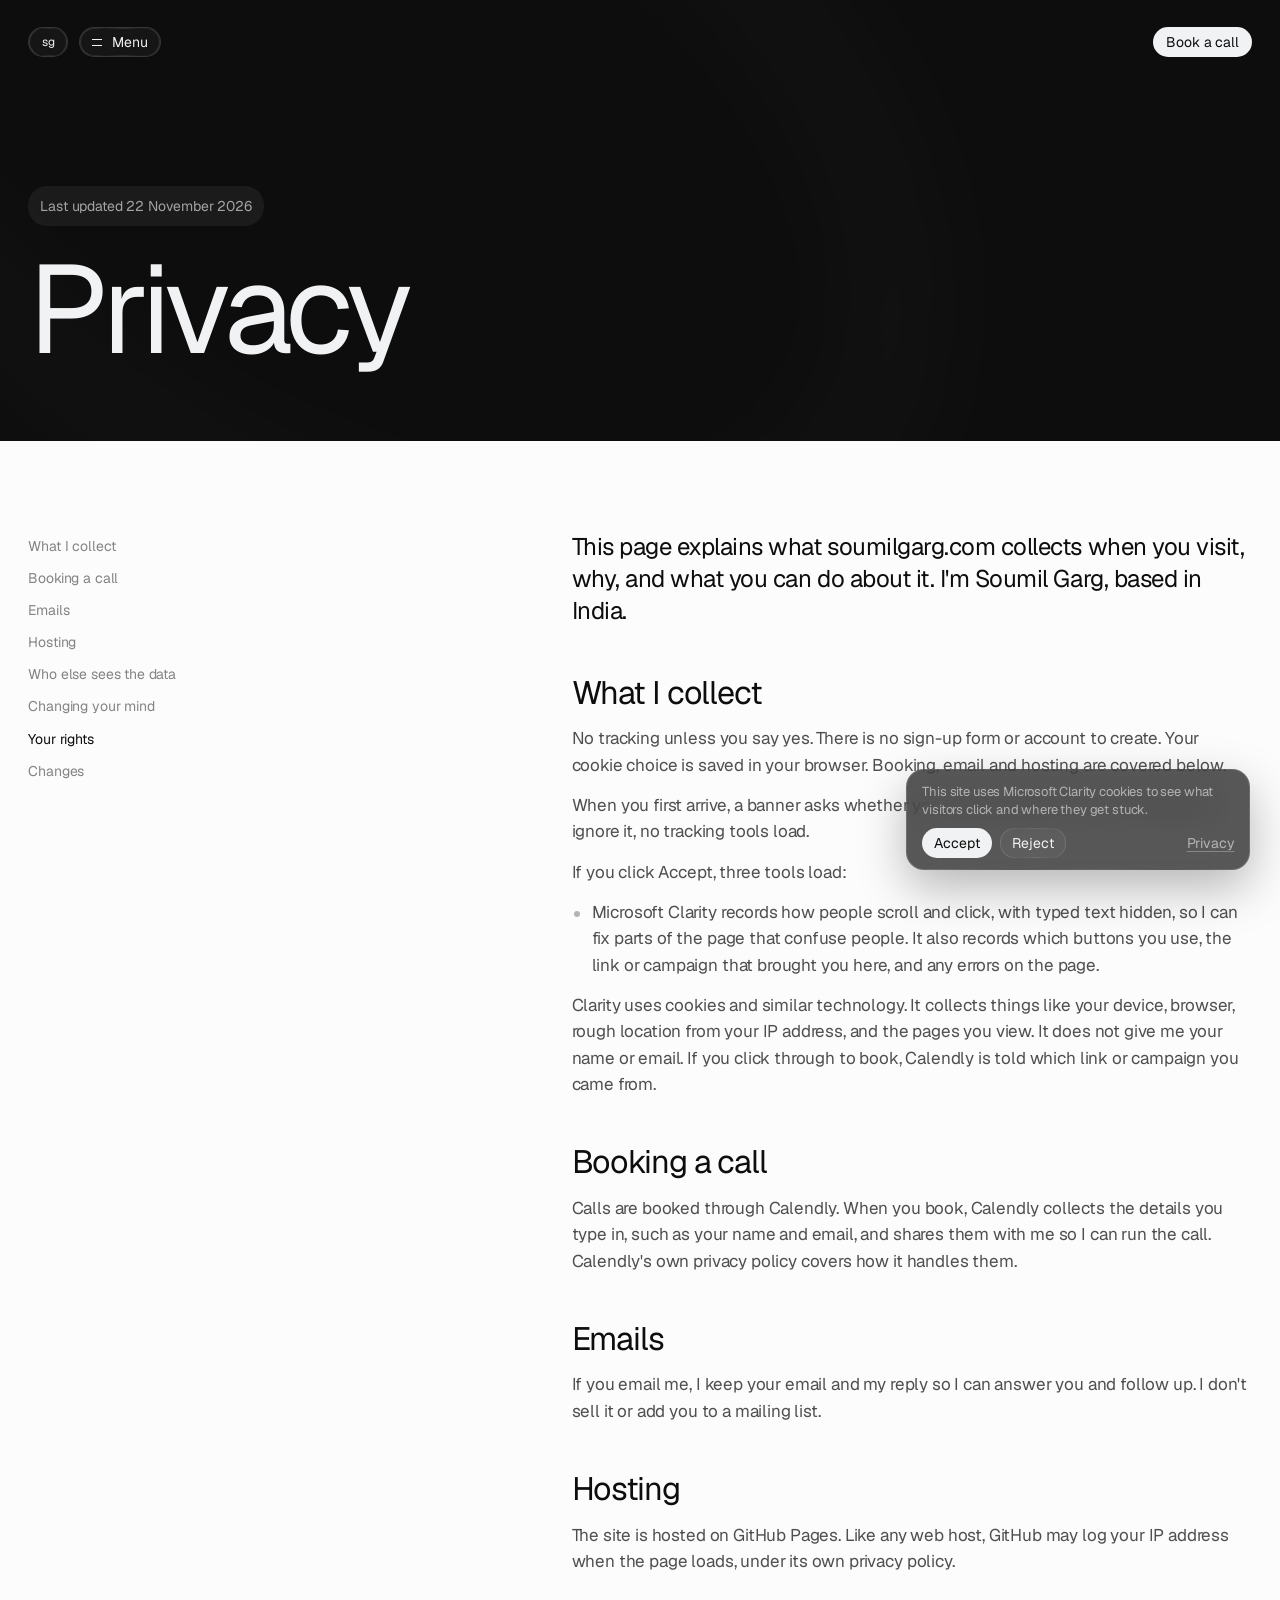
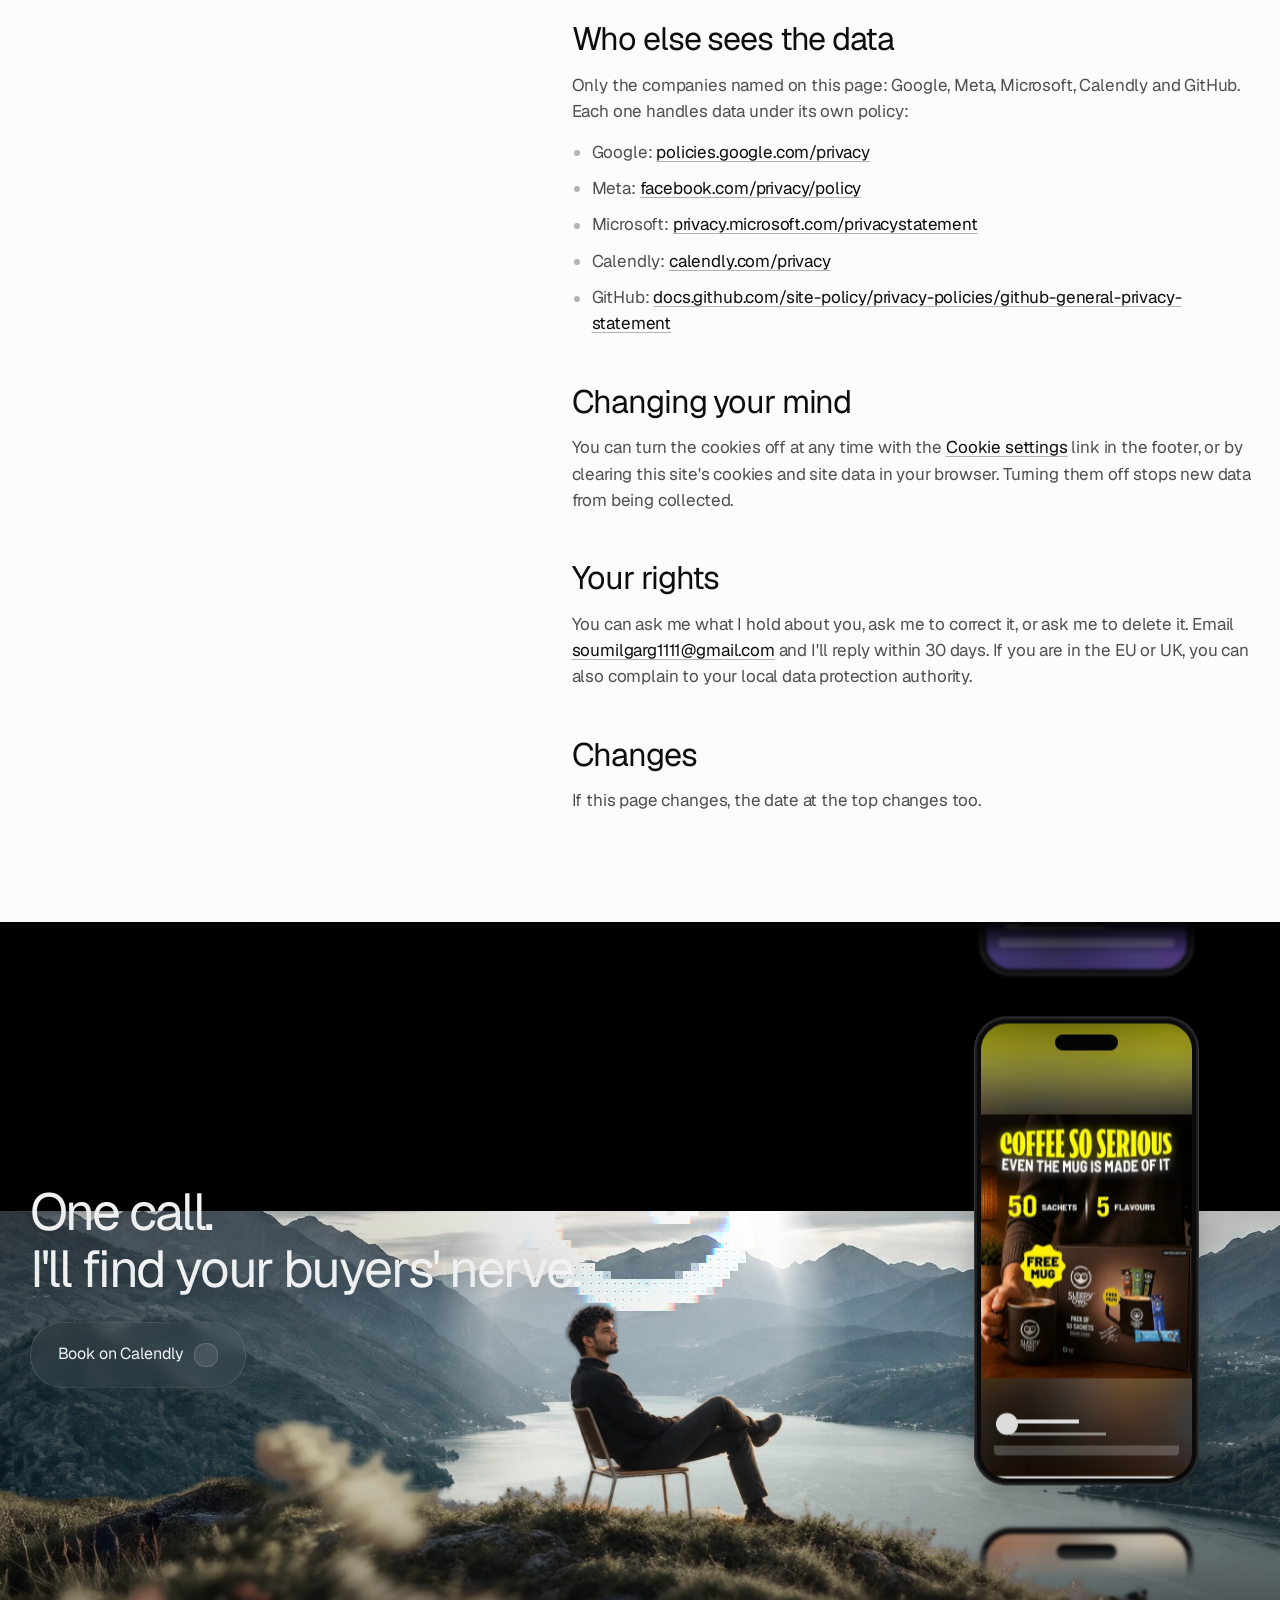
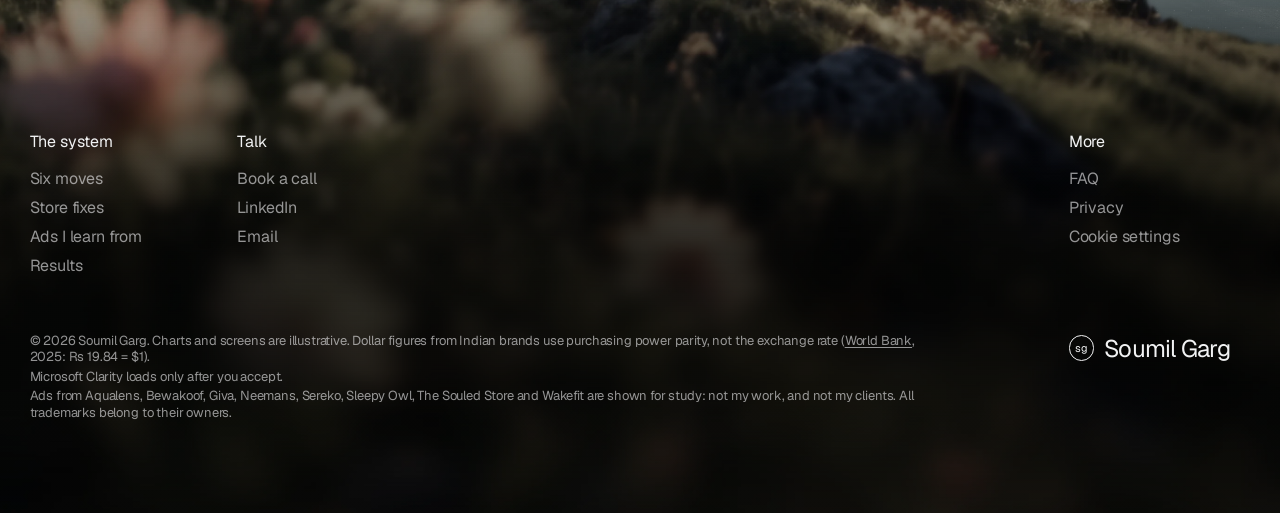
<file: privacy.html>
<!doctype html>
<html lang="en">
<head>
<meta charset="utf-8">
<meta name="viewport" content="width=device-width, initial-scale=1, viewport-fit=cover">
<title>Privacy · Soumil Garg</title>
<meta name="description" content="What soumilgarg.com collects when you visit, why, and what you can do about it.">
<meta name="theme-color" content="#0d0d0d">
<link rel="icon" href="/favicon.ico" sizes="48x48">
<link rel="icon" href="/favicon.png" type="image/png" sizes="96x96">
<link rel="apple-touch-icon" href="/apple-touch-icon.png">
<link rel="canonical" href="https://soumilgarg.com/privacy.html">
<link rel="preload" href="assets/fonts/Geist-Regular.woff2" as="font" type="font/woff2" crossorigin>
<link rel="stylesheet" href="css/app.css?v=96152a9e58" data-screens-css>
<script>document.documentElement.classList.add("js");try{var t=+sessionStorage.getItem("sg-tx");t&&Date.now()-t<8e3&&document.documentElement.classList.add("tx-enter")}catch{}</script>
<style>
  /* legal page: dark header band, one light reading column, the site footer */
  html{scrollbar-width:none;-ms-overflow-style:none}
  html::-webkit-scrollbar{width:0;height:0;display:none}
  ::selection{background:#dfe5f7;color:#0d0d0d}
  :focus-visible:not(input):not(textarea):not(select){outline:auto 10px #dfe5f7;outline-offset:5px;border-radius:5em}
  .skip{position:fixed;left:50%;top:8px;z-index:50;transform:translate(-50%,-140%);opacity:0;padding:8px 14px;border-radius:15px;background:#f1f2f3;color:#0d0d0d;font-size:14px;text-decoration:none;transition:opacity .15s cubic-bezier(.25,.46,.45,.94),transform .15s cubic-bezier(.25,.46,.45,.94)}
  .skip:focus{opacity:1;transform:translate(-50%,0)}
  .pv-hero{position:relative;background:var(--dark);color:#f1f2f3;padding:calc(10vh + 96px) var(--m) clamp(56px,8vh,96px);overflow:hidden}
  .pv-hero::after{content:"";position:absolute;left:-20%;top:-60%;width:90%;height:160%;border-radius:50%;border:2.6vw solid rgba(255,255,255,.05);
    transform:rotate(31deg);filter:blur(49px);pointer-events:none}
  .pv-updated{display:inline-flex;align-items:center;height:2.5rem;padding:0 .75rem;border-radius:1.1875rem;background:rgba(241,242,243,.06);
    font-size:14px;color:var(--mute);position:relative;z-index:1}
  .pv-title{position:relative;z-index:1;margin-top:24px;font-weight:400;font-size:clamp(64px,calc(3rem + 6vw),160px);line-height:.95;letter-spacing:-.06em}
  .pv-body{background:var(--page);color:var(--dark);padding:clamp(64px,10vh,120px) var(--m) clamp(80px,12vh,140px)}
  .pv-grid{display:grid;grid-template-columns:minmax(0,1fr) min(680px,100%);gap:var(--m);align-items:start}
  .pv-toc{position:sticky;top:calc(10vh + 24px);display:flex;flex-direction:column;gap:2px;font-size:14px}
  .pv-toc a{width:max-content;padding:6px 10px;margin-left:-10px;border-radius:12px;color:rgba(13,13,13,.5);text-decoration:none;
    transition:color .3s cubic-bezier(.215,.61,.355,1),background-color .3s cubic-bezier(.215,.61,.355,1)}
  .pv-toc a:hover{color:var(--dark);background:#10101008}
  .pv-toc a.is-current{color:var(--dark)}
  .pv-col{font-size:17px;line-height:1.55;color:rgba(13,13,13,.72)}
  .pv-col .lead{font-size:clamp(20px,1.1rem + .5vw,26px);line-height:1.35;letter-spacing:-.02em;color:var(--dark)}
  .pv-col section{padding-top:48px;scroll-margin-top:calc(10vh + 24px)}
  .pv-col h2{font-weight:400;font-size:clamp(26px,1.3rem + .9vw,34px);line-height:1.1;letter-spacing:-.035em;color:var(--dark);margin-bottom:14px}
  .pv-col p+p,.pv-col p+ul,.pv-col ul+p{margin-top:14px}
  .pv-col ul{list-style:none;display:grid;gap:10px}
  .pv-col li{position:relative;padding-left:20px}
  .pv-col li::before{content:"";position:absolute;left:2px;top:.68em;width:6px;height:6px;border-radius:50%;background:rgba(13,13,13,.3)}
  .pv-col a,.pv-inline{color:var(--dark);text-decoration:underline;text-underline-offset:3px;text-decoration-color:rgba(13,13,13,.3);
    transition:text-decoration-color .3s cubic-bezier(.215,.61,.355,1)}
  .pv-col a:hover,.pv-inline:hover{text-decoration-color:currentColor}
  .pv-inline{font:inherit;padding:0;background:none;border:0;cursor:pointer}
  .pv-todo{background:#f6efe2;border-radius:6px;padding:0 4px;color:var(--dark)}
  /* reveals (only with JS and motion allowed) */
  .js .pv-title .ch{display:inline-block;animation:pv-slide .55s cubic-bezier(.16,1,.3,1) backwards;animation-delay:calc(.15s + var(--i) * 30ms)}
  .js .pv-title{animation:pv-blur .35s linear backwards .15s}
  .js .pv-title .wm{display:inline-block;overflow:hidden;vertical-align:top;margin:-.14em -.06em;padding:.14em .06em}
  @keyframes pv-slide{from{transform:translateY(130%)}}
  @keyframes pv-blur{from{filter:blur(.08em)}}
  .js .pv-up{opacity:0;transform:translateY(40px);filter:blur(.5rem);transition:opacity 1.2s cubic-bezier(.215,.61,.355,1),transform 1.2s cubic-bezier(.215,.61,.355,1),filter 1.2s cubic-bezier(.215,.61,.355,1)}
  .js .pv-up.is-inview{opacity:1;transform:none;filter:none}
  @media (max-width:991px){ .pv-grid{grid-template-columns:1fr} .pv-toc{display:none} }
  @media (max-width:767px){
    .nav{padding:16px var(--m) 0}
    .pill-logo,.pill-menu{height:2.75rem;border-radius:1.3125rem}
    .pill-logo{width:2.75rem}
    .nav .pill-solid{height:2rem;border-radius:1rem}
    .pv-hero{padding-top:calc(84px + 64px)}
    .pv-col{font-size:16px}
  }
  @media (prefers-reduced-motion:reduce){
    .js .pv-title,.js .pv-title .ch{animation:none}
    .js .pv-up{opacity:1;transform:none;filter:none;transition:none}
  }
</style>
</head>
<body>
<a class="skip" href="#main">Skip to content</a>
<header class="nav" id="nav">
  <div class="nav-blur" aria-hidden="true"></div>
  <div class="nav-l">
    <a class="pill pill-logo" href="index.html" aria-label="Soumil Garg, home">sg</a>
    <button class="pill pill-menu" type="button" aria-label="Menu"><i class="menu-icon" aria-hidden="true"></i><span>Menu</span></button>
  </div>
  <div class="nav-r">
    <a class="pill pill-solid" href="https://calendly.com/soumilgarg0888/new-meeting" target="_blank" rel="noopener">Book a call</a>
  </div>
</header>
<nav class="wf-menu" id="navMenu" aria-label="Site menu" data-lenis-prevent inert>
  <ul class="wf-menu-pri">
    <li class="wf-menu-item" style="--ii:0"><a class="wf-menu-link" href="index.html" data-tr-menu>Home</a></li>
    <li class="wf-menu-item" style="--ii:1"><a class="wf-menu-link" href="index.html#system" data-tr-menu>The Nerve System</a></li>
    <li class="wf-menu-item" style="--ii:2"><a class="wf-menu-link" href="index.html#store-fixes" data-tr-menu>Store fixes</a></li>
    <li class="wf-menu-item" style="--ii:3"><a class="wf-menu-link" href="index.html#winning-ads" data-tr-menu>Ads I learn from</a></li>
    <li class="wf-menu-item" style="--ii:4"><a class="wf-menu-link" href="index.html#results" data-tr-menu>Results</a></li>
    <li class="wf-menu-item" style="--ii:5"><a class="wf-menu-link" href="index.html#faq" data-tr-menu>FAQ</a></li>
    <li class="wf-menu-item" style="--ii:6"><a class="wf-menu-link" href="https://calendly.com/soumilgarg0888/new-meeting" target="_blank" rel="noopener" data-tr-menu>Book a call</a></li>
  </ul>
  <ul class="wf-menu-sec">
    <li class="wf-menu-sitem"><a href="https://www.linkedin.com/in/soumil-garg" target="_blank" rel="noopener">LinkedIn</a></li>
    <li class="wf-menu-sitem"><a href="mailto:soumilgarg1111@gmail.com">Email</a></li>
  </ul>
</nav>
  <svg class="wf-defs" aria-hidden="true" focusable="false" width="0" height="0">
    <symbol id="wf-i-arrow" viewBox="0 0 12 12"><path d="M2.25 6h7.5M6.6 2.85 9.75 6 6.6 9.15" fill="none" stroke="currentColor" stroke-width="1.15" stroke-linecap="round" stroke-linejoin="round"/></symbol>
    <symbol id="wf-i-note" viewBox="0 0 12 12"><path d="M6 2v8M2.54 4 9.46 8M2.54 8 9.46 4" fill="none" stroke="currentColor" stroke-width="1.1" stroke-linecap="round"/></symbol>
    <symbol id="wf-i-play" viewBox="0 0 16 16"><path d="M5.2 3.6v8.8a.5.5 0 0 0 .76.43l7.04-4.4a.5.5 0 0 0 0-.86L5.96 3.17a.5.5 0 0 0-.76.43Z" fill="currentColor"/></symbol>
    <symbol id="wf-i-pause" viewBox="0 0 16 16"><path d="M5 3.5v9M11 3.5v9" stroke="currentColor" stroke-width="1.6" stroke-linecap="round"/></symbol>
    <symbol id="wf-i-sound" viewBox="0 0 16 16"><path d="M2.5 6.2h2.2L8 3.4v9.2L4.7 9.8H2.5Z" fill="none" stroke="currentColor" stroke-width="1.2" stroke-linejoin="round"/><path d="M10.6 5.6a3.3 3.3 0 0 1 0 4.8M12.4 4a5.6 5.6 0 0 1 0 8" fill="none" stroke="currentColor" stroke-width="1.2" stroke-linecap="round"/></symbol>
    <symbol id="wf-i-muted" viewBox="0 0 16 16"><path d="M2.5 6.2h2.2L8 3.4v9.2L4.7 9.8H2.5Z" fill="none" stroke="currentColor" stroke-width="1.2" stroke-linejoin="round"/><path d="m10.5 6 3.6 4M14.1 6l-3.6 4" stroke="currentColor" stroke-width="1.2" stroke-linecap="round"/></symbol>
    <symbol id="wf-i-chev" viewBox="0 0 16 16"><path d="M9.8 3.8 5.6 8l4.2 4.2" fill="none" stroke="currentColor" stroke-width="1.3" stroke-linecap="round" stroke-linejoin="round"/></symbol>
  </svg>
<main id="main" tabindex="-1">
  <section class="pv-hero" data-theme="dark">
    <span class="pv-updated">Last updated 22 November 2026</span>
    <h1 class="pv-title" id="pvTitle">Privacy</h1>
  </section>
  <article class="pv-body" data-theme="light">
    <div class="pv-grid">
      <nav class="pv-toc" aria-label="Sections">
        <a href="#collect">What I collect</a>
        <a href="#booking">Booking a call</a>
        <a href="#emails">Emails</a>
        <a href="#hosting">Hosting</a>
        <a href="#who">Who else sees the data</a>
        <a href="#change">Changing your mind</a>
        <a href="#rights">Your rights</a>
        <a href="#changes">Changes</a>
      </nav>
      <div class="pv-col">
        <p class="lead pv-up">This page explains what soumilgarg.com collects when you visit, why, and what you can do about it. I'm Soumil Garg, based in India.</p>
        <section id="collect" class="pv-up">
          <h2>What I collect</h2>
          <p>No tracking unless you say yes. There is no sign-up form or account to create. Your cookie choice is saved in your browser. Booking, email and hosting are covered below.</p>
          <p>When you first arrive, a banner asks whether you accept cookies. If you click Reject or ignore it, no tracking tools load.</p>
          <p>If you click Accept, three tools load:</p>
          <ul>
            <li>Microsoft Clarity records how people scroll and click, with typed text hidden, so I can fix parts of the page that confuse people. It also records which buttons you use, the link or campaign that brought you here, and any errors on the page.</li>
          </ul>
          <p>Clarity uses cookies and similar technology. It collects things like your device, browser, rough location from your IP address, and the pages you view. It does not give me your name or email. If you click through to book, Calendly is told which link or campaign you came from.</p>
        </section>
        <section id="booking" class="pv-up">
          <h2>Booking a call</h2>
          <p>Calls are booked through Calendly. When you book, Calendly collects the details you type in, such as your name and email, and shares them with me so I can run the call. Calendly's own privacy policy covers how it handles them.</p>
        </section>
        <section id="emails" class="pv-up">
          <h2>Emails</h2>
          <p>If you email me, I keep your email and my reply so I can answer you and follow up. I don't sell it or add you to a mailing list.</p>
        </section>
        <section id="hosting" class="pv-up">
          <h2>Hosting</h2>
          <p>The site is hosted on GitHub Pages. Like any web host, GitHub may log your IP address when the page loads, under its own privacy policy.</p>
        </section>
        <section id="who" class="pv-up">
          <h2>Who else sees the data</h2>
          <p>Only the companies named on this page: Google, Meta, Microsoft, Calendly and GitHub. Each one handles data under its own policy:</p>
          <ul>
            <li>Google: <a href="https://policies.google.com/privacy" target="_blank" rel="noopener">policies.google.com/privacy</a></li>
            <li>Meta: <a href="https://www.facebook.com/privacy/policy" target="_blank" rel="noopener">facebook.com/privacy/policy</a></li>
            <li>Microsoft: <a href="https://privacy.microsoft.com/privacystatement" target="_blank" rel="noopener">privacy.microsoft.com/privacystatement</a></li>
            <li>Calendly: <a href="https://calendly.com/privacy" target="_blank" rel="noopener">calendly.com/privacy</a></li>
            <li>GitHub: <a href="https://docs.github.com/site-policy/privacy-policies/github-general-privacy-statement" target="_blank" rel="noopener">docs.github.com/site-policy/privacy-policies/github-general-privacy-statement</a></li>
          </ul>
        </section>
        <section id="change" class="pv-up">
          <h2>Changing your mind</h2>
          <p>You can turn the cookies off at any time with the <button type="button" class="pv-inline" data-cookie-settings>Cookie settings</button> link in the footer, or by clearing this site's cookies and site data in your browser. Turning them off stops new data from being collected.</p>
        </section>
        <section id="rights" class="pv-up">
          <h2>Your rights</h2>
          <p>You can ask me what I hold about you, ask me to correct it, or ask me to delete it. Email <a href="mailto:soumilgarg1111@gmail.com">soumilgarg1111@gmail.com</a> and I'll reply within 30 days. If you are in the EU or UK, you can also complain to your local data protection authority.</p>
        </section>
        <section id="changes" class="pv-up">
          <h2>Changes</h2>
          <p>If this page changes, the date at the top changes too.</p>
        </section>
      </div>
    </div>
  </article>
  <footer class="footer wf-foot" id="footer" data-theme="dark">
    <div class="wf-foot-scene" aria-hidden="true" data-gl-scene="footer">
      <canvas class="wf-scene-gl"></canvas>
      <div class="wf-scene-shade"></div>
    </div>
    <div class="wf-foot-phones" aria-hidden="true">
      <div class="wf-ph-track">
        <div class="wf-ph"><div class="wf-ph-scr"><i class="wf-ph-bg" style="background-image:url(assets/ads/picks/sleepy_owl_coffee_926592760393383_bg.jpg)"></i><img src="assets/ads/picks/sleepy_owl_coffee_926592760393383_sm.webp" alt="" width="432" height="540" loading="lazy" decoding="async"><span class="wf-ph-ui"></span></div></div>
        <div class="wf-ph"><div class="wf-ph-scr"><i class="wf-ph-bg" style="background-image:url(assets/ads/picks/giva_1317925740231727_bg.jpg)"></i><img src="assets/ads/picks/giva_1317925740231727_sm.webp" alt="" width="432" height="540" loading="lazy" decoding="async"><span class="wf-ph-ui"></span></div></div>
        <div class="wf-ph"><div class="wf-ph-scr"><i class="wf-ph-bg" style="background-image:url(assets/ads/picks/the_souled_store_1420998273216879_bg.jpg)"></i><img src="assets/ads/picks/the_souled_store_1420998273216879_sm.webp" alt="" width="432" height="540" loading="lazy" decoding="async"><span class="wf-ph-ui"></span></div></div>
        <div class="wf-ph"><div class="wf-ph-scr"><i class="wf-ph-bg" style="background-image:url(assets/ads/picks/neemans_1809156937117006_bg.jpg)"></i><img src="assets/ads/picks/neemans_1809156937117006_sm.webp" alt="" width="432" height="540" loading="lazy" decoding="async"><span class="wf-ph-ui"></span></div></div>
        <div class="wf-ph"><div class="wf-ph-scr"><i class="wf-ph-bg" style="background-image:url(assets/ads/picks/wakefit_1255301093350351_bg.jpg)"></i><img src="assets/ads/picks/wakefit_1255301093350351_sm.webp" alt="" width="432" height="540" loading="lazy" decoding="async"><span class="wf-ph-ui"></span></div></div>
      </div>
    </div>
    <div class="wf-foot-lock">
      <h2 class="wf-h3 wf-foot-title" data-reveal="chars" data-scroll>One call.<br> I'll find your buyers' nerve.</h2>
      <a class="btn btn--l btn--ghost on-dark" href="https://calendly.com/soumilgarg0888/new-meeting" target="_blank" rel="noopener"><span class="btn-icon is-hover" aria-hidden="true"><svg><use href="index.html#wf-i-arrow"/></svg></span><span class="btn-text" data-roll="chars">Book on Calendly</span><span class="btn-icon is-default" aria-hidden="true"><svg><use href="index.html#wf-i-arrow"/></svg></span></a>
    </div>
    <div class="wf-foot-base">
      <nav class="wf-foot-cols" aria-label="Footer">
        <div class="wf-foot-col"><p class="wf-foot-h">The system</p><a class="wf-foot-link" href="index.html#moves">Six moves</a><a class="wf-foot-link" href="index.html#store-fixes">Store fixes</a><a class="wf-foot-link" href="index.html#winning-ads">Ads I learn from</a><a class="wf-foot-link" href="index.html#results">Results</a></div>
        <div class="wf-foot-col"><p class="wf-foot-h">Talk</p><a class="wf-foot-link" href="https://calendly.com/soumilgarg0888/new-meeting" target="_blank" rel="noopener">Book a call</a><a class="wf-foot-link" href="https://www.linkedin.com/in/soumil-garg" target="_blank" rel="noopener">LinkedIn</a><a class="wf-foot-link" href="mailto:soumilgarg1111@gmail.com">Email</a></div>
        <div class="wf-foot-col wf-foot-more"><p class="wf-foot-h">More</p><a class="wf-foot-link" href="index.html#faq">FAQ</a><a class="wf-foot-link" href="privacy.html" aria-current="page">Privacy</a><a class="wf-foot-link" href="#cookie-settings" data-cookie-settings>Cookie settings</a></div>
      </nav>
      <div class="wf-foot-legal">
        <p>© 2026 Soumil Garg. Charts and screens are illustrative. Dollar figures from Indian brands use purchasing power parity, not the exchange rate (<a href="https://data.worldbank.org/indicator/PA.NUS.PRVT.PP?locations=IN" target="_blank" rel="noopener">World Bank</a>, 2025: Rs 19.84 = $1).</p>
        <p>Microsoft Clarity loads only after you accept.</p>
        <p>Ads from Aqualens, Bewakoof, Giva, Neemans, Sereko, Sleepy Owl, The Souled Store and Wakefit are shown for study: not my work, and not my clients. All trademarks belong to their owners.</p>
      </div>
      <a class="wf-foot-mark" href="index.html" aria-label="Soumil Garg, back to top"><span class="wf-foot-sg" aria-hidden="true">sg</span><span>Soumil Garg</span></a>
    </div>
  </footer>
</main>
<script src="js/vendor.js?v=2214d90312"></script><script type="module" src="js/privacy.js?v=4e38b6b558"></script>
</body>
</html>
</file>
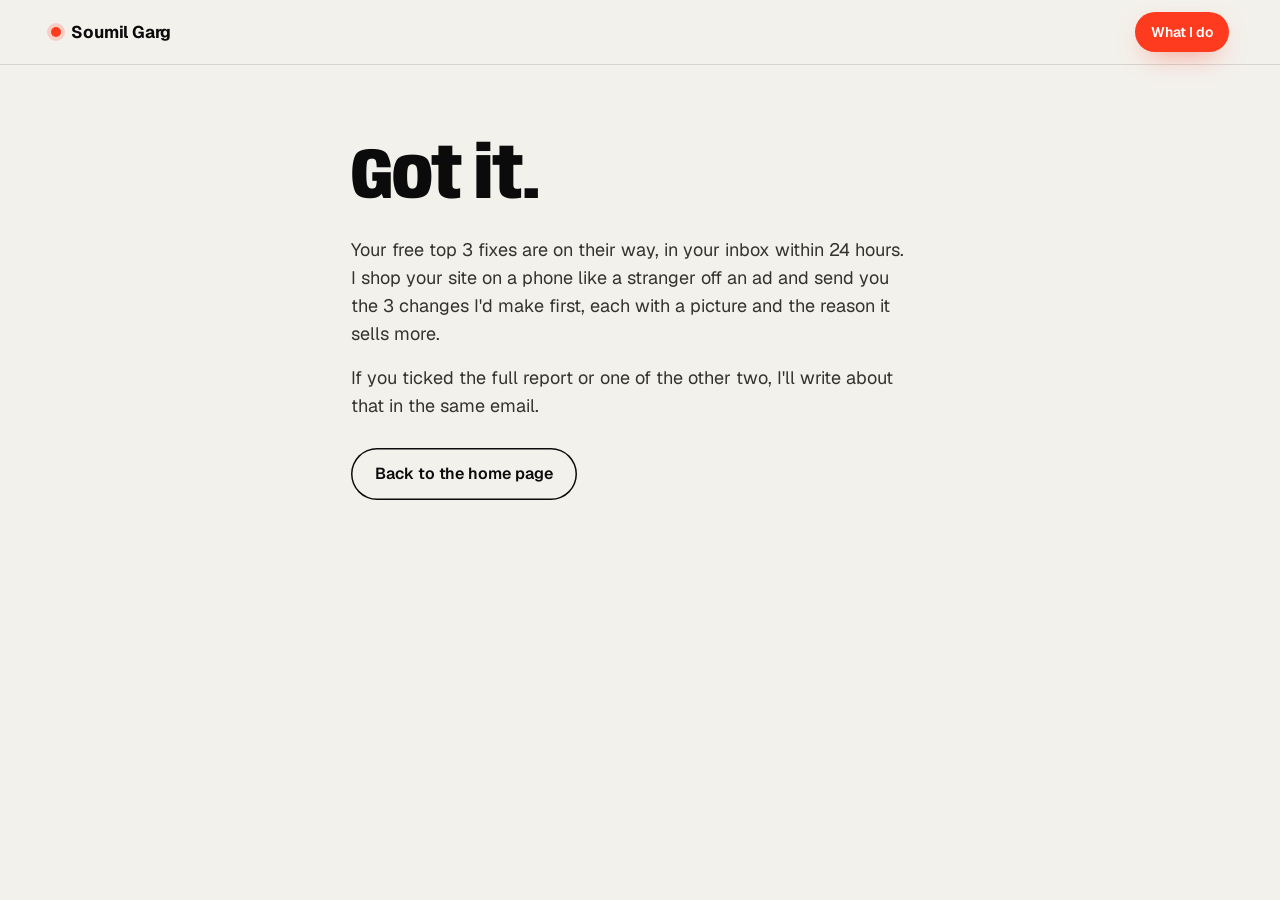
<file: sent.html>
<!doctype html>
<html lang="en">
<head>
<meta charset="utf-8">
<meta name="viewport" content="width=device-width, initial-scale=1, viewport-fit=cover">
<title>Got it | Soumil Garg</title>
<meta name="robots" content="noindex">
<meta name="theme-color" content="#f3f1ec">
<link rel="icon" href="favicon.svg" type="image/svg+xml">
<link rel="stylesheet" href="css/v7.css?v=9">
</head>
<body>
<a class="skip" href="#main">Skip to content</a>
<header class="nav solid"><a class="nav-name" href="/"><span class="nav-dot" aria-hidden="true"></span>Soumil Garg</a><div class="nav-r" style="margin-left:auto"><a class="btn red sm" href="/#what">What I do</a></div></header>
<main id="main" class="plain">
  <h1>Got it.</h1>
  <p>Your free top 3 fixes are on their way, in your inbox within 24 hours. I shop your site on a phone like a stranger off an ad and send you the 3 changes I'd make first, each with a picture and the reason it sells more.</p>
  <p>If you ticked the full report or one of the other two, I'll write about that in the same email.</p>
  <a class="btn ghost" href="/">Back to the home page</a>
</main>
</body>
</html>
</file>
<file: css/app.css>
html.lenis,html.lenis body{height:auto}.lenis:not(.lenis-autoToggle).lenis-stopped{overflow:clip}.lenis [data-lenis-prevent],.lenis [data-lenis-prevent-wheel],.lenis [data-lenis-prevent-touch],.lenis [data-lenis-prevent-vertical],.lenis [data-lenis-prevent-horizontal]{overscroll-behavior:contain}.lenis.lenis-smooth iframe{pointer-events:none}.lenis.lenis-autoToggle{transition-property:overflow;transition-duration:1ms;transition-behavior:allow-discrete}@font-face{font-family:Geist;src:url(../assets/fonts/Geist-Regular.woff2) format("woff2");font-weight:400;font-style:normal;font-display:swap}:root{--dark:#0d0d0d;--light:#f1f2f3;--page:#fcfcfc;--green:#3cbe69;--glass:#181818e6;--bd:#00000014;--bd2:#00000026;--peach:#EAB17B;--line:rgba(255,255,255,.14);--mute:rgba(255,255,255,.6);--m:clamp(1rem,2.222vw,2rem);--r-lg:1.5625rem;--ease:cubic-bezier(.215,.61,.355,1);color-scheme:dark}*{box-sizing:border-box;margin:0;padding:0}html{background:var(--dark);font-size:max(16px,calc(100vw / 105))}body{background:var(--dark);color:#fff;font-family:Geist,system-ui,sans-serif;font-weight:400;font-synthesis:none;font-size:1rem;line-height:1.3;letter-spacing:-.01em;-webkit-font-smoothing:antialiased;overflow-x:clip}a{color:inherit}button{font:inherit;color:inherit;background:none;border:0;cursor:pointer}img{display:block;max-width:100%}.pill{display:inline-flex;align-items:center;gap:.5rem;height:1.875rem;padding:0 .75rem;border-radius:.9375rem;font-size:.875rem;line-height:1;color:#fff;text-decoration:none;white-space:nowrap;background:#ffffff12;border:1px solid var(--line);-webkit-backdrop-filter:blur(.625rem);backdrop-filter:blur(.625rem)}.pill i{font-style:normal;display:inline-grid;place-items:center;width:1.25rem;height:1.25rem;border-radius:50%;border:1px solid currentColor;font-size:.6875rem;opacity:.8}.pill-solid{background:var(--light);color:var(--dark);border-color:transparent}.pill-dark{background:var(--dark);color:#fff;border-color:transparent;height:2.5rem;padding:0 1.125rem;border-radius:1.25rem}.pill-lg{height:3rem;padding:0 1.375rem;border-radius:1.5rem;font-size:1rem}.chip{display:inline-flex;align-items:center;font-size:.8125rem;padding:.3125rem .5625rem;border-radius:.625rem;border:1px solid var(--bd2);color:#000000b3;width:max-content}@font-face{font-family:EB Garamond;src:url(../assets/fonts/EBGaramond-400-sub.woff2) format("woff2");font-weight:400;font-style:normal;font-display:block}#loader{position:fixed;inset:0;z-index:20;display:grid;place-items:center;pointer-events:none;--rest:clamp(1.625rem,1.983vw,1.875rem);--k:2.2}.loader-inner{display:flex;flex-direction:column;align-items:center}.loader-mark{--pad:.5em;--in:0;padding:var(--pad);margin:calc(-1 * var(--pad));font:400 calc(var(--rest) * var(--k))/1 "EB Garamond",Georgia,"Times New Roman",serif;letter-spacing:0;color:#f6f1e9f5;text-shadow:0 1px .625rem rgba(0,0,0,.35);white-space:nowrap;transform-origin:left center}.loader-line{--pad:.5em;--in:0;padding:var(--pad);margin:calc(.875rem - var(--pad)) calc(-1 * var(--pad)) calc(-1 * var(--pad));font-size:.875rem;line-height:1.3;color:var(--mute);white-space:nowrap}.loader-mark,.loader-line{position:relative;overflow:hidden}.lw-cover{position:absolute;inset:0;background:#0d0d0d;will-change:transform;pointer-events:none}@media(max-width:599px){#loader{--rest:1.625rem;--k:1.6}}.nav{position:fixed;top:0;left:0;right:0;z-index:10;height:10vh;min-height:5.25rem;display:flex;justify-content:space-between;align-items:flex-start;padding:1.6875rem var(--m) 0}.nav-blur{display:none;position:absolute;left:0;right:0;top:0;height:4.25rem;z-index:-1;pointer-events:none;will-change:transform;--blur-step:25%}.nav-blur>*{position:absolute;inset:0;pointer-events:none;-webkit-backdrop-filter:blur(var(--blur,0));backdrop-filter:blur(var(--blur,0));--start:calc(var(--index,0) * var(--blur-step));-webkit-mask-image:linear-gradient(to top,transparent var(--start),#000 calc(var(--start) + var(--blur-step)),#000 calc(var(--start) + var(--blur-step) * 2),transparent calc(var(--start) + var(--blur-step) * 3));mask-image:linear-gradient(to top,transparent var(--start),#000 calc(var(--start) + var(--blur-step)),#000 calc(var(--start) + var(--blur-step) * 2),transparent calc(var(--start) + var(--blur-step) * 3))}.nav-blur>:nth-child(1){--index:0;--blur:.05rem}.nav-blur>:nth-child(2){--index:1;--blur:.1rem}.nav-blur>:nth-child(3){--index:2;--blur:.125rem}.nav-blur>:nth-child(4){--index:3;--blur:.175rem}.nav-l,.nav-r{display:flex;gap:.6875rem;align-items:center}.pill-logo{width:2.5rem;padding:0;justify-content:center;font-size:.75rem;letter-spacing:0}.pill-menu{gap:.5rem}.pill .menu-icon{position:relative;width:.75rem;height:.5rem;border:0;border-top:1px solid currentColor;border-bottom:1px solid currentColor;border-radius:0;opacity:1}.notice{display:inline-flex;align-items:center;gap:.5rem;font-size:.8125rem;color:var(--mute);margin-right:1.75rem}.notice-icon{display:inline-grid;place-items:center;width:1.375rem;height:1.375rem;border-radius:50%;border:1px solid var(--line);font-style:normal;font-size:.8125rem}.nav.is-light .pill:not(.pill-solid){color:var(--dark);background:#0000000a;border-color:var(--bd2)}.nav.is-light .notice{color:#0d0d0d99}.nav.is-light .notice-icon{border-color:var(--bd2)}.nav.is-light .pill-solid{background:var(--dark);color:#fff}html.loading .nav,html.loading .rail,html.loading [data-intro]{opacity:0;visibility:hidden}.rail{position:fixed;z-index:9;right:calc(2.5vw - .75rem);top:50%;height:7.125rem;width:1.25rem;display:flex;flex-direction:column;align-items:flex-end;justify-content:space-between;padding:0 .1875rem;border-radius:.625rem;--ap:cubic-bezier(.5,0,0,1);transform:translateY(calc(-100% + 46.2222vh)) scale(1);transition:transform 1.2s var(--ap),background-color .45s var(--ap),-webkit-backdrop-filter .45s var(--ap),backdrop-filter .45s var(--ap),padding .6s var(--ap),height .6s var(--ap),opacity .4s linear}.rail i{position:relative;display:block;flex:none;width:.875rem;height:.1875rem;border-radius:1px;background:#f1f2f31a;overflow:hidden;transition:background-color .45s var(--ap),width .6s var(--ap),height .6s var(--ap),border-radius .6s var(--ap)}.rail:not(.is-expanded){height:5.625rem;width:1.375rem;padding:0 .5rem 0 0;transform:translateY(calc(-100% + 46.2222vh - .75rem)) scale(1)}.rail i.is-active{background:#f1f2f3;box-shadow:none;filter:none}.rail i:after{content:"";position:absolute;inset:0;background:#0d0d0d;transform-origin:50% 0;transform:scaleY(var(--fill,.29)) scaleY(0);transition:transform .3s var(--ap)}.rail.is-expanded{transform:translateY(-50%) scale(1);background:#10101008;-webkit-backdrop-filter:blur(1rem);backdrop-filter:blur(1rem);align-items:center;padding:.75rem 0}.rail.is-expanded i,.rail.is-expanded i.is-active{width:.25rem;height:.25rem;border-radius:1px;background:color-mix(in srgb,#0d0d0d 12%,transparent);transition-delay:0s}.rail.is-expanded i:last-child{height:2.5625rem;transition:background-color .45s var(--ap),width .6s var(--ap),height .45s var(--ap) .45s}.rail.is-expanded i:last-child:after{transform:scaleY(var(--fill,.29)) scale(1);transition:transform .45s var(--ap) .45s}.rail.is-expanded.is-on-dark{background:#f1f2f32e}.rail.is-hidden,.rail.is-past{transform:translateY(-50%) scale(0);transition:transform .3s cubic-bezier(.4,1.65,.3,1),opacity .3s linear;pointer-events:none}.rail:not(.is-expanded).is-hidden{transform:translateY(calc(-100% + 46.2222vh - .75rem)) scale(0)}.dark-run{position:relative}.gl-wrap{position:absolute;inset:0;z-index:0;pointer-events:none}#gl{position:sticky;top:0;display:block;width:100%;height:100vh}.hero,.steps{position:relative;z-index:1}.hero{height:190vh}.steps{height:720vh;height:720svh}.hero-sticky,.steps-sticky{position:sticky;top:0;height:100vh;height:100svh;overflow:hidden}.hero-ellipse{position:absolute;left:-13.5%;top:-40.3%;width:128.3%;height:190%;border-radius:50%;border:2.6vw solid rgba(255,255,255,.08);transform:rotate(31deg);filter:blur(3.0625rem);pointer-events:none}.hero-fallback{display:none}.hero-copy{position:absolute;left:var(--m);top:15.78%;width:23.33%;min-width:21.25rem}.chips{overflow:hidden;width:17rem;height:1.375rem;-webkit-mask-image:linear-gradient(90deg,transparent,#000 15%,#000 85%,transparent);mask-image:linear-gradient(90deg,transparent,#000 15%,#000 85%,transparent)}.chips-track{display:flex;gap:.375rem;width:max-content;animation:marquee var(--mq-dur,30s) linear infinite reverse}.chips span{display:inline-flex;align-items:center;height:1.375rem;font-size:.8125rem;line-height:1;padding:0 .5625rem;border-radius:.625rem;background:#f1f2f30a;color:#f1f2f399;white-space:nowrap;text-transform:uppercase;transform:scale(0);transform-origin:50% 100%;transition:transform 1.2s cubic-bezier(.5,0,0,1)}html.is-ready .chips span{transform:scale(1)}@keyframes marquee{to{transform:translate(-50%)}}.anim-off,.anim-off *{animation-play-state:paused!important}.hero-head{margin-top:1.5rem;font-weight:400;font-size:2rem;line-height:2.2375rem;letter-spacing:-1.28px}.hero-sub{margin-top:1.375rem;font-size:1.125rem;line-height:1.3;color:var(--mute);max-width:16.375rem}.hero-name{position:absolute;left:2rem;right:var(--m);bottom:calc(var(--m) + 1px);display:flex;align-items:center;gap:clamp(1rem,2vw,2rem)}.giant{position:relative;top:-.08em;font-size:clamp(5.75rem,calc(4.6357rem + 4.5714vw),8.75rem);line-height:1;letter-spacing:-.06em;white-space:nowrap}.pill-big{position:relative;height:clamp(3.5rem,9.33vh,5.25rem);padding:0 clamp(1.25rem,2vw,1.875rem) 0 2.125rem;border-radius:62.4375rem;font-size:1rem;gap:.875rem}.pill-big i{width:1.75rem;height:1.75rem}.pill-big .btn-text{transition:transform .45s cubic-bezier(.19,1,.22,1)}.pill-big:before{content:"\2192";position:absolute;left:2.125rem;top:50%;width:1.75rem;height:1.75rem;display:grid;place-items:center;border-radius:50%;border:1px solid currentColor;font-size:.6875rem;opacity:.8;transform:translateY(-50%) scale(0);transition:transform .3s cubic-bezier(.215,.61,.355,1);pointer-events:none}html.desktop .hero .hero-name .pill-big:hover:before{transform:translateY(-50%) scale(1)}html.desktop .hero .hero-name .pill-big:hover i{transform:scale(0);transition:transform .3s cubic-bezier(.215,.61,.355,1)}html.desktop .hero .hero-name .pill-big:hover .btn-text{transform:translate3d(2.125rem,0,0)}.hero-name .pill-big:focus-visible{outline:.125rem solid #3cbe69;outline-offset:.125rem}.giant .gc{display:inline-block;transform:translateY(130%)}.giant .gw{display:inline-block;overflow:clip;margin:-.14em -.06em;padding:.14em .06em;vertical-align:top}.giant.is-revealing .gc{animation:tr-slide .55s cubic-bezier(.16,1,.3,1) calc(var(--i) * var(--st,26ms)) backwards;transform:none}.giant.is-revealing{animation:tr-blur .35s linear backwards}@keyframes tr-slide{0%{transform:translateY(130%)}to{transform:none}}@keyframes tr-blur{0%{filter:blur(.08em)}to{filter:blur(0)}}.steps-video{position:absolute;inset:0;width:100%;height:100%;object-fit:cover;z-index:0}.step-block{position:absolute;inset:0;pointer-events:none}.step-pills{position:absolute;left:var(--m);top:calc(82.2% - .1875rem);display:flex;flex-direction:column;align-items:flex-start;gap:.5rem;transition:transform .6s var(--ease)}.step-pill{display:inline-flex;align-items:center;height:2rem;padding:0 1rem;border-radius:.9375rem;font-size:.875rem;color:var(--mute);border:1px solid rgba(255,255,255,.07);background:#f1f2f30a;transition:height .4s var(--ease),border-radius .4s,background .3s,border-color .3s,color .3s}.step-pill.is-active{height:3.25rem;padding:0 1.5rem;border-radius:1.5625rem;background:#2828288c;border-color:var(--line);color:#fff;-webkit-backdrop-filter:blur(.625rem);backdrop-filter:blur(.625rem)}.step-copy{position:absolute;left:11.2%;top:calc(82.2% - .1875rem);width:33%;min-width:21.25rem}.step-title{font-weight:400;font-size:clamp(1.75rem,calc(1.1rem + 2.6667vw),3.5rem);line-height:1.1;letter-spacing:-.05em;white-space:nowrap}.step-sub{margin-top:1.125rem;max-width:37ch;font-size:clamp(1rem,calc(.9536rem + .1905vw),1.125rem);line-height:1.2;letter-spacing:-.02em;color:var(--mute)}.ph-note,.step-note{display:none}.phone-wrap{position:absolute;left:67%;top:50%;width:18.75rem;height:38.75rem;margin:-310px 0 0 -150px;opacity:0;will-change:transform,opacity}.phone{position:absolute;inset:0;border-radius:2.875rem;background:#050505;border:.5625rem solid #151517;box-shadow:inset 0 0 0 1px #ffffff14;overflow:hidden}.island{position:absolute;top:.625rem;left:50%;width:6rem;height:1.625rem;margin-left:-48px;background:#000;border-radius:1.25rem;z-index:3}.feed{position:absolute;inset:0}.feed .slot{position:absolute;inset:0;background:#000;transform:translateY(100%);visibility:hidden}.feed .slot.is-on{transform:none;visibility:visible;transition:transform .7s var(--ease)}.feed .slot.is-out{transform:translateY(-100%);visibility:visible;transition:transform .7s var(--ease)}.feed img,.feed video{width:100%;height:100%;object-fit:cover}.reel-ui{position:absolute;left:.875rem;bottom:1.125rem;z-index:3;display:flex;flex-direction:column;font-size:.6875rem;color:#fffc;text-shadow:0 1px .375rem rgba(0,0,0,.8)}.reel-ui b{font-size:.875rem;font-weight:400;color:#fff}.win{position:absolute;width:10.375rem;padding:.875rem 1rem;border-radius:1.25rem;background:#1e1e22db;border:1px solid rgba(255,255,255,.18);display:flex;flex-direction:column;gap:.25rem;transition:opacity .4s linear}.win small{font-size:.75rem;color:var(--mute)}.win b{font-weight:400;font-size:1.5rem;letter-spacing:-.03em;line-height:1.05}.win em{font-style:normal;font-size:.6875rem;width:max-content;padding:.1875rem .5rem;border-radius:.625rem;background:#3cbe692e;color:#8fe3a9;margin-top:.25rem}.w1{left:-150px;top:5.625rem}.w2{left:-190px;bottom:3.75rem}.w3{right:-160px;bottom:2.5rem}.exit-band{position:absolute;left:4%;right:4.1%;top:auto;bottom:max(5%,var(--cc-clear,0px));height:16.4%;display:flex;align-items:center;gap:1.25rem;padding:0 2.4%;border-radius:var(--r-lg);background:#1818188c;border:1px solid rgba(255,255,255,.12);-webkit-backdrop-filter:blur(1.125rem);backdrop-filter:blur(1.125rem);opacity:0;pointer-events:none}.exit-band.is-on{pointer-events:auto}.exit-icon{display:grid;place-items:center;width:2.75rem;height:2.75rem;border-radius:50%;background:var(--dark);font-style:normal;flex:none}.exit-line{font-size:clamp(1.5rem,2.15vw,1.9375rem);letter-spacing:-.04em;flex:1}.pill-exit{height:clamp(3.25rem,9.2vh,5.1875rem);padding:0 1.75rem;border-radius:62.4375rem;font-size:1rem;background:var(--light);color:var(--dark);border:0;gap:.875rem}.w-sec{position:relative;z-index:1;background:var(--page);color:var(--dark);overflow:hidden}.w-sec .chip{color:#0d0d0db3}.w-inner{padding:0 var(--m)}.center{text-align:center;display:flex;flex-direction:column;align-items:center;gap:1.25rem}.h2{font-weight:400;font-size:clamp(2.5rem,calc(2.5rem + 2.2vw),5rem);line-height:1.02;letter-spacing:-.05em}.lede{font-size:1.125rem;line-height:1.3;color:#0d0d0d9e;max-width:32.5rem}.statement{min-height:106vh;padding:clamp(5rem,9vh,7.5rem) 0;border-top:1px solid var(--bd)}.split{display:grid;grid-template-columns:1fr 1fr;gap:var(--m);align-items:start}.split .lede{margin-top:1.75rem}.offer{margin:1.75rem 0 1rem;font-size:.875rem;max-width:27.5rem;color:#0d0d0db3}.panel{border-radius:var(--r-lg);padding:1.75rem;min-height:60vh;background-color:#f1f2f3;background-image:radial-gradient(rgba(0,0,0,.12) 1px,transparent 1.2px);background-size:.875rem .875rem;display:flex;flex-direction:column;gap:1.125rem}.cro-steps{list-style:none;counter-reset:s;display:grid;gap:.75rem}.cro-steps li{counter-increment:s;background:#fff;border:1px solid var(--bd);border-radius:1rem;padding:.875rem 1rem;display:grid;gap:.25rem;font-size:.875rem;color:#0d0d0da6}.cro-steps li:before{content:"0" counter(s);font-size:.75rem;color:#0d0d0d73}.cro-steps b{font-weight:400;font-size:1.25rem;color:var(--dark);letter-spacing:-.02em}.cro-steps em{font-style:normal;color:var(--green)}.stories{min-height:147vh;padding:clamp(5rem,9vh,7.5rem) 0}.story-row{display:flex;gap:1rem;margin-top:3.5rem;padding:0 var(--m);overflow-x:auto;scrollbar-width:none}.story{flex:0 0 min(26.25rem,82vw);min-height:58vh;border-radius:var(--r-lg);background:#fff;border:1px solid var(--bd);padding:1.5rem;display:flex;flex-direction:column;gap:.625rem}.story h3{font-weight:400;font-size:1.75rem;letter-spacing:-.04em}.story p{font-size:.875rem;color:#0d0d0d9e}.story dl{margin-top:auto;display:grid;gap:.5rem}.story dl div{display:flex;justify-content:space-between;gap:.75rem;border-top:1px solid var(--bd);padding-top:.5rem;font-size:.875rem}.story dt{color:#0d0d0d8c}.story dd{text-align:right}.story-ask{margin-top:.5rem}.story .pill{width:max-content}.stats{min-height:67vh;display:flex;align-items:center;border-top:1px solid var(--bd)}.stat-row{display:grid;grid-template-columns:repeat(3,1fr);gap:var(--m);width:100%}.stat{display:flex;flex-direction:column;gap:.625rem}.stat b{font-weight:400;font-size:5rem;letter-spacing:-4px;line-height:1}.stat p{font-size:1rem}.stat small{font-size:.8125rem;color:#0d0d0d80}.marquee-sec{min-height:88vh;display:flex;flex-direction:column;justify-content:center;gap:2.5rem;border-top:1px solid var(--bd)}.marquee{overflow:hidden}.marquee-track{display:flex;gap:4rem;width:max-content;animation:marquee 36s linear infinite}.marquee span{font-size:5rem;letter-spacing:-.05em;line-height:1.1;white-space:nowrap}.faq{min-height:83vh;padding:clamp(5rem,9vh,7.5rem) 0;border-top:1px solid var(--bd)}.faq-grid{display:grid;grid-template-columns:minmax(0,1fr) min(40rem,100%);gap:var(--m)}.faq-list details{border-bottom:1px solid var(--bd2);padding:1.125rem 0}.faq-list summary{list-style:none;cursor:pointer;font-size:1.25rem;letter-spacing:-.02em;display:flex;justify-content:space-between;gap:1rem}.faq-list summary::-webkit-details-marker{display:none}.faq-list summary:after{content:"+";color:#0d0d0d80}.faq-list details[open] summary:after{content:"\2212"}.faq-list details p{margin-top:.625rem;font-size:1rem;color:#0d0d0da6;max-width:35rem}.faq-more{display:none}.faq-list.all .faq-more{display:block}.faq-foot{display:flex;justify-content:space-between;padding-top:1.125rem;font-size:.875rem;color:#0d0d0d8c}.link-btn{text-decoration:underline;color:var(--dark)}.footer{min-height:149vh;background:var(--dark);color:#fff;padding:clamp(5rem,9vh,7.5rem) 0 2.5rem;display:flex;flex-direction:column}.footer .w-inner{display:flex;flex-direction:column;gap:3.5rem;flex:1}.foot-cta{display:flex;flex-direction:column;align-items:flex-start;gap:1.75rem}.foot-cols{display:grid;grid-template-columns:repeat(3,minmax(0,12.5rem));gap:var(--m);margin-top:auto}.foot-cols div{display:flex;flex-direction:column;gap:.5rem;font-size:.875rem}.foot-cols h4{font-weight:400;font-size:.8125rem;color:var(--mute);margin-bottom:.375rem}.foot-cols a{text-decoration:none}.foot-mark{font-size:clamp(4.5rem,14vw,13.75rem);letter-spacing:-.06em;line-height:.9}.legal{display:grid;gap:.375rem;font-size:.8125rem;color:#ffffff80;max-width:56.25rem}html.webgl-not-available #gl,html.webgl-not-available #loader{display:none}html.webgl-not-available .hero-fallback{display:block;position:absolute;left:48.8%;top:.5%;height:82%;width:auto;max-width:none;transform:translate(-50%);-webkit-mask-image:linear-gradient(to top,transparent,#000 25%),linear-gradient(90deg,transparent,#000 10%,#000 90%,transparent);mask-image:linear-gradient(to top,transparent,#000 25%),linear-gradient(90deg,transparent,#000 10%,#000 90%,transparent);-webkit-mask-composite:source-in;mask-composite:intersect}@media(min-width:768px)and (max-width:991px){.step-copy{left:calc(var(--m) + 7.25rem)}.step-sub{width:auto;max-width:calc(100vw - var(--m) * 2 - 7.25rem - 3rem)}}@media(max-width:767px){.nav{padding:1rem var(--m) 0}.pill-logo,.pill-menu{height:2.75rem;border-radius:1.3125rem}.pill-logo{width:2.75rem}.nav .pill-solid{height:2rem;border-radius:1rem}.notice,.rail{display:none}.loader-line{font-size:.8125rem}.hero-copy{top:10.9%;left:var(--m);right:var(--m);width:auto;min-width:0}.chips{display:none}.hero-head{margin-top:0;font-size:1.25rem;line-height:1.1;letter-spacing:-.04em}.hero-head br{display:none}.hero-sub{width:52.82vw;font-size:1rem;margin-top:1.375rem;max-width:none}.hero-name{position:static}.giant{position:absolute;left:4.62%;top:88.5%;font-size:4.4375rem}html.webgl-not-available .hero-fallback{left:52.2%;top:24.2%;height:50.5%}.pill-big{position:absolute;right:4.1%;top:20.14%;height:2.75rem;font-size:.875rem;padding:0 .75rem 0 1rem}.step-pills{top:auto;bottom:max(4.5%,var(--cc-clear,0px));flex-direction:row;transform:none!important;align-items:center;transition:bottom .6s cubic-bezier(.19,1,.22,1)}.step-pill{height:1.5rem;padding:0 .5625rem;border-radius:.75rem}.step-pill.is-active{height:2.375rem;border-radius:1.1875rem;padding:0 1.125rem}.step-copy{left:var(--m);right:var(--m);top:10.9%;width:auto;min-width:0}.step-title{font-size:1.75rem;letter-spacing:-.04em}.step-sub{position:static;width:auto;min-width:0;margin-top:.75rem}.ph-note,.step-note{display:flex;flex-wrap:nowrap;align-items:center;gap:.375rem;font-size:.6875rem;line-height:1;letter-spacing:-.01em;color:var(--mute);white-space:nowrap;pointer-events:none}.ph-note{margin-top:1rem}.ph-note>i,.ph-note>svg,.ph-note>img,.step-note>i,.step-note>svg,.step-note>img{flex:none;display:inline-grid;place-items:center;width:1.375rem;height:1.375rem;border-radius:50%;border:0;background:#f1f2f30a;font-style:normal;font-size:.6875rem;color:#f1f2f399}.step-note>i,.step-note>svg,.step-note>img{width:1.125rem;height:1.125rem;font-size:.625rem}.ph-note>span,.ph-note>p,.step-note>span,.step-note>p{position:relative;top:.05em;margin:0}.step-note{position:absolute;right:calc(var(--m) + .25rem);bottom:calc(4.5% + .625rem);z-index:3}.step-note>i,.step-note>svg,.step-note>img{transition:transform .6s var(--ease)}.step-note>span,.step-note>p{transition:opacity .4s var(--ease),visibility 0s}.step-note.is-hidden>i,.step-note.is-hidden>svg,.step-note.is-hidden>img{transform:scale(0);transition-delay:.15s}.step-note.is-hidden>span,.step-note.is-hidden>p{opacity:0;visibility:hidden;transition-delay:0s,.7s}.step-note{bottom:calc(max(4.5%,var(--cc-clear,0px)) + .625rem);transition:color .4s var(--ease),bottom .6s cubic-bezier(.19,1,.22,1)}.step-block>.steps-outro{bottom:max(10.5%,calc(var(--cc-clear,0px) + 6%))}.step-note.is-hidden{color:transparent}.phone-wrap{left:62%;top:66%;width:13.125rem;height:27.125rem;margin:-217px 0 0 -105px}.win{width:7.25rem;padding:.5625rem .6875rem;border-radius:.875rem}.win b{font-size:1.125rem}.w1{left:-118px;top:2.5rem}.w2{left:-150px;bottom:1.875rem}.w3{right:-86px;bottom:1.25rem}.exit-band{left:6.2%;right:6.1%;top:auto;bottom:max(5.8%,var(--cc-clear,0px));height:auto;min-height:23.9%;flex-direction:column;align-items:flex-start;justify-content:center;gap:.75rem;padding:1rem .9375rem}.exit-line{flex:none;font-size:1.75rem}.pill-exit{flex:none;height:2.625rem;width:100%;justify-content:space-between;font-size:.875rem}.split,.faq-grid{grid-template-columns:1fr}.stat-row{grid-template-columns:1fr;gap:2.25rem}.stats{min-height:88vh}.stat b{font-size:4rem}.marquee span{font-size:3rem}.foot-cols{grid-template-columns:1fr 1fr}.footer{min-height:170vh}}@media(prefers-reduced-motion:reduce){#loader{display:none}html.loading .nav,html.loading .rail,html.loading [data-intro]{opacity:1;visibility:visible}.chips-track,.marquee-track{animation:none}.chips span,.giant .gc{transform:none!important;transition:none;animation:none!important}}@media(pointer:coarse){html .nav .pill,html .pill-exit,html .cc-btn,html .cc-link,html .wf-stats-note a,html .wf-foot-legal a,html .wf-car-nav,html .wf-vbtn{position:relative}html .nav .pill:after,html .pill-exit:after,html .cc-btn:not([data-current]):after,html .cc-link:after,html .wf-stats-note a:after,html .wf-foot-legal a:after,html .wf-car-nav:after,html .wf-vbtn:after{content:"";position:absolute;left:50%;top:50%;width:max(100%,2.75rem);height:max(100%,2.75rem);transform:translate(-50%,-50%)}html .nav .pill.pill-menu,html .nav .pill.pill-logo{height:2.75rem;border-radius:1.3125rem}html .nav .pill.pill-logo{width:2.75rem}html .wf-seek{height:2.75rem}html .wf-foot-col{gap:0}html .wf-foot-link{display:inline-flex;align-items:center;min-height:1.625rem}}:root{--w-ink:#0d0d0d;--w-paper:#fcfcfc;--w-light:#f1f2f3;--w-grey:#181818e6;--w-grey-h:#1f1f1fe6;--w-bd:#00000014;--w-bd2:#00000026;--w-green:#3cbe69;--w-muted:rgba(13,13,13,.6);--w-subtle:rgba(13,13,13,.45);--w-bg-muted:rgba(16,16,16,.03);--w-bg-elev:rgba(16,16,16,.05);--w-ease:cubic-bezier(.5,0,0,1);--w-ease-custom:cubic-bezier(.215,.61,.355,1);--w-expo:cubic-bezier(.19,1,.22,1);--w-quad:cubic-bezier(.25,.46,.45,.94);--w-bounce:cubic-bezier(.17,.67,.3,1.33);--w-bounce-soft:cubic-bezier(.4,1.65,.3,1);--w-fast:.15s;--w-dur:.3s;--w-med:.45s;--w-slow:.6s;--w-slower:.9s;--w-slowest:1.2s;--tr-slide:.55s;--tr-ease:cubic-bezier(.16,1,.3,1);--tr-blur-time:.35s;--tr-line:80ms;--tr-menu-delay:.2s;--tr-menu-stagger:30ms;--wm:clamp(1rem,calc(1rem + (100vw - 24.375rem) * .015238),2rem);--wg:clamp(1rem,calc(1rem + (100vw - 24.375rem) * .011429),1.75rem);--w-h2:clamp(1.75rem,calc(1.75rem + (100vw - 24.375rem) * .049524),5rem);--w-h3:clamp(1.75rem,calc(1.75rem + (100vw - 24.375rem) * .026667),3.5rem);--w-h4:clamp(1.5rem,calc(1.5rem + (100vw - 24.375rem) * .007619),2rem);--w-h5:clamp(1rem,calc(1rem + (100vw - 24.375rem) * .005714),1.375rem);--w-bl:clamp(1rem,calc(1rem + (100vw - 24.375rem) * .001905),1.125rem);--w-sec:clamp(5rem,calc(5rem + (100vw - 24.375rem) * .038095),7.5rem)}html{scrollbar-width:none}html::-webkit-scrollbar{width:0;height:0;display:none}::selection{background:#dfe5f7;color:#0d0d0d}html.has-modal-open{overflow:hidden;scrollbar-gutter:stable}.wf-defs{position:absolute;width:0;height:0;overflow:hidden}.wf-sec+.wf-sec{box-shadow:0 -4px 0 var(--w-paper)}.wf-sr{position:absolute;width:1px;height:1px;overflow:hidden;clip-path:inset(50%);white-space:nowrap}.wf-sec :focus-visible,.wf-menu :focus-visible,.nav :focus-visible{outline:auto .625rem #dfe5f7;outline-offset:.3125rem}.btn:focus-visible,.wf-car-nav:focus-visible,.nav .pill:focus-visible{outline:.125rem solid var(--w-green);outline-offset:.125rem}.wf-sec{position:relative;z-index:1;background:var(--w-paper);color:var(--w-ink);font-size:1rem;line-height:1.3;letter-spacing:-.01em}.wf-h2{font-weight:400;font-size:var(--w-h2);line-height:1.02;letter-spacing:-.05em}.wf-h3{font-weight:400;font-size:var(--w-h3);line-height:1.1;letter-spacing:-.05em}.wf-h5{font-weight:400;font-size:var(--w-h5);line-height:1.25;letter-spacing:-.02em}.wf-small{font-size:.875rem;line-height:1.2;color:var(--w-subtle);max-width:16rem}.wf-note{display:inline-flex;align-items:center;gap:.5rem;font-size:.8125rem;line-height:1;letter-spacing:-.01em;color:var(--w-subtle)}.wf-note svg{width:1.375rem;height:1.375rem;padding:.3125rem;border-radius:50%;background:#1010100d;flex:none;color:currentColor}.wf-note.is-dark{color:#f1f2f399}.wf-note.is-dark svg{background:#f1f2f314}.wf-eyebrow{display:flex;overflow:clip;padding-bottom:.25rem;margin-bottom:-.25rem}.wf-eyebrow-text{display:inline-flex;align-items:center;height:2.5rem;padding:0 .75rem;border-radius:1.1875rem;background:var(--w-bg-muted);font-size:1rem;line-height:1.3;color:var(--w-muted);white-space:nowrap;transform:translateY(120%);transition:transform var(--w-slower) var(--w-expo)}.wf-eyebrow>:nth-child(2){transition-delay:80ms}.wf-eyebrow.is-inview>*{transform:none}html:not(.wf-js) .wf-eyebrow-text{transform:none}.tr-w{display:inline-block;overflow:clip;margin:-.14em -.06em;padding:.14em .06em;vertical-align:top;white-space:nowrap}.tr-c{display:inline-block;opacity:0}[data-reveal].is-inview .tr-c{opacity:1;animation:tr-slide var(--tr-slide) var(--tr-ease) backwards;animation-delay:calc(var(--tr-delay,0s) + var(--i) * var(--tr-stagger,8ms))}[data-reveal=chars].is-inview{animation:tr-blur var(--tr-blur-time) linear backwards;animation-delay:var(--tr-delay,0s)}.tr-l{display:block;overflow:clip;margin:-.14em -.06em;padding:.14em .06em}.tr-li{display:block;opacity:0}[data-reveal=lines].is-inview .tr-li{opacity:1;animation:tr-slide var(--tr-slide) var(--tr-ease) backwards;animation-delay:calc(var(--tr-delay,0s) + var(--i) * var(--tr-line))}[data-reveal=lines].is-inview{animation:tr-blur var(--tr-blur-time) linear backwards}@keyframes tr-slide{0%{transform:translateY(130%)}}@keyframes tr-blur{0%{filter:blur(var(--tr-blur,.25rem))}}.cl-w,.cl-l{display:block}.is-clip .cl-l{animation:wf-clip var(--w-slow) var(--w-ease-custom) both;animation-delay:calc(var(--i) * 80ms)}@keyframes wf-clip{0%{transform:translateY(120%);clip-path:inset(-100% 0 120%);opacity:0}20%{opacity:.5}to{transform:none;clip-path:inset(-10%);opacity:1}}.btn{--fg:241 242 243;--bpl:.875rem;position:relative;display:inline-flex;align-items:center;gap:.625rem;flex:none;width:max-content;font:inherit;font-size:1rem;line-height:1.3;letter-spacing:-.01em;text-decoration:none;white-space:nowrap;cursor:pointer;border:0;color:rgb(var(--fg));transition:background-color var(--w-dur) var(--w-ease-custom),border-color var(--w-dur) var(--w-ease-custom),color var(--w-dur) var(--w-ease-custom)}.btn.on-light{--fg:13 13 13}.btn--m{height:3rem;border-radius:1.4375rem;padding:.75rem .875rem .75rem 1rem;--bpl:1rem}.btn--l{height:4.125rem;border-radius:2rem;padding:1.3125rem 1.75rem;--bpl:1.75rem}.btn--ghost.on-dark{background:#f1f2f30a;-webkit-backdrop-filter:blur(.5rem);backdrop-filter:blur(.5rem)}.btn--ghost.on-light{background:#10101008}.btn--m.btn--ghost{-webkit-backdrop-filter:blur(.125rem);backdrop-filter:blur(.125rem)}.btn--solid.on-light{background:#0d0d0d;color:#f1f2f3}.btn--solid.on-dark{background:#f1f2f3;color:#0d0d0d}.btn--ghost:before{content:"";position:absolute;inset:0;border-radius:inherit;padding:1px;pointer-events:none;background:linear-gradient(90deg,rgb(var(--fg)/.15) 8.51%,rgb(var(--fg)/.01),rgb(var(--fg)/.1),rgb(var(--fg)/.01),rgb(var(--fg)/.15));-webkit-mask:linear-gradient(#000 0 0) content-box,linear-gradient(#000 0 0);-webkit-mask-composite:xor;mask-composite:exclude}.btn-icon{display:grid;place-items:center;width:1.5rem;height:1.5rem;border-radius:.6875rem;flex:none;background:rgb(var(--fg)/.1);border:1px solid rgb(var(--fg)/.14);transition:transform var(--w-dur) var(--w-ease-custom),background-color var(--w-dur) var(--w-ease-custom),border-color var(--w-dur) var(--w-ease-custom)}.btn--solid .btn-icon{--fg:inherit;background:#7f7f7f2e;border-color:#7f7f7f40}.btn-icon svg{width:.75rem;height:.75rem}.btn-icon.is-hover{position:absolute;top:50%;left:var(--bpl);transform:translateY(-50%) scale(0)}.btn-text{display:inline-block;overflow:clip;transition:transform var(--w-med) var(--w-expo)}.rc{position:relative;display:inline-block;transition:transform var(--w-dur) var(--w-ease-custom);transition-delay:calc(var(--i) * var(--rs,16ms))}.rc:before{content:attr(data-c);position:absolute;left:0;top:100%}.rw{white-space:nowrap}.btn-text[data-roll=words]{--rs:32ms}html.desktop .btn--ghost.on-dark:hover{background:#f1f1f21a}html.desktop .btn--ghost.on-light:hover{background:#1010100d}html.desktop .btn--solid.on-light:hover{background:#141414}html.desktop .btn--solid.on-dark:hover{background:#dcdde0}html.desktop .btn:hover .btn-icon.is-default{transform:scale(0)}html.desktop .btn:hover .btn-icon.is-hover{transform:translateY(-50%) scale(1)}html.desktop .btn:hover .btn-text{transform:translate3d(2.125rem,0,0)}html.desktop .btn:hover .rc,.btn:focus-visible .rc{transform:translateY(-100%)}.btn[disabled],.btn[aria-disabled=true]{opacity:.5;cursor:not-allowed;pointer-events:none}.nav .pill,.nav .notice,.nav .notice-icon{transition:color var(--w-dur) var(--w-ease-custom),background-color var(--w-dur) var(--w-ease-custom),border-color var(--w-dur) var(--w-ease-custom)}html .nav[data-theme=dark] .pill:not(.pill-solid):not(.pill-sound){color:#f1f2f3;background:#f1f2f30a;border-color:#ffffff24}html .nav[data-theme=light] .pill:not(.pill-solid):not(.pill-sound){color:#0d0d0d;background:#f1f2f30a;border-color:var(--w-bd)}html .nav[data-theme] .pill.pill-logo,html .nav[data-theme] .pill.pill-menu{border-color:transparent;-webkit-backdrop-filter:blur(1rem);backdrop-filter:blur(1rem)}.nav .pill-logo{position:relative}.nav .pill-logo:before,.nav .pill-menu:before{--rg:241 242 243;content:"";position:absolute;inset:0;border-radius:inherit;padding:1px;pointer-events:none;background:linear-gradient(90deg,rgb(var(--rg)/.15) 8.51%,rgb(var(--rg)/.01),rgb(var(--rg)/.1),rgb(var(--rg)/.01),rgb(var(--rg)/.15));-webkit-mask:linear-gradient(#000 0 0) content-box,linear-gradient(#000 0 0);-webkit-mask-composite:xor;mask-composite:exclude}.nav[data-theme=light] .pill-logo:before,.nav[data-theme=light] .pill-menu:before{--rg:13 13 13}html.has-modal-menu-open .nav .pill-menu:before{--rg:241 242 243}html .nav.is-light .pill.pill-sound{background:#f1f2f30a;border-color:transparent;color:#0d0d0d}html.desktop .nav.is-light .pill.pill-sound:hover{background:#1010100d}.nav .pill.pill-sound .snd-label{display:inline-grid;max-width:8rem;overflow:hidden;white-space:nowrap;transition:max-width .45s var(--w-ease-custom,cubic-bezier(.65,.05,.36,1)),opacity .3s ease}.nav .pill.pill-sound{transition:background-color .3s ease,color .3s ease,padding .45s var(--w-ease-custom,cubic-bezier(.65,.05,.36,1)),gap .45s var(--w-ease-custom,cubic-bezier(.65,.05,.36,1))}html .nav.is-light .pill.pill-sound{gap:0;padding:0 .5rem;justify-content:center}html .nav.is-light .pill.pill-sound .snd-label{max-width:0;opacity:0}.nav .pill.pill-sound{transition:background-color .3s ease,color .3s ease,opacity .3s ease,visibility 0s linear 0s,padding .45s var(--w-ease-custom,cubic-bezier(.65,.05,.36,1)),gap .45s var(--w-ease-custom,cubic-bezier(.65,.05,.36,1))}html .nav.is-light .pill.pill-sound{opacity:0;visibility:hidden;pointer-events:none;transition:background-color .3s ease,color .3s ease,opacity .3s ease,visibility 0s linear .3s,padding .45s var(--w-ease-custom,cubic-bezier(.65,.05,.36,1)),gap .45s var(--w-ease-custom,cubic-bezier(.65,.05,.36,1))}.wf-logo-svg{display:block;width:1rem;height:1rem;overflow:visible}.wf-logo-g{line-height:0}html .nav .pill.pill-solid{background:#f1f2f3;color:#0d0d0d;border-color:transparent;-webkit-backdrop-filter:none;backdrop-filter:none;border-radius:.9375rem}html .nav .pill.pill-solid.is-on-light{background:#0d0d0d;color:#f1f2f3}html.desktop .nav .pill.pill-solid:hover{background:#dcdde0}html.desktop .nav .pill.pill-solid.is-on-light:hover{background:#141414}html.desktop .nav[data-theme] .pill-logo:hover,html.desktop:not(.has-modal-menu-open) .nav[data-theme] .pill-menu:hover{background:#f1f1f21a}html .nav .notice:not([hidden]){color:#f1f2f399}html .nav .notice[data-theme=light]{color:#0d0d0d99}html .nav .notice[data-theme=light] .notice-icon{border-color:var(--w-bd2)}.wf-logo-g{display:inline-block;transition:transform var(--w-slower) cubic-bezier(.87,0,.13,1)}html.desktop .nav .pill-logo:hover .wf-logo-g{transform:rotate(360deg) scale(.92)}.nav .pill-solid .btn-text{overflow:clip}html.desktop .nav .pill-solid:hover .rc,.nav .pill-solid:focus-visible .rc{transform:translateY(-100%)}.hero .pill-big{transition:background-color var(--w-med) var(--w-expo)}.hero .pill-big i{transition:transform var(--w-med) var(--w-expo)}html.desktop .hero .pill-big:hover{background:#f1f1f21f}html.desktop .hero .pill-big:hover .rc,.hero .pill-big:focus-visible .rc{transform:translateY(-100%)}html.desktop .hero .pill-big:hover i{transform:translate(.1875rem)}.nav .notice{padding:.25rem .75rem .25rem .25rem;margin:-.25rem 1rem -.25rem -.25rem;border-radius:.875rem;transition:color var(--w-dur) var(--w-ease-custom),background-color var(--w-dur) var(--w-ease-custom),-webkit-backdrop-filter var(--w-dur) var(--w-ease-custom),backdrop-filter var(--w-dur) var(--w-ease-custom),visibility 0s}.nav .notice .wf-nc-w{display:inline-flex;overflow:clip;white-space:pre}.nav .notice .nc{display:inline-block;transition:transform var(--w-dur) var(--w-ease-custom);transition-delay:calc(.1s + var(--ci) * 10ms)}.nav .notice .notice-icon{transition:transform var(--w-dur) var(--w-ease-custom),border-color var(--w-dur) var(--w-ease-custom)}.nav .notice[aria-hidden=true]{visibility:hidden;pointer-events:none;transition:visibility 0s .6s}.nav .notice[aria-hidden=true] .nc{transform:translateY(-100%);transition-delay:calc(var(--ci) * 10ms)}.nav .notice[aria-hidden=true] .notice-icon{transform:scale(0);transition-delay:.15s}html .nav .notice[data-pill]{background:#0d0d0d4d;-webkit-backdrop-filter:blur(.5rem);backdrop-filter:blur(.5rem);color:#f1f2f3}html .nav .notice.is-hidden[data-pill]{opacity:1;visibility:visible;transform:none}.nav .pill.pill-menu{position:relative;width:5.125rem;justify-content:flex-start;gap:.625rem;overflow:hidden;transition:width var(--w-slow) var(--w-expo),margin-left var(--w-dur) var(--w-expo),gap var(--w-med) var(--w-expo),background-color var(--w-dur) var(--w-ease-custom),color var(--w-dur) var(--w-ease-custom),border-color var(--w-dur) var(--w-ease-custom)}.nav-l .pill-logo{transform-origin:left center;transition:opacity var(--w-dur) var(--w-ease-custom),transform var(--w-dur) var(--w-ease-custom),background-color var(--w-dur) var(--w-ease-custom),color var(--w-dur) var(--w-ease-custom)}.mt-ico{position:relative;display:grid;place-items:center;width:.625rem;height:.5rem;flex:none}.mt-ico>span{grid-area:1/1;display:grid;place-items:center}.mt-burger{width:.625rem;height:.4375rem;display:flex!important;flex-direction:column;justify-content:space-between}.mt-line{position:relative;display:block;width:100%;height:1px}.mt-line:before{content:"";position:absolute;inset:0;background:currentColor;transform-origin:0 0;transition:transform var(--w-dur) var(--w-ease-custom);transition-delay:calc(var(--d) + var(--x,0s))}.mt-burger .mt-line:nth-child(1){--d:.1s}.mt-burger .mt-line:nth-child(2){--d:0s}.mt-burger{--x:.25s}.mt-x{position:absolute;left:50%;top:50%;width:1.3125rem;height:1.25rem;margin:-.625rem 0 0 -.65625rem;border-radius:.5625rem;background:var(--w-grey-h);opacity:0;transition:opacity var(--w-dur) var(--w-ease-custom)}.mt-x .mt-line{position:absolute;left:50%;top:50%;width:.625rem;margin-left:-.3125rem}.mt-x .mt-line:nth-child(1){transform:rotate(45deg);--d:.1s}.mt-x .mt-line:nth-child(2){transform:rotate(-45deg);--d:0s}.mt-x .mt-line:before{transform:scaleX(0);transform-origin:50% 50%}.mt-lab{display:inline-grid;overflow:clip;line-height:1}.mt-lab>span{grid-area:1/1;display:inline-flex}.mt-lab .mc{position:relative;display:inline-block;transform:translateY(100%);transition:transform var(--w-med) var(--w-expo);transition-delay:calc(20ms + var(--i) * 30ms)}.mt-l1 .mc:before{content:attr(data-c);position:absolute;left:0;top:0;transform:translateY(-100%)}.mt-l2{visibility:hidden}html.desktop:not(.has-modal-menu-open) .pill-menu:hover .mt-l1 .mc{transform:none}html.has-modal-menu-open .nav-l .pill-logo{opacity:0;transform:scale(0);pointer-events:none}html.has-modal-menu-open .nav .pill.pill-menu.pill-menu.pill-menu{width:17.25rem;margin-left:-3.2rem;gap:12.625rem;background:var(--w-grey);color:#f1f2f3;border-color:#ffffff1a;transition:width var(--w-slow) var(--w-expo),margin-left var(--w-dur) var(--w-expo),gap var(--w-slower) var(--w-expo),background-color var(--w-dur) var(--w-ease-custom)}html.desktop.has-modal-menu-open .nav .pill.pill-menu.pill-menu.pill-menu:hover{background:var(--w-grey-h)}html.has-modal-menu-open .mt-burger{--x:0s}html.has-modal-menu-open .mt-burger .mt-line:before{transform:scaleX(0)}html.has-modal-menu-open .mt-x{opacity:1}html.has-modal-menu-open .mt-x .mt-line:before{transform:scaleX(1);--x:.2s}html.has-modal-menu-open .mt-l1 .mc{transform:translateY(-100%)}html.has-modal-menu-open .mt-l2{visibility:visible}html.has-modal-menu-open .mt-l2 .mc{transform:none}html.has-modal-menu-open .nav .notice,html.has-modal-menu-open .nav .pill-solid{transition-property:transform,opacity,filter,width,gap}.wf-menu{position:fixed;z-index:11;left:var(--menu-left,var(--m,2rem));top:var(--menu-top,4.0625rem);width:var(--menu-w,17.25rem);max-height:calc(100svh - var(--menu-top,4.0625rem) - 1rem);overflow:auto;overscroll-behavior:contain;border-radius:1.5625rem;background:var(--w-grey);-webkit-backdrop-filter:blur(1rem);backdrop-filter:blur(1rem);color:#f1f2f3;padding:.75rem 1.25rem 1.25rem;display:flex;flex-direction:column;row-gap:1.25rem;transform-origin:center top;transform:scaleY(.1);opacity:0;pointer-events:none;transition:transform var(--w-dur) var(--w-ease-custom),opacity var(--w-dur) var(--w-ease-custom);font-size:var(--w-bl);line-height:1.3;letter-spacing:-.01em}.wf-menu:before{content:"";position:absolute;inset:0;border-radius:inherit;padding:1px;pointer-events:none;background:linear-gradient(90deg,#f1f2f326 8.51%,#f1f2f303,#f1f2f31a,#f1f2f303,#f1f2f326);-webkit-mask:linear-gradient(#000 0 0) content-box,linear-gradient(#000 0 0);-webkit-mask-composite:xor;mask-composite:exclude}.wf-menu.is-active{transform:none;opacity:1;pointer-events:auto}.wf-menu ul{list-style:none;margin:0;padding:0}.wf-menu-item{position:relative;opacity:0;transition:opacity var(--w-med) var(--w-ease)}.wf-menu.is-active .wf-menu-item{opacity:1}.wf-menu-item:after,.wf-menu-item:before{content:"";position:absolute;left:0;right:0;bottom:0;height:1px;transform:scaleX(0);transform-origin:left}.wf-menu-item:after{background:#f1f2f30d}.wf-menu-item:before{background:#f1f2f380;z-index:1;transition:transform var(--w-med) var(--w-expo)}.wf-menu.is-active .wf-menu-item:after{transform:none;transition:transform var(--w-slow) var(--w-expo);transition-delay:calc(.4s + var(--ii) * 60ms)}.wf-menu-link{display:block;padding:.6875rem 0;color:inherit;text-decoration:none}.wf-menu-link .tr-w{margin:0 0 -.1em;padding:0 0 .1em}.wf-menu.is-active .wf-menu-link .tr-c{opacity:1;animation:tr-slide var(--tr-slide) var(--tr-ease) backwards;animation-delay:calc(var(--tr-menu-delay) + var(--ii) * var(--tr-menu-stagger) + var(--i) * var(--tr-stagger))}.wf-menu-link .tr-c{opacity:1}.wf-menu-sec{display:flex;gap:.5rem 1.25rem;font-size:.875rem;color:#f1f2f399}.wf-menu-sitem{opacity:0;transform:translateY(50%);transition:opacity var(--w-med) var(--w-ease),transform var(--w-med) var(--w-ease-custom)}.wf-menu.is-active .wf-menu-sitem{opacity:1;transform:none;transition-delay:.4s}.wf-menu-sitem a{color:inherit;text-decoration:none}html.desktop .wf-menu-pri:has(.wf-menu-item:hover) .wf-menu-item:not(:hover),html.desktop .wf-menu-sec:has(.wf-menu-sitem:hover) .wf-menu-sitem:not(:hover){opacity:.5}html.desktop .wf-menu-item:hover:before{transform:none}html.desktop .wf-menu-item:hover .wf-menu-link,html.desktop .wf-menu-sitem:hover a{color:#dcdde0}.wf-cro{padding-top:var(--w-sec)}.wf-cro-art{margin:0 var(--wm);display:grid;grid-template-columns:1fr 1fr;border-top:1px solid var(--w-bd)}.wf-cro-l{display:grid;grid-template-rows:1fr 1fr;border-right:1px solid var(--w-bd)}.wf-cro-cell{padding:3.625rem var(--wg) 2rem 0}.wf-cro-cell.is-b{border-top:1px solid var(--w-bd)}.wf-cro-title{max-width:none}.wf-cro-lede{max-width:38rem}.wf-cro-r{padding:3.5rem 0 3.5625rem 3.5rem}.wf-panel{--k:2.2;--cy:59.6cqw;position:relative;margin:0;aspect-ratio:656/752;container-type:inline-size;isolation:isolate}.wf-panel-in{position:absolute;inset:0;border-radius:3rem;overflow:hidden;clip-path:inset(0 round 3rem);background:var(--w-bg-muted)}.wf-panel-in:after{content:"";position:absolute;inset:0;z-index:1;pointer-events:none;background-image:radial-gradient(rgba(13,13,13,.1) .8px,transparent 1.2px);background-size:.875rem .875rem;z-index:0}.wf-phone{position:absolute;z-index:1;left:22.47cqw;top:22.94cqw;width:55.06cqw;height:112.34cqw;padding:1.45cqw;border-radius:8.6cqw;background:#0b0b0c;box-shadow:inset 0 0 0 .3cqw #2b2b2e,0 2.5cqw 6cqw #0d0d0d14}.wf-phone-scr{position:relative;height:100%;border-radius:7.2cqw;overflow:hidden;background:#fff;color:#0d0d0d;container-type:inline-size;font-size:3.6cqw;line-height:1.2;letter-spacing:-.01em;--ease:cubic-bezier(.215,.61,.355,1)}.wf-phone-scr .wf-scr-bar{padding:4.6cqw 8cqw 0 9.5cqw;font-size:3.9cqw}.wf-st-nav{display:flex;align-items:center;justify-content:space-between;margin:4.2cqw 6.5cqw 0;height:8cqw}.wf-st-burger{position:relative;width:5cqw;height:3.4cqw;border-top:.5cqw solid #0d0d0d;border-bottom:.5cqw solid #0d0d0d}.wf-st-burger:after{content:"";position:absolute;left:0;right:0;top:50%;margin-top:-.25cqw;height:.5cqw;background:#0d0d0d}.wf-st-logo{font-size:4.6cqw;letter-spacing:-.03em}.wf-st-cart{position:relative;width:5.6cqw;height:5.4cqw;border:.5cqw solid #0d0d0d;border-radius:.8cqw .8cqw 1.4cqw 1.4cqw}.wf-st-cart b{position:absolute;right:-2.6cqw;top:-2.4cqw;min-width:4.2cqw;height:4.2cqw;padding:0 1cqw;border-radius:2.1cqw;background:#0d0d0d;color:#fff;font-weight:400;font-size:2.6cqw;line-height:4.2cqw;text-align:center;transition:background-color .4s var(--ease)}.wf-phone-scr[data-state=after] .wf-st-cart b{background:var(--w-green)}.wf-st-hero{position:relative;margin:3.4cqw 4.5cqw 0;height:62cqw;border-radius:4cqw;background:linear-gradient(170deg,#f3efe8,#e6ded1);display:flex;align-items:flex-end;justify-content:center;gap:3cqw;padding-bottom:9cqw}.wf-st-pack{display:block;width:13cqw;border-radius:2cqw 2cqw 1.4cqw 1.4cqw;background:linear-gradient(160deg,#3a3633,#1c1a19);box-shadow:0 2cqw 3cqw #0d0d0d2e}.wf-st-pack:before{content:"";display:block;margin:30% 18% 0;height:2.2cqw;border-radius:1cqw;background:#f1f2f3b3}.wf-st-pack.is-s{height:20cqw}.wf-st-pack.is-m{height:27cqw;width:15cqw}.wf-st-pack.is-l{height:35cqw;width:17cqw}.wf-st-h{margin:5.2cqw 6.5cqw 0;font-size:4.2cqw;letter-spacing:-.02em}.wf-st-tiles{display:grid;grid-template-columns:repeat(3,1fr);gap:2.4cqw;margin:2.8cqw 6.5cqw 0}.wf-st-tile{position:relative;display:flex;flex-direction:column;align-items:center;gap:1.8cqw;padding:3.4cqw 0 2.8cqw;border-radius:3cqw;font-size:3.1cqw;box-shadow:inset 0 0 0 .3cqw #0d0d0d1f;transition:box-shadow .45s var(--ease),background-color .45s var(--ease)}.wf-st-tile i{display:block;width:4.6cqw;height:6.4cqw;border-radius:.9cqw;background:#2b2826}.wf-st-tile.is-2 i{box-shadow:1.6cqw -.8cqw 0 -.2cqw #6b6662}.wf-st-tile.is-4 i{box-shadow:1.6cqw -.8cqw 0 -.2cqw #6b6662,3.2cqw -1.6cqw 0 -.4cqw #a39d97}.wf-st-tile em{position:absolute;left:50%;top:-2.3cqw;padding:.6cqw 1.6cqw;border-radius:2cqw;background:var(--w-green);color:#fff;font-style:normal;font-size:2.4cqw;white-space:nowrap;transform:translate(-50%) scale(0);transition:transform .5s var(--w-bounce-soft)}.wf-phone-scr[data-state=before] .wf-st-tile.is-1,.wf-phone-scr[data-state=after] .wf-st-tile.is-4{box-shadow:inset 0 0 0 .55cqw #0d0d0d;background:#f6f6f6}.wf-phone-scr[data-state=after] .wf-st-tile.is-4 em{transform:translate(-50%) scale(1);transition-delay:.25s}.wf-st-gift{position:relative;margin:3.4cqw 6.5cqw 0;height:0;overflow:hidden;font-size:3cqw;color:#1f7a45;transition:height .5s var(--ease)}.wf-st-gift-a{display:none}.wf-st-gift-b{display:block;padding-top:.4cqw}.wf-st-gift-bar{position:absolute;left:0;right:0;bottom:0;height:1cqw;border-radius:.5cqw;background:#3cbe692e;overflow:hidden}.wf-st-gift-bar i{position:absolute;inset:0;background:var(--w-green);transform-origin:left;transform:scaleX(.2);transition:transform 1s var(--w-expo) .2s}.wf-phone-scr[data-state=after] .wf-st-gift{height:7.6cqw}.wf-phone-scr[data-state=after] .wf-st-gift-bar i{transform:none}.wf-st-btn{display:block;margin:3.2cqw 6.5cqw 0;padding:3.4cqw 0;border-radius:6cqw;background:#0d0d0d;color:#fff;text-align:center;font-size:3.6cqw}.wf-phone-scr .wf-scr-lh{margin:7cqw 6.5cqw 2cqw}.wf-phone-scr .wf-scr-list{margin:0 6.5cqw}.wf-pop-line{stroke-dasharray:1;stroke-dashoffset:.45;transition:stroke-dashoffset 1.1s var(--w-expo) .15s}.wf-pop-dot,.wf-pop-pill{opacity:0;transition:opacity .4s var(--w-ease-custom) .7s}.wf-pop-in[data-state=after] .wf-pop-line{stroke-dashoffset:0}.wf-pop-in[data-state=after] .wf-pop-dot,.wf-pop-in[data-state=after] .wf-pop-pill{opacity:1}.wf-pop-tabs span{transition:color .3s var(--w-ease-custom),box-shadow .3s var(--w-ease-custom);cursor:pointer;pointer-events:auto}.wf-pop-in[data-state=before] .is-b,.wf-pop-in[data-state=after] .is-a{color:#f1f2f3;box-shadow:inset 0 0 0 1px #f1f2f340}.wf-plate{position:absolute;z-index:0;inset:0}.wf-plate-img,.wf-plate-occ{position:absolute;inset:0;display:block;width:100%;height:100%;max-width:none;object-fit:cover}.wf-plate-occ{z-index:1;pointer-events:none}.wf-screen{position:absolute;left:0;top:0;width:15rem;height:32.125rem;transform-origin:0 0;border-radius:.875rem;overflow:hidden;background:#fff;color:#0d0d0d;container-type:size;font-size:3.6cqw;line-height:1.2;letter-spacing:-.01em;visibility:hidden}.wf-screen.is-mapped{visibility:visible}.wf-scr-bar{display:flex;align-items:center;justify-content:space-between;padding:4.4cqw 8cqw 0 9cqw;font-size:3.9cqw;font-weight:400}.wf-scr-island{width:26cqw;height:7.4cqw;border-radius:5cqw;background:#0d0d0d}.wf-scr-icons{display:flex;gap:1.2cqw}.wf-scr-icons i{width:3.4cqw;height:2.4cqw;border-radius:.6cqw;background:#0d0d0d}.wf-scr-icons i:last-child{width:6cqw}.wf-scr-head{display:flex;align-items:center;gap:3cqw;padding:6.5cqw 7.5cqw 0;font-size:5.3cqw;letter-spacing:-.02em}.wf-scr-ava{width:10.5cqw;height:10.5cqw;border-radius:50%;background:radial-gradient(circle at 35% 30%,#ffd7a3,#e58c3a 60%,#9b4d12)}.wf-scr-chart{height:108cqw}.wf-scr-stats{margin:0 7.5cqw;padding-top:3cqw}.wf-scr-stats small{display:block;font-size:2.9cqw;color:#0d0d0d80;margin-bottom:1.6cqw}.wf-scr-stats div{display:flex;gap:4cqw}.wf-scr-stats span{display:flex;flex-direction:column;gap:.6cqw;padding-right:4cqw}.wf-scr-stats span+span{border-left:1px solid rgba(13,13,13,.1);padding-left:4cqw}.wf-scr-stats em{font-style:normal;font-size:2.9cqw;color:#0d0d0d80}.wf-scr-stats b{font-weight:400;font-size:4.7cqw}.wf-scr-lh{margin:7cqw 7.5cqw 2cqw;font-size:3.8cqw;color:#0d0d0d8c}.wf-scr-list{list-style:none;margin:0 7.5cqw;padding:0}.wf-scr-list li{display:flex;align-items:center;gap:2.6cqw;padding:3.2cqw 0;border-top:1px solid rgba(13,13,13,.07);font-size:3.6cqw}.wf-scr-list li i{width:2.6cqw;height:2.6cqw;border-radius:50%;border:.7cqw solid var(--w-green);flex:none}.wf-scr-list em{font-style:normal;font-size:2.8cqw;color:var(--w-green);margin-right:1.6cqw}.wf-panel-note{position:absolute;z-index:2;left:3.8cqw;top:3.8cqw;color:#0d0d0d59}.wf-panel-note svg{background:#1010100d}.wf-standin{position:absolute;z-index:2;right:4.4cqw;bottom:3.8cqw;font-size:.6875rem;letter-spacing:.02em;color:#f1f2f359}.wf-pop{position:absolute;z-index:2;left:20.1cqw;top:36cqw;width:59.8cqw;height:32.3cqw;will-change:transform}.wf-pop-in{position:relative;height:100%;border-radius:6.3cqw;background:#181818;color:#f1f2f3;overflow:hidden;box-shadow:0 2.4cqw 5cqw #00000059,inset 0 0 0 1px #f1f2f314;font-size:2.2cqw}.wf-pop-num{position:absolute;left:3.8cqw;top:3.6cqw;display:flex;align-items:center;gap:1.4cqw;font-size:4.1cqw;letter-spacing:-.03em;line-height:1}.wf-pop-num i{width:0;height:0;border-left:1.1cqw solid transparent;border-right:1.1cqw solid transparent;border-bottom:1.3cqw solid var(--w-green)}.wf-pop-sub{position:absolute;left:3.8cqw;top:9.6cqw;font-size:2.06cqw;color:#f1f2f38c}.wf-pop-chart{position:absolute;inset:0;width:100%;height:100%}.wf-pop-pill{position:absolute;left:34.3cqw;top:10.6cqw;padding:.7cqw 1.6cqw;border-radius:1.4cqw;border:1px solid rgba(241,242,243,.25);background:#181818cc;font-size:2.2cqw;line-height:1.2}.wf-pop-tabs{position:absolute;left:4.9cqw;top:24.7cqw;display:flex;gap:1.2cqw;font-size:2.2cqw;color:#f1f2f373}.wf-pop-tabs span{padding:.5cqw 1.6cqw;border-radius:1.4cqw}.wf-pop-tabs .is-on{color:#f1f2f3;box-shadow:inset 0 0 0 1px #f1f2f340}.wf-cro-steps{list-style:none;margin:0 var(--wm);padding:0;display:grid;grid-template-columns:repeat(4,minmax(0,1fr));border-top:1px solid var(--w-bd);border-bottom:1px solid var(--w-bd)}.wf-step{display:flex;flex-direction:column;gap:.75rem;padding:2rem var(--wg) 2.5rem 0}.wf-step+.wf-step{border-left:1px solid var(--w-bd);padding-left:1.75rem}.wf-step-n{font-size:.875rem;color:var(--w-subtle)}.wf-step-line{color:var(--w-muted);max-width:22rem}.wf-step-stat{margin-top:auto;padding-top:1rem;display:flex;flex-direction:column;gap:.25rem}.wf-step-stat b{font-weight:400;font-size:var(--w-h4);letter-spacing:-.04em;line-height:1.1;color:var(--w-green)}.wf-step-stat span{font-size:.875rem;color:var(--w-muted)}.wf-cro-strip{margin:0 var(--wm);padding:3.5rem 0}.wf-finds{list-style:none;margin:2rem 0 2.5rem;padding:0;display:grid;grid-template-columns:repeat(4,minmax(0,1fr));gap:var(--wg)}.wf-find{display:flex;flex-direction:column;gap:.75rem}.wf-find b{font-weight:400;font-size:var(--w-h4);line-height:1.1;letter-spacing:-.04em}.wf-find p{color:var(--w-muted)}.wf-cro-offer{margin:0 var(--wm);padding:2.5rem 0 3.5rem;border-top:1px solid var(--w-bd);display:flex;align-items:center;justify-content:space-between;gap:var(--wg)}.wf-offer-line{max-width:40rem}.wf-stories{padding:7.5rem 0 8.75rem;overflow:clip}.wf-stories-head{display:flex;flex-direction:column;align-items:center;gap:1.75rem;text-align:center;padding:0 var(--wm)}.wf-stories-title{max-width:min(76rem,100%);text-wrap:balance}.wf-car{--gap:.75rem;--openW:min(49.375rem, calc(100vw - 7rem) );--openH:40.5rem;--closedW:21.4375rem;--closedH:36.25rem;--r:2.9375rem;--pad:.375rem;--mwO:27.0625rem;--info:19.8125rem;position:relative;margin-top:4.25rem;outline:none}.wf-car-view{position:relative;height:var(--openH);touch-action:pan-y;user-select:none;-webkit-user-select:none;overscroll-behavior-x:contain;overflow-x:clip}.wf-car-track{position:absolute;inset:0}.wf-card{--p:0;--shift:0;position:absolute;left:0;top:0;width:var(--closedW);height:var(--closedH);border-radius:var(--r);background:#2b2b2b;color:#f1f2f3;overflow:hidden;contain:layout paint;will-change:transform;cursor:pointer}.wf-card.is-active{cursor:auto}.wf-card-media{position:absolute;left:var(--pad);top:var(--pad);bottom:var(--pad);width:calc(var(--closedW) - 2 * var(--pad) + (var(--mwO) - var(--closedW) + 2 * var(--pad)) * var(--p));border-radius:calc(var(--r) - var(--pad));overflow:hidden;background:#1d1d1d;isolation:isolate}.wf-card-video,.wf-card-art,.wf-card-poster{position:absolute;inset:0;width:100%;height:100%;object-fit:cover;translate:calc(var(--shift) * 1%) 0;transition:transform var(--w-slower) cubic-bezier(.2,.7,.2,1)}.wf-card-art svg{width:100%;height:100%;display:block}.wf-art-orders{background:radial-gradient(120% 80% at 80% 10%,#23392b,#151515 70%)}.wf-art-ladder{background:radial-gradient(120% 80% at 20% 10%,#2d2d2d,#141414 70%)}.wf-card-ad{position:absolute;inset:0;overflow:hidden}.wf-card-ad .wf-card-poster{display:block;object-position:50% 15%}.wf-card-adbg{position:absolute;inset:-10%;background-size:cover;background-position:center}.wf-card-ad.is-square .wf-card-poster{object-fit:contain;object-position:50% 32%}.wf-art-slot{display:grid;place-items:center;background:#202020}.wf-art-slot span{width:64%;height:58%;border-radius:1.5rem;border:1px dashed rgba(241,242,243,.22);background-image:radial-gradient(rgba(241,242,243,.14) .8px,transparent 1.2px);background-size:.875rem .875rem}.wf-card-shade{position:absolute;left:0;right:0;bottom:0;height:11.25rem;pointer-events:none;transform-origin:bottom;opacity:calc(1 - var(--p));background:linear-gradient(transparent,#2b2b2beb);transition:transform var(--w-slow) cubic-bezier(.2,.7,.2,1)}.wf-card-cap{position:absolute;left:1.75rem;right:1.75rem;bottom:1.75rem;display:flex;flex-direction:column;gap:.5rem;pointer-events:none}.wf-card-cap-t{font-size:1.375rem;letter-spacing:-.02em;line-height:1.2}.wf-card-cap-s{font-size:.875rem;color:#f1f2f39e}.wf-tm{display:block;overflow:clip;padding-bottom:.08em;margin-bottom:-.08em}.wf-t{display:block}.wf-card.is-active .wf-card-cap .wf-t,.wf-card:not(.is-active) .wf-card-head .wf-t{transform:translateY(110%)}.wf-car:not(.is-ready) .wf-card-cap .wf-t{transform:none}.wf-badge{position:absolute;left:2.125rem;bottom:7.5rem;width:2.5rem;height:2.5rem;display:grid;place-items:center;opacity:0;pointer-events:none;transition:opacity .2s ease-in}.wf-badge:before{content:"";position:absolute;inset:0;z-index:1;border-radius:50%;padding:1px;pointer-events:none;background:linear-gradient(90deg,#f1f2f34d 8.51%,#f1f2f305,#f1f2f333,#f1f2f305,#f1f2f34d);-webkit-mask:linear-gradient(#000 0 0) content-box,linear-gradient(#000 0 0);-webkit-mask-composite:xor;mask-composite:exclude}.wf-badge-shell{position:absolute;inset:0;border-radius:50%;background:#f1f2f30a;-webkit-backdrop-filter:blur(.5rem);backdrop-filter:blur(.5rem);transform:scale(.4);transition:transform 0s linear .2s}.wf-badge svg{position:relative;width:1rem;height:1rem;opacity:0;color:#f1f2f3;transition:opacity 0s linear .2s}html.desktop .wf-car:not([data-dragging]) .wf-card:not(.is-active):hover .wf-card-video,html.desktop .wf-car:not([data-dragging]) .wf-card:not(.is-active):hover .wf-card-poster,html.desktop .wf-car:not([data-dragging]) .wf-card:not(.is-active):hover .wf-card-art{transform:scale(1.035)}html.desktop .wf-car:not([data-dragging]) .wf-card:not(.is-active):hover .wf-card-shade{transform:scaleY(1.7222)}html.desktop .wf-car:not([data-dragging]) .wf-card:not(.is-active):hover .wf-badge{opacity:1;transition:opacity .2s ease-out}html.desktop .wf-car:not([data-dragging]) .wf-card:not(.is-active):hover .wf-badge-shell{transform:scale(1);transition:transform var(--w-med) var(--w-ease-custom)}html.desktop .wf-car:not([data-dragging]) .wf-card:not(.is-active):hover .wf-badge svg{opacity:1;transition:opacity var(--w-dur) ease-out .1s}.wf-car[data-dragging],.wf-car[data-dragging] *{cursor:grabbing!important}.wf-car.is-ready .wf-car-view{cursor:grab}.wf-vctl{position:absolute;left:3.0625rem;right:3rem;bottom:1.25rem;display:flex;align-items:center;gap:1.4rem;visibility:hidden;opacity:0}.wf-vctl:before{content:"";position:absolute;z-index:-1;left:-3.0625rem;right:-3rem;bottom:-1.25rem;height:7.5rem;pointer-events:none;background:linear-gradient(#0d0d0d00,#0d0d0d99)}.wf-vbtn:before{content:"";position:absolute;inset:0;border-radius:50%;padding:1px;pointer-events:none;background:linear-gradient(90deg,#f1f2f326 8.51%,#f1f2f303,#f1f2f31a,#f1f2f303,#f1f2f326);-webkit-mask:linear-gradient(#000 0 0) content-box,linear-gradient(#000 0 0);-webkit-mask-composite:xor;mask-composite:exclude}.wf-card.is-active .wf-vctl{visibility:visible}.wf-vbtn{position:relative;flex:none;width:2.5rem;height:2.5rem;border-radius:50%;border:0;color:#f1f2f3;cursor:pointer;background:#f1f2f30a;-webkit-backdrop-filter:blur(.5rem);backdrop-filter:blur(.5rem);transition:background-color var(--w-dur) var(--w-ease-custom)}html.desktop .wf-vbtn:hover{background:#f1f2f31a}.wf-vbtn svg{position:absolute;left:50%;top:50%;width:1.5rem;height:1.5rem;margin:-.75rem 0 0 -.75rem;transition:opacity var(--w-fast) var(--w-ease-custom)}.wf-vbtn .i-b,.wf-vbtn.is-active .i-a{opacity:0}.wf-vbtn.is-active .i-b{opacity:1}.wf-seek{position:relative;flex:1;height:1.5rem;cursor:pointer;touch-action:none}.wf-seek:before{content:"";position:absolute;left:0;right:0;top:50%;height:.125rem;margin-top:-.0625rem;background:#f1f2f333;border-radius:1px}.wf-seek-fill{position:absolute;left:0;right:0;top:50%;height:.125rem;margin-top:-.0625rem;background:#f1f2f3;border-radius:1px;transform-origin:left;transform:scaleX(0)}.wf-card-info{position:absolute;top:1.75rem;bottom:1.75rem;left:calc(var(--pad) + var(--mwO) + 1.75rem);width:calc(var(--info) - 1.375rem);display:flex;flex-direction:column;opacity:clamp(0,calc((var(--p) - .5) * 2),1)}.wf-card:not(.is-active) .wf-card-info{pointer-events:none}.wf-card-title{font-weight:400;font-size:2rem;letter-spacing:-.04em;line-height:1.1}.wf-card-sub{margin-top:.75rem;color:#f1f2f399}.wf-card-stats{margin:auto 0 0;display:flex;flex-direction:column}.wf-srow{display:flex;flex-direction:column;gap:.375rem;min-height:4.75rem;padding:1rem 0 .75rem;box-shadow:inset 0 1px #f1f2f30d}.wf-srow.is-long dd{font-size:1rem;line-height:1.3;letter-spacing:-.01em;color:#f1f2f3;text-wrap:pretty}.wf-srow dt{color:#f1f2f399}.wf-srow dd{margin:0;font-size:1.375rem;letter-spacing:-.02em;line-height:1.15}.wf-card-cta{display:flex;flex-direction:column;gap:1rem;padding-top:1.25rem;box-shadow:inset 0 1px #f1f2f30d}.wf-card-cta p{color:#f1f2f399}.wf-card-cta .btn{width:100%;justify-content:flex-start}.wf-card-cta .btn .btn-icon.is-default{margin-left:auto}.wf-car-island{position:relative;width:max-content;margin:3.5rem auto 0;display:flex;align-items:center;gap:1.5rem;padding:.5rem;border-radius:1.5625rem;background:var(--w-bg-elev);-webkit-backdrop-filter:blur(.25rem);backdrop-filter:blur(.25rem)}.wf-car-nav{position:relative;display:grid;place-items:center;width:2.5rem;height:2.5rem;border-radius:50%;border:0;color:#0d0d0d99;cursor:pointer;background:#fcfcfc99;transition:background-color var(--w-dur) var(--w-ease)}.wf-car-nav:before{content:"";position:absolute;inset:0;border-radius:inherit;padding:1px;pointer-events:none;background:linear-gradient(90deg,#0d0d0d1a 8.51%,#0d0d0d05,#0d0d0d14,#0d0d0d05,#0d0d0d1a);-webkit-mask:linear-gradient(#000 0 0) content-box,linear-gradient(#000 0 0);-webkit-mask-composite:xor;mask-composite:exclude}html.desktop .wf-car-nav:hover{background:var(--w-bg-elev)}.wf-car-nav svg{width:1rem;height:1rem}.wf-car-nav.is-next svg{transform:scaleX(-1)}.wf-car-dots{display:flex;align-items:center;gap:.375rem}.wf-car-dots i{--d:0;display:block;height:.5rem;width:calc(.5rem + 1rem * var(--d));border-radius:.1875rem;background:var(--w-ink);opacity:calc(.12 + .48 * var(--d))}.wf-car-foot{display:none}.wf-car-note{position:absolute;left:var(--wm);right:var(--wm);top:calc(100% + 1.75rem);margin:0 auto;max-width:44rem;text-align:center;font-size:.8125rem;line-height:1.3;color:var(--w-subtle)}.wf-car:not(.is-ready) .wf-car-view{height:auto;overflow-x:auto;scroll-snap-type:x mandatory;scrollbar-width:none;padding:0 var(--wm)}.wf-car:not(.is-ready) .wf-car-track{position:static;display:flex;gap:var(--gap);width:max-content}.wf-car:not(.is-ready) .wf-card{--p:1;position:relative;left:auto;width:var(--openW);height:var(--openH);scroll-snap-align:center;cursor:auto}.wf-car:not(.is-ready) .wf-card-head .wf-t,.wf-car:not(.is-ready) .wf-card-cap{transform:none}.wf-car:not(.is-ready) .wf-card-cap{display:none}.wf-car:not(.is-ready) .wf-car-island{display:none}.wf-stats{padding:0 0 7.5rem}.wf-stats-grid{position:relative;margin:0 var(--wm);display:grid;grid-template-columns:repeat(3,minmax(0,1fr));border-top:1px solid var(--w-bd2)}@media(min-width:768px){.wf-stats-grid{border-top:0}.wf-stats-grid:before{content:"";position:absolute;top:0;left:calc(var(--wm) * -1);right:calc(var(--wm) * -1);height:1px;pointer-events:none;background:linear-gradient(90deg,rgba(0,0,0,.246) var(--wm),rgba(0,0,0,.29) var(--wm) calc(100% - var(--wm)),rgba(0,0,0,.246) calc(100% - var(--wm)))}.wf-stats-grid:after{content:"";position:absolute;top:1px;left:0;right:0;height:1px;background:#00000013;pointer-events:none}}.wf-stat{min-height:30rem;padding-top:2rem;display:flex;flex-direction:column}.wf-stat+.wf-stat{padding-left:1.75rem;border-left:1px solid var(--w-bd2)}.wf-stat-val{margin-top:auto;position:sticky;bottom:1em;padding-top:4em;display:flex;flex-direction:column}.wf-stat-num{font-size:5rem;line-height:1.02;letter-spacing:-4px;font-variant-numeric:tabular-nums}.wf-stat-line{margin-top:1rem;font-size:1rem;color:var(--w-ink)}.wf-stat-asof{margin-top:2.1875rem;font-size:1rem;color:var(--w-muted)}.wf-stats-note{position:absolute;left:var(--wm);bottom:2.75rem;margin:0;max-width:46rem;font-size:.8125rem;line-height:1.3;color:var(--w-subtle)}.wf-stats-note a,.wf-foot-legal a{color:inherit;text-decoration:underline;text-underline-offset:.125rem;text-decoration-thickness:1px}.wf-moves{padding:0;overflow:clip}.wf-fame{padding:7.5rem 0 1.75rem;overflow-x:clip}.wf-fame-top{margin:0 var(--wm);padding-top:1.75rem;border-top:1px solid var(--w-bd2)}.wf-fame .wf-moves-foot .btn--m{height:2.75rem}.wf-fame .wf-rail{margin:0;padding:9.375rem 0 0;overflow-x:clip;overflow-y:visible}.wf-fame .wf-moves-foot{margin-top:9.375rem}.wf-moves-top{margin:0 var(--wm);padding-top:1.8125rem;border-top:1px solid var(--w-bd);display:flex;align-items:flex-end;justify-content:space-between;gap:var(--wg)}.wf-mv-headtxt{display:flex;flex-direction:column;align-items:flex-start;gap:1.5rem;min-width:0}.wf-mv-title{max-width:none;font-size:min(var(--w-h2),8.5svh)}.wf-mv{position:relative}.wf-mv-pin{display:flex;flex-direction:column;justify-content:center;gap:clamp(1.5rem,4.5svh,4rem)}.wf-mv.is-pinned .wf-mv-pin{position:sticky;top:0;height:100vh;height:100svh;padding-top:3.5rem;overflow:clip}.wf-mv-view{overflow-x:auto;overscroll-behavior-x:contain;scrollbar-width:none;scroll-snap-type:x mandatory}.wf-mv-view::-webkit-scrollbar{display:none}.wf-mv.is-pinned .wf-mv-view{overflow:visible;scroll-snap-type:none}.wf-mv-track{list-style:none;margin:0;padding:1rem var(--wm) 2.5rem;display:flex;gap:var(--wg);width:max-content;will-change:transform}.wf-mv-card{--lift:0px;position:relative;flex:none;width:clamp(18.5rem,30vw,27rem);min-height:clamp(17rem,44svh,29rem);display:flex;flex-direction:column;padding:1.5rem 1.75rem 1.75rem;border-radius:1.5625rem;background:var(--w-bg-muted);scroll-snap-align:start;scroll-margin-left:var(--wm);transform:translate3d(0,var(--lift),0);transition:background-color var(--w-dur) var(--w-ease-custom)}.wf-mv-card:before{content:"";position:absolute;inset:0;border-radius:inherit;padding:1px;pointer-events:none;background:linear-gradient(160deg,#0d0d0d1a,#0d0d0d08 45%,#0d0d0d14);-webkit-mask:linear-gradient(#000 0 0) content-box,linear-gradient(#000 0 0);-webkit-mask-composite:xor;mask-composite:exclude}.wf-mv-head{display:flex;align-items:center;justify-content:space-between}.wf-mv-ic{position:relative;display:grid;place-items:center;width:3.5rem;height:3.5rem;border-radius:1.125rem;color:#0d0d0d;background:linear-gradient(160deg,#f3f4fb,#e6e9f6);box-shadow:0 .75rem 1.25rem #0000000f,0 .25rem .5rem #0000000a;transition:transform var(--w-slow) var(--w-bounce-soft)}.wf-mv-ic:before{content:"";position:absolute;inset:0;border-radius:inherit;padding:1px;pointer-events:none;background:linear-gradient(160deg,#ffffffe6,#0d0d0d14 60%,#fff9);-webkit-mask:linear-gradient(#000 0 0) content-box,linear-gradient(#000 0 0);-webkit-mask-composite:xor;mask-composite:exclude}.wf-mv-ic svg{width:1.75rem;height:1.75rem;fill:none;stroke:currentColor;stroke-width:1.8;stroke-linecap:round;stroke-linejoin:round}.wf-mv-n{font-size:.875rem;color:var(--w-subtle);font-variant-numeric:tabular-nums}.wf-mv-name{margin-top:1.75rem;font-weight:400;font-size:var(--w-h4);line-height:1.12;letter-spacing:-.04em}.wf-mv-line{margin-top:.75rem;color:var(--w-muted);max-width:22rem;text-wrap:pretty}.wf-mv-stat{margin-top:auto;padding-top:1.5rem;border-top:1px solid var(--w-bd);position:relative}.wf-mv-stat:before{content:"";position:absolute;left:0;top:-1px;width:100%;height:1px;background:var(--w-green);transform:scaleX(0);transform-origin:left;transition:transform var(--w-slow) var(--w-expo)}.wf-mv-num{font-size:clamp(2.5rem,calc(2.5rem + (100vw - 24.375rem) * .015238),3.5rem);line-height:1.02;letter-spacing:-.05em;white-space:nowrap;font-variant-numeric:tabular-nums}.wf-mv-cap{margin-top:.5rem;font-size:.875rem;line-height:1.3;color:var(--w-muted);max-width:20rem;text-wrap:pretty}.wf-js .wf-mv-card>*{opacity:0;transform:translate3d(0,2.5rem,0)}.wf-mv-track.is-inview .wf-mv-card>*{opacity:1;transform:none;transition:opacity var(--w-slow) var(--w-ease-custom),transform var(--w-slower) var(--w-expo);transition-delay:calc(var(--k) * 70ms + var(--j,0) * 45ms)}.wf-mv-card>:nth-child(2){--j:1}.wf-mv-card>:nth-child(3){--j:2}.wf-mv-card>:nth-child(4){--j:3}.wf-mv-bars{display:flex;gap:.375rem;padding-bottom:.75rem;flex:none}.wf-mv-bars i{display:block;width:.875rem;height:.1875rem;border-radius:.0625rem;background:#0d0d0d1f;transition:background-color var(--w-dur) var(--w-ease-custom),width var(--w-med) var(--w-expo)}.wf-mv-bars i.is-on{background:var(--w-ink);width:1.75rem}html.desktop .wf-mv-card:hover{background:var(--w-bg-elev)}html.desktop .wf-mv-card:hover .wf-mv-ic{transform:rotate(-8deg) scale(1.06)}html.desktop .wf-mv-card:hover .wf-mv-stat:before{transform:none}.wf-mv-close{margin:clamp(3rem,8vw,7.5rem) var(--wm) 0;max-width:22em}.wf-mv-close-a{color:var(--w-subtle)}.wf-mv-close-b{--tr-delay:.25s}.wf-rail{margin-top:5rem;overflow:clip;padding:2.5rem 0 4.5rem;margin-bottom:-2rem}.wf-rail-track{display:flex;width:max-content;will-change:transform}.wf-rail-set{list-style:none;margin:0;padding:0;display:flex;flex:none}.wf-rail-pat{display:flex;align-items:center;gap:1.75rem;flex:none;padding-right:2rem;margin-right:0}.wf-tile{position:relative;flex:none;width:10.75rem;height:8.75rem;border-radius:1.5625rem;display:grid;place-items:center;color:#0d0d0d;background:#e9ecf6;filter:drop-shadow(0 2.125rem 3.125rem #0000001a) drop-shadow(0 1.25rem 1.25rem #0000000f);overflow:hidden}.wf-tile img{position:absolute;inset:0;width:100%;height:100%;object-fit:cover;border-radius:inherit}.wf-tile:before{content:"";position:absolute;inset:0;border-radius:inherit;padding:1px;pointer-events:none;background:linear-gradient(160deg,#ffffffe6,#0d0d0d14 60%,#fff9);z-index:1;-webkit-mask:linear-gradient(#000 0 0) content-box,linear-gradient(#000 0 0);-webkit-mask-composite:xor;mask-composite:exclude}.wf-tile svg{width:3.25rem;height:3.25rem;fill:none;stroke:currentColor;stroke-width:1.6;stroke-linecap:round;stroke-linejoin:round}.wf-tile em{position:absolute;left:.875rem;top:.75rem;font-style:normal;font-size:.8125rem;color:#0d0d0d73}.wf-rail-name{font-size:5rem;line-height:1.02;letter-spacing:-.05em;white-space:nowrap}.wf-moves-foot{margin:3rem var(--wm) 0;display:flex;flex-direction:column;align-items:flex-start;gap:1.75rem}.wf-moves-foot .wf-h5{max-width:26rem;color:var(--w-ink)}.wf-faq{padding:1.75rem 0 7.5rem}.wf-faq-grid{margin:0 var(--wm);padding-top:3.5rem;border-top:1px solid var(--w-bd2);display:grid;grid-template-columns:repeat(12,minmax(0,1fr));column-gap:var(--wg)}.wf-faq-title{grid-column:1/5;max-width:28rem}.wf-faq-r{grid-column:5/12}.wf-faq-bar{display:flex;align-items:center;justify-content:space-between;gap:1rem;min-height:3rem;margin-bottom:1.75rem}.wf-faq-count{color:var(--w-subtle)}.wf-faq-list{border-top:1px solid var(--w-bd2)}.wf-acc{border-bottom:1px solid var(--w-bd2);interpolate-size:allow-keywords}.wf-acc::details-content{block-size:0;overflow:hidden;transition-property:block-size,content-visibility;transition-duration:var(--w-dur);transition-timing-function:var(--w-ease);transition-behavior:allow-discrete}.wf-acc[open]::details-content{block-size:auto}.wf-acc-sum{list-style:none;display:flex;align-items:center;justify-content:space-between;gap:1.5rem;padding:1.625rem 0;cursor:pointer;min-height:5.75rem}.wf-acc-sum::-webkit-details-marker{display:none}.wf-acc-q{font-size:var(--w-h5);line-height:1.25;letter-spacing:-.02em}.wf-acc-ic{position:relative;flex:none;width:2.5rem;height:2.5rem;border-radius:50%;background:var(--w-bg-muted);display:grid;place-items:center}.wf-acc-ic:before{content:"";position:absolute;inset:0;border-radius:50%;padding:1px;pointer-events:none;transition:transform var(--w-dur) var(--w-bounce);background:linear-gradient(90deg,#0d0d0d26 8.51%,#0d0d0d03,#0d0d0d1a,#0d0d0d03,#0d0d0d26);-webkit-mask:linear-gradient(#000 0 0) content-box,linear-gradient(#000 0 0);-webkit-mask-composite:xor;mask-composite:exclude}.wf-acc-ic i{position:relative;width:.75rem;height:.75rem;transition:transform var(--w-dur) var(--w-bounce)}.wf-acc-ic i:before,.wf-acc-ic i:after{content:"";position:absolute;left:0;top:.3125rem;width:.75rem;height:.125rem;border-radius:1px;background:#0d0d0dbf}.wf-acc-ic i:after{transform:rotate(90deg)}html.desktop .wf-acc-ic{transition:transform var(--w-dur) var(--w-bounce)}html.desktop .wf-acc-sum:hover .wf-acc-ic,.wf-acc[open] .wf-acc-ic{transform:rotate(90deg)}html.desktop .wf-acc-sum:hover .wf-acc-ic:before{transform:scale(1.02)}.wf-acc[open] .wf-acc-ic i{transform:rotate(45deg)}.wf-acc-body{padding:0 0 1.75rem}.wf-acc-a{font-size:1rem;line-height:1.3;color:var(--w-muted);max-width:40rem}.wf-faq-more{display:grid;grid-template-rows:0fr;transition:grid-template-rows var(--w-dur) var(--w-ease)}.wf-faq-more>.wf-faq-more-in{min-height:0;overflow:hidden}.wf-faq-list.all .wf-faq-more{grid-template-rows:1fr}.wf-faq-more:not(.is-open) .wf-faq-more-in{visibility:hidden;transition:visibility 0s var(--w-dur)}.wf-foot.footer{position:relative;z-index:1;display:block;min-height:0;height:max(93.0556vw,56rem);padding:0;gap:0;background:#010101;color:#f1f2f3;overflow:hidden;font-size:1rem;line-height:1.3;letter-spacing:-.01em}.wf-foot-scene{position:absolute;inset:0;z-index:0;pointer-events:none}.wf-foot-scene{background:#010101}.wf-foot-scene:before{content:"";position:absolute;inset:0;background:url(../assets/footer/footer_still4_d_v3.jpg) center bottom / cover no-repeat;transform:translate3d(var(--fpx,0px),var(--fpar,0px),0);transition:opacity 0s linear .7s}.wf-foot-scene:after{content:"";position:absolute;left:0;right:0;bottom:0;aspect-ratio:2880/2632;background:url(../assets/footer/footer_fg3_d.webp) 0 0 / 100% 100% no-repeat;transform:translate3d(var(--fgx,0px),var(--fgy,0px),0) scale(1.05);transition:opacity 0s linear .7s}.wf-foot.gl-ready .wf-foot-scene:before,.wf-foot.gl-ready .wf-foot-scene:after{opacity:0}.wf-foot.no-gl .wf-foot-fg{display:none}.wf-foot.no-gl .wf-foot-scene:before,.wf-foot.no-gl .wf-foot-scene:after{opacity:1;transition:none}.wf-scene-gl{position:absolute;inset:0;width:100%;height:100%;display:block;opacity:0;transition:opacity var(--w-slow) var(--w-ease-custom)}.wf-foot.gl-ready .wf-scene-gl{opacity:1}.wf-foot.no-gl .wf-scene-gl{display:none}.wf-scene-shade{position:absolute;inset:0;background:radial-gradient(60% 34% at 0% 30%,rgba(1,1,1,.3),transparent)}.wf-foot-fg{position:absolute;z-index:1;left:0;top:0;width:100%;height:auto;max-width:none;pointer-events:none;user-select:none;transform-origin:50% 100%}.wf-foot-fg[hidden],.wf-foot-bg{display:none}.wf-foot-phones{position:absolute;z-index:2;box-sizing:border-box;right:calc(var(--wm) + 4vw - 3.5rem);top:0;width:calc(17.6vw + 7rem);padding:0 3.5rem;height:min(58rem,calc(91.3889vw - 32rem));overflow:hidden;pointer-events:none;-webkit-mask:linear-gradient(transparent,#000 5%,#000 95%,transparent);mask:linear-gradient(transparent,#000 5%,#000 95%,transparent)}.wf-ph-track{display:flex;flex-direction:column;gap:2.2917vw;will-change:transform}.wf-ph{flex:none;aspect-ratio:254/529;border-radius:15%/7%;padding:3.2%;background:#0b0b0c;box-shadow:0 1rem 1.75rem #00000038,inset 0 0 0 1px #f1f2f31f,inset 0 0 0 .1875rem #1d1d20;will-change:transform,filter}.wf-ph-scr{position:relative;height:100%;border-radius:12.5%/5.8%;overflow:hidden;background:#111}.wf-ph-bg{position:absolute;inset:-10%;background-size:cover;background-position:center}.wf-ph-scr img{position:absolute;left:0;top:50%;width:100%;height:auto;transform:translateY(-52%)}.wf-ph-scr img{animation:wfKb 9s ease-in-out infinite alternate;will-change:transform}.wf-ph:nth-child(2n) .wf-ph-scr img{animation-delay:-3s}.wf-ph:nth-child(3n) .wf-ph-scr img{animation-delay:-6s}@keyframes wfKb{0%{transform:translateY(-52%) scale(1)}to{transform:translateY(-53.6%) scale(1.07)}}.wf-ph-scr:after{content:"";position:absolute;z-index:1;left:0;right:0;bottom:0;height:.125rem;background:#f1f2f3e6;transform:scaleX(0);transform-origin:0 50%;box-shadow:0 -1px #f1f2f32e}.wf-ph.is-cur .wf-ph-scr:after{animation:wfProg 2.4s linear var(--pd,0s) forwards}@keyframes wfProg{to{transform:scaleX(1)}}@media(prefers-reduced-motion:reduce){.wf-ph-scr img{animation:none}.wf-ph.is-cur .wf-ph-scr:after{animation:none;transform:scaleX(1)}}.wf-ph-ui{position:absolute;left:6%;right:6%;bottom:5%;height:10%;background:radial-gradient(circle at 7% 30%,#f1f2f3 0 6%,transparent 6.5%),linear-gradient(#f1f2f3,#f1f2f3) 18% 22% / 34% 9% no-repeat,linear-gradient(#f1f2f38c,#f1f2f38c) 18% 52% / 52% 7% no-repeat,linear-gradient(#f1f2f340,#f1f2f340) 0 100% / 100% 22% no-repeat;border-radius:.25rem;opacity:.9}.wf-ph-scr:before{content:"";position:absolute;z-index:1;left:50%;top:2.4%;width:30%;height:3.6%;margin-left:-15%;border-radius:6.1875rem;background:#050505}@media(max-width:991px){.wf-foot-phones{display:none}.wf-foot-scene:after{aspect-ratio:3/5;background-position:center;background-size:cover;transform:none}}.wf-foot-lock{position:absolute;z-index:2;left:var(--wm);top:22%;display:flex;flex-direction:column;align-items:flex-start;gap:1.5rem}.wf-foot-title{max-width:46rem;text-shadow:0 0 2.5rem rgba(0,0,0,.25)}.wf-foot-base{position:absolute;z-index:2;left:var(--wm);right:var(--wm);bottom:0;padding-bottom:5.6875rem;display:grid;grid-template-columns:repeat(12,minmax(0,1fr));column-gap:var(--wg);row-gap:3.5rem}.wf-foot-base:before{content:"";position:absolute;z-index:-1;left:calc(var(--wm) * -1);right:calc(var(--wm) * -1);bottom:0;height:170%;opacity:.8;pointer-events:none;background:linear-gradient(180deg,#01010100,#01010124,#0101017a 30%,#010101fc 60%,#010101eb,#01010180)}.wf-foot-cols{display:contents}.wf-foot-col{display:flex;flex-direction:column;align-items:flex-start;gap:.5rem}.wf-foot-col:nth-child(1){grid-column:1/3}.wf-foot-col:nth-child(2){grid-column:3/5}.wf-foot-note{grid-column:5/9}.wf-foot-more{grid-column:11/13}.wf-foot-h{margin-bottom:.55rem;color:#f1f2f3}.wf-foot-link{color:#f1f2f399;text-decoration:none;transition:color var(--w-fast) var(--w-ease-custom)}html.desktop .wf-foot-link:hover{color:#f1f2f3}.wf-foot-note .wf-note{margin:0;line-height:1.3;font-size:.8125rem;color:#f1f2f399}@media(max-width:991px){.wf-foot-note{display:none}}.wf-foot-notetext{font-size:.8125rem;color:#f1f2f3d9}.wf-foot-legal{grid-column:1/10;display:flex;flex-direction:column;gap:.15rem;font-size:.8125rem;line-height:1.3;color:#f1f2f399}.wf-foot-mark{grid-column:11/13;align-self:start;display:inline-flex;align-items:center;gap:.6rem;font-size:1.5rem;letter-spacing:-.03em;color:#f1f2f3;text-decoration:none}.wf-foot-sg{display:grid;place-items:center;width:1.6rem;height:1.6rem;border-radius:50%;border:1.5px solid currentColor;font-size:.6875rem;letter-spacing:0}@media(max-width:991px){.wf-cro-art{grid-template-columns:1fr;border-top:1px solid var(--w-bd)}.wf-cro-l{display:contents}.wf-cro-cell{padding:1.6rem 0 0;border:0!important}.wf-cro-cell.is-b{order:3;padding:2.75rem 0 2.5rem}.wf-cro-r{order:2;padding:1.4rem 0 0}.wf-panel-in{border-radius:1.5rem;clip-path:inset(0 round 1.5rem)}.wf-panel-note{top:auto;left:0;bottom:-2.6rem;color:var(--w-subtle);font-size:.75rem}.wf-panel-note svg{background:#1010100d}.wf-cro-steps{grid-template-columns:1fr 1fr}.wf-step:nth-child(3){border-left:0;padding-left:0}.wf-step:nth-child(n+3){border-top:1px solid var(--w-bd)}.wf-finds{grid-template-columns:1fr 1fr;row-gap:2rem}.wf-faq-title{grid-column:1/-1}.wf-faq-r{grid-column:1/-1;margin-top:2.5rem}.wf-foot-col:nth-child(1){grid-column:1/7}.wf-foot-col:nth-child(2){grid-column:7/13}.wf-foot-note{grid-column:1/7}.wf-foot-more{grid-column:7/13}.wf-foot-legal{grid-column:1/-1;grid-row:3}.wf-foot-more{grid-row:2}.wf-foot-mark{grid-column:1/7;grid-row:2}.wf-foot-bg{display:block;position:absolute;z-index:1;left:0;right:0;bottom:0;height:65%;pointer-events:none;background:linear-gradient(#01010100,#010101 20%)}.wf-foot-base:before{display:none}.wf-phone{left:21cqw;top:11.5cqw;width:58cqw;height:118.4cqw}.wf-car-note{position:static;margin:1.5rem var(--wm) 0;text-align:left;max-width:none}.wf-stats-note{position:static;margin:2rem var(--wm) 0}}@media(max-width:767px){.wf-cro{padding-top:4.5rem}.wf-panel{--k:3;--cy:52cqw}.wf-pop{top:29.3cqw;height:30.7cqw}.wf-cro-steps{grid-template-columns:1fr;border-bottom:0}.wf-step,.wf-step+.wf-step{padding:1.5rem 0 1.75rem;border-left:0;border-top:1px solid var(--w-bd)}.wf-step:first-child{border-top:0}.wf-finds{grid-template-columns:1fr;gap:1.75rem}.wf-cro-offer{flex-direction:column;align-items:flex-start;gap:1.5rem}.wf-cro-offer .btn--l{height:2.75rem;border-radius:1.3125rem;padding:.6rem .875rem .6rem 1rem;--bpl:1rem;font-size:.875rem}.wf-eyebrow-text{font-size:.875rem}.wf-stories{padding:4.5rem 0 4rem}.wf-stories-head{gap:1.25rem}.wf-car{--gap:.5rem;--openW:min(21.4375rem, calc(100vw - 2.9375rem) );--closedW:var(--openW);--openH:35.4375rem;--closedH:35.4375rem;--r:.9375rem;margin-top:2.5rem}.wf-card{--p:1!important}.wf-card-media{left:var(--pad);right:var(--pad);top:auto;bottom:var(--pad);width:auto;height:18.5rem;border-radius:calc(var(--r) - var(--pad))}.wf-card-shade,.wf-card-cap,.wf-badge,.wf-card-cta{display:none}.wf-card-info{position:absolute;left:1rem;right:1rem;top:1rem;bottom:auto;width:auto;opacity:1}.wf-card-title{font-size:1.25rem}.wf-card-sub{margin-top:.5rem;font-size:.875rem}.wf-card-stats{margin-top:1rem;flex-direction:column;gap:.375rem}.wf-srow{flex-direction:row;align-items:baseline;gap:.5rem;min-height:0;padding:.5rem 0 0;font-size:.75rem}.wf-srow dt{flex:none;width:5.75rem}.wf-srow dd,.wf-srow.is-long dd{flex:1;font-size:.8125rem;line-height:1.3}.wf-vctl{left:1rem;right:1rem;bottom:1rem;gap:.75rem}.wf-car-island{margin-top:1.5rem;margin-left:auto;margin-right:var(--wm)}.wf-car-foot{display:flex;align-items:center;justify-content:space-between;gap:1rem;margin:2rem var(--wm) 0;padding-top:1.5rem;border-top:1px solid var(--w-bd);font-size:.875rem;color:var(--w-muted)}.wf-car-foot .btn--m{height:2.75rem;font-size:.875rem}.wf-stats{padding:0 0 3rem}.wf-stats-grid{grid-template-columns:1fr;row-gap:4rem;border-top:0}.wf-stat-asof{color:var(--w-muted)}.wf-stat,.wf-stat+.wf-stat{position:relative;min-height:12.725rem;padding:0;border-left:0;border-top:1px solid var(--w-bd2)}.wf-stat .wf-eyebrow{position:absolute;top:1.5625rem;left:0}.wf-stat-val{position:absolute;top:6.4375rem;left:0;margin:0;padding:0}.wf-stat-num{font-size:3.5rem;letter-spacing:-.04em}.wf-stat-line,.wf-stat-asof{font-size:.875rem;margin-top:.4rem}.wf-stat-asof{margin-top:1.7rem}.wf-moves{padding:3rem 0}.wf-moves-top{flex-direction:column;align-items:flex-start;gap:1.25rem}.wf-mv-headtxt{gap:1rem}.wf-mv-bars{padding-bottom:0}.wf-mv.is-pinned .wf-mv-pin{padding-top:4.5rem}.wf-mv-pin{gap:1.5rem}.wf-mv-card{width:min(19.5rem,calc(100vw - 4.25rem));min-height:clamp(20rem,50svh,25rem);padding:1.25rem 1.25rem 1.5rem;border-radius:1.25rem}.wf-mv-ic{width:3rem;height:3rem;border-radius:.9375rem}.wf-mv-ic svg{width:1.5rem;height:1.5rem}.wf-mv-name{margin-top:1.25rem}.wf-mv-line{font-size:.9375rem}.wf-mv-track{padding-bottom:1.5rem}.wf-mv-close{margin-top:3rem}.wf-rail{margin-top:3rem;padding:1rem 0 2rem}.wf-tile{width:8.75rem;height:7.125rem;filter:none}.wf-rail-name{font-size:3.5rem}.wf-rail-pat{gap:1.25rem;padding-right:1.5rem;margin-right:0}.wf-fame{padding:4.5rem 0 1.75rem}.wf-fame .wf-rail{padding-top:3.5rem}.wf-fame .wf-moves-foot{margin-top:3.5rem}.wf-moves-foot{margin-top:2rem;gap:1.25rem}.wf-faq{padding-bottom:4.5rem}.wf-faq-grid{padding-top:2.5rem}.wf-faq-bar{margin-bottom:1rem}.wf-faq-list{border-top:0}.wf-acc{border-bottom:0;border-top:1px solid var(--w-bd2)}.wf-acc-sum{min-height:6rem;padding:1.25rem 0}.wf-acc-q{max-width:16.75rem;font-size:1rem}.wf-acc-ic{width:2.25rem;height:2.25rem}.wf-acc-a{font-size:.875rem}.wf-foot.footer{height:170vh;height:170svh}.wf-foot-scene:before{background:url(../assets/footer/footer_still4_m_v4.jpg) center top / 100% auto no-repeat}.wf-foot-scene:after{top:0;bottom:auto;aspect-ratio:1440/2400;background-image:url(../assets/footer/footer_fg3_m.webp);transform:none}.wf-foot-bg{top:calc(166.6667vw - 9.25rem);height:auto;background:linear-gradient(#01010100,#01010166 4.25rem,#010101d9 7.5rem,#010101 9.25rem)}.wf-foot-lock{top:4%;gap:1.25rem}.wf-foot-lock .btn--l{height:2.75rem;border-radius:1.3125rem;padding:.6rem .875rem .6rem 1rem;--bpl:1rem;font-size:.875rem}.wf-foot-base{row-gap:2.5rem;padding-bottom:11.25rem}.wf-foot-legal{font-size:.75rem}}@media(max-width:767px){.wf-cro{padding-top:3.5rem}.wf-cro-r{padding-top:1.5rem}.wf-panel{aspect-ratio:auto;height:25.5rem}.wf-panel-note{bottom:-2rem}.wf-cro-cell.is-b{padding:3.5rem 0 6.1875rem}.wf-stats{padding:0;z-index:2}.wf-stats-note{position:absolute;top:calc(100% + 1rem);bottom:auto;left:var(--wm);right:var(--wm);margin:0}.wf-fame{padding:5rem 0 2.5625rem}.wf-fame-top{padding-top:1.5rem}.wf-fame .wf-rail{padding-top:7.625rem}.wf-fame .wf-moves-foot{margin-top:7.625rem;gap:1.5rem}.wf-moves-foot .wf-h5{max-width:15.1875rem;line-height:1.23}.wf-moves-foot .btn--m{height:2.75rem;font-size:.875rem}.wf-stories{padding:5rem 0 2.8125rem}.wf-car.is-ready{display:flex;flex-direction:column;margin-top:3.375rem}.wf-car.is-ready .wf-car-island{order:1;width:auto;margin:1.75rem var(--wm) 0;padding:0;gap:.625rem;background:none;-webkit-backdrop-filter:none;backdrop-filter:none;border-radius:0}.wf-car.is-ready .wf-car-dots{order:-1;margin-right:auto}.wf-car.is-ready .wf-car-foot{order:2;margin-top:1.75rem;padding-top:1.75rem}.wf-car.is-ready .wf-car-note{order:3;margin-top:1.5rem}.wf-faq{padding:1.5rem 0 5rem}.wf-faq-r{margin-top:3.375rem}.wf-faq-bar{min-height:2.75rem;margin-bottom:1.5rem}.wf-faq-bar .btn--m{height:2.75rem;font-size:.875rem}}@media(max-width:991px){html.has-modal-menu-open .nav .pill.pill-menu.pill-menu.pill-menu{width:calc(100vw - 2 * var(--m,1rem));gap:.8rem;transition:width var(--w-med) var(--w-expo),margin-left var(--w-med) var(--w-expo),gap var(--w-med) var(--w-expo),background-color var(--w-dur) var(--w-ease-custom)}html.has-modal-menu-open .nav-r{position:absolute;z-index:2;top:0;right:var(--m,1rem);padding-top:inherit}html.has-modal-menu-open .nav .pill.pill-solid.pill-solid{background:#f1f2f3;color:#0d0d0d;transition:background-color var(--w-fast) var(--w-ease),color var(--w-fast) var(--w-ease)}.wf-menu{--menu-w:calc(100vw - 2 * var(--m,1rem))}}@media(max-width:767px){.nav:after{content:"";position:absolute;z-index:-1;left:calc(var(--m) + 3.375rem);right:var(--m);top:1rem;height:2.75rem;border-radius:1.3125rem;pointer-events:none;background:#f1f2f30a;box-shadow:inset 0 0 0 1px #f1f2f31a;-webkit-backdrop-filter:blur(1rem);backdrop-filter:blur(1rem);transition:background-color var(--w-dur) var(--w-ease-custom),box-shadow var(--w-dur) var(--w-ease-custom)}.nav[data-theme=light]:after{background:#fcfcfc80;box-shadow:inset 0 0 0 1px #0d0d0d1a}html.has-modal-menu-open .nav:after{opacity:0;transition:none}html:not(.has-modal-menu-open) .nav[data-theme] .pill.pill-menu.pill-menu{background:transparent;border-color:transparent;-webkit-backdrop-filter:none;backdrop-filter:none}html:not(.has-modal-menu-open) .nav .pill-menu:before{opacity:0}html:not(.has-modal-menu-open) .nav-r{padding:.375rem .375rem 0 0}}@media(prefers-reduced-motion:reduce){:root{--w-fast:0s;--w-dur:0s;--w-med:0s;--w-slow:0s;--w-slower:0s;--w-slowest:0s}.tr-c,.tr-li,.cl-l{opacity:1!important;animation:none!important}[data-reveal]{animation:none!important}.wf-eyebrow-text{transform:none!important}.wf-mv-card>*{opacity:1!important;transform:none!important;transition:none!important}.wf-menu,.wf-menu-item,.wf-menu-sitem,.wf-menu-item:after,.mt-lab .mc,.mt-line:before,.mt-x,.rc,.btn-text,.btn-icon{transition-duration:0s!important;transition-delay:0s!important}.wf-menu-link .tr-c{animation:none!important}}.tx{position:fixed;inset:0;z-index:300;pointer-events:none;display:none}.tx.is-on{display:block;pointer-events:auto}.tx-dim{position:absolute;inset:0;background:#0d0d0d73;opacity:0}.tx-frame{position:absolute;inset:0;border-radius:0;box-shadow:0 0 0 100vmax #0d0d0d}.tx-cover{position:absolute;inset:0;background:#0d0d0d;clip-path:inset(100% 0 0 0)}html.is-transitioning,html.is-transitioning *{cursor:wait!important}html.tx-enter body:after{content:"";position:fixed;inset:0;z-index:301;background:#0d0d0d}.lz{position:relative;padding:7rem 0 3rem}.lz-head{display:grid;justify-items:center;gap:1.25rem;text-align:center;padding:0 1rem}.lz-title{font-size:clamp(2rem,1.4rem + 2.2vw,3.25rem);line-height:1.08;letter-spacing:-.045em;text-wrap:balance;max-width:24ch}.lz-av{display:inline-block;width:1.05em;height:1.05em;border-radius:50%;object-fit:cover;vertical-align:-.18em;margin-left:.2em;box-shadow:0 0 0 2px var(--w-paper),0 0 0 3px #1010101f}.lz-body{position:relative;display:grid;grid-template-columns:minmax(0,23rem) minmax(0,1fr);column-gap:6vw;margin-top:3rem;padding:0 max(1rem,4vw) 0 max(1rem,12vw)}.lz-path{position:absolute;left:0;top:0;width:100%;height:100%;overflow:visible;pointer-events:none}.lz-path path{fill:none;stroke-width:1.5;stroke-linecap:round}.lz-path-bg{stroke:#1010101f}.lz-path-fg{stroke:var(--w-ink)}.lz-steps{list-style:none;margin:0;padding:0 0 0 2.25rem;position:relative}.lz-step{position:relative;min-height:72vh;padding-top:22vh;opacity:.3;transition:opacity .5s cubic-bezier(.16,1,.3,1)}.lz-step:first-child{padding-top:30vh}.lz-step.is-on{opacity:1}.lz-dot{position:absolute;left:-2.25rem;top:calc(22vh + .55rem);width:.6rem;height:.6rem;margin-left:-.3rem;border-radius:50%;background:var(--w-ink);box-shadow:0 0 0 .35rem var(--w-paper);transform:scale(.6);transition:transform .5s cubic-bezier(.16,1,.3,1)}.lz-step:first-child .lz-dot{top:calc(30vh + .55rem)}.lz-step.is-on .lz-dot{transform:scale(1)}.lz-n{margin:0;font-size:.8125rem;color:#10101080;font-variant-numeric:tabular-nums}.lz-name{margin:.35rem 0 .5rem;font-weight:400;font-size:1.625rem;line-height:1.1;letter-spacing:-.035em}.lz-line{margin:0;font-size:1rem;line-height:1.45;color:#1010109e;max-width:21rem}.lz-inline{display:none}.lz-stage{position:sticky;top:16vh;height:68vh;align-self:start;display:flex;flex-direction:column;justify-content:center;gap:.9rem;margin-top:22vh}.lz-screen{position:relative;height:min(50vh,30rem);border-radius:1.25rem;background:#111214;color:#f1f2f3;overflow:hidden;box-shadow:0 2.5rem 5rem -2.5rem #00000073}.lz-screen:before{content:"";position:absolute;inset:0;background:radial-gradient(rgba(241,242,243,.07) 1px,transparent 1.4px) 0 0/14px 14px;pointer-events:none}.lz-panel{position:absolute;inset:0;padding:2rem 2.25rem;display:flex;flex-direction:column;opacity:0;transform:translateY(2.5rem) scale(.985);transition:opacity .55s cubic-bezier(.16,1,.3,1),transform .85s cubic-bezier(.16,1,.3,1)}.lz-panel.is-on{opacity:1;transform:none}.lz-panel.is-past{opacity:0;transform:translateY(-1.5rem) scale(.985)}.lz-panel-top{display:flex;justify-content:space-between;align-items:center}.lz-ic{display:inline-grid;place-items:center;width:3.25rem;height:3.25rem;border-radius:.9rem;background:#f1f2f314}.lz-ic svg{width:1.9rem;height:1.9rem;fill:none;stroke:currentColor;stroke-width:2.2;stroke-linecap:round;stroke-linejoin:round}.lz-pn{font-size:.8125rem;color:#f1f2f38c;font-variant-numeric:tabular-nums}.lz-pname{margin:1.25rem 0 0;font-size:1.375rem;letter-spacing:-.03em;color:#f1f2f3bf}.lz-pstat{margin-top:auto}.lz-panel .lz-num{margin:0;font-size:clamp(3rem,2rem + 4vw,6.25rem);line-height:.95;letter-spacing:-.055em}.lz-panel .lz-cap{margin:.85rem 0 0;font-size:1rem;line-height:1.4;color:#f1f2f399;max-width:28rem}.lz-bar{display:flex;align-items:center;gap:.75rem;font-size:.875rem}.lz-play{background:#111214;color:#f1f2f3;border-radius:.65rem;padding:.6rem 1rem;white-space:nowrap}.lz-prog{flex:1;height:2px;background:#1010101f;border-radius:1px;overflow:hidden}.lz-prog i{display:block;height:100%;width:0;background:var(--w-ink);transition:width .6s cubic-bezier(.16,1,.3,1)}.lz-of{color:#10101080}@media(max-width:767px){.lz{padding-top:5rem}.lz-body{grid-template-columns:1fr;padding:0 1rem 0 1.25rem;margin-top:2rem}.lz-stage{display:none}.lz-step,.lz-step:first-child{min-height:0;padding-top:3.5rem;opacity:1}.lz-dot,.lz-step:first-child .lz-dot{top:4.05rem;transform:scale(1)}.lz-inline{display:block;position:relative;margin-top:1.25rem;background:#111214;color:#f1f2f3;border-radius:1rem;padding:1.25rem 1.25rem 1.4rem}.lz-inline .lz-ic{width:2.5rem;height:2.5rem}.lz-inline .lz-ic svg{width:1.5rem;height:1.5rem}.lz-inline .lz-num{margin:1.5rem 0 0;font-size:2.75rem;line-height:1;letter-spacing:-.05em}.lz-inline .lz-cap{margin:.5rem 0 0;font-size:.9375rem;color:#f1f2f399}}@media(prefers-reduced-motion:reduce){.lz-panel,.lz-step,.lz-dot,.lz-prog i{transition:none}}.wf-cro{padding-top:5rem}.wf-stories{padding:5rem 0}.wf-fame{padding:5rem 0 1.75rem}.wf-fame .wf-rail{padding-top:3.5rem}.wf-fame .wf-moves-foot{margin-top:3.5rem}.wf-faq{padding-bottom:5rem}.wf-acc-sum{min-height:4.75rem;padding:1.125rem 0}.lz{padding:5rem 0 2rem}@media(min-width:768px){.lz-step{min-height:38vh;padding-top:12vh}.lz-step:first-child{padding-top:12vh}.lz-dot,.lz-step:first-child .lz-dot{top:calc(12vh + .55rem)}.lz-stage{margin-top:4vh}.lz-body{margin-top:2rem}}@media(max-width:767px){.wf-cro,.lz{padding-top:3.5rem}.wf-stories{padding:3.5rem 0 2.5rem}.wf-fame{padding:3.5rem 0 1.75rem}.wf-fame .wf-rail{padding-top:2.5rem}.wf-fame .wf-moves-foot{margin-top:2.5rem}.wf-faq{padding-bottom:3.5rem}.wf-acc-sum{min-height:4rem;padding:1rem 0}.lz-step,.lz-step:first-child{padding-top:2.25rem}.lz-dot{top:2.8rem}.lz-step:first-child{padding-top:6rem}.lz-step:first-child .lz-dot{top:6.55rem}.lz-inline{padding:1rem 1.125rem}.lz-inline .lz-num{margin-top:.875rem;font-size:2.25rem}.wf-foot.footer{height:130vh;height:max(130svh,52rem)}}html.loading .wf-ph-bg,html.loading .wf-foot-scene:before,html.loading .wf-foot-scene:after{background-image:none!important}:root{--s-ease:cubic-bezier(.5,0,0,1);--s-ease-out:cubic-bezier(.215,.61,.355,1);--s-ease-expo:cubic-bezier(.19,1,.22,1);--s-bounce-soft:cubic-bezier(.4,1.65,.3,1);--s-green:#3cbe69;--s-red:#ff5d5d;--s-blue:#2f6bff}.si-wrap{position:absolute;inset:0;z-index:0;pointer-events:none}.si{position:sticky;top:0;height:100vh;height:100svh;overflow:hidden;contain:strict}.si-stage{position:absolute;inset:0;background:#0d0d0d;visibility:hidden;opacity:0;display:none}.si-plate{position:absolute;left:0;top:0;width:64rem;height:64rem;transform-origin:0 0;will-change:transform}.si-light{position:absolute;left:0;top:0;width:70vmax;height:70vmax;margin:-35vmax 0 0 -35vmax;border-radius:50%;background:radial-gradient(closest-side,rgba(255,255,255,.09),rgba(255,255,255,.03) 55%,transparent);will-change:transform}.si-glow{position:absolute;left:0;top:0;width:6.25rem;height:6.25rem;border-radius:50%;mix-blend-mode:screen;opacity:.9;background:radial-gradient(closest-side,var(--glow,rgba(255,226,190,.16)),transparent);transition:background .6s linear}.si-gglow{position:absolute;left:0;top:0;width:6.25rem;height:6.25rem;border-radius:50%;mix-blend-mode:screen;pointer-events:none;opacity:0;visibility:hidden;transform-origin:50% 50%;will-change:transform,opacity;background:radial-gradient(closest-side,#4ade80b8,#3cc46c7a 34%,#34aa5f33 64%,#34aa5f00)}.si-gglow-gl{position:absolute;inset:0;pointer-events:none;visibility:hidden}.si-label{position:absolute;right:calc(3.3vw + 1.75rem);bottom:3.4%;z-index:3;font-size:.75rem;line-height:1;letter-spacing:0;color:#f1f2f39e;padding:.4375rem .625rem;border-radius:.625rem;background:#0d0d0d8c;border:1px solid rgba(255,255,255,.12);opacity:0;transition:opacity .4s linear}.si-label.is-on{opacity:1}.si-label:empty{display:none}.si-grid{position:absolute;left:0;right:0;top:0;height:calc(100% + 100svh / 52.5);pointer-events:none;background-image:radial-gradient(circle at 50% 50%,rgba(255,255,255,.045) 0 .9px,transparent 1.3px);background-size:calc(100svh / 52.5) calc(100svh / 52.5);background-position:0 0;will-change:transform;animation:si-drift 3.81s linear infinite}@keyframes si-drift{0%{transform:translateZ(0)}to{transform:translate3d(0,calc(-100svh / 52.5),0)}}html.si-on .steps-video{opacity:0}.scr{position:absolute;left:0;top:0;width:18.75rem;height:43.0625rem;transform-origin:0 0;overflow:hidden;border-radius:1.6875rem;background:#050506;color:#f1f2f3;font-family:Geist,system-ui,sans-serif;font-weight:400;letter-spacing:-.01em;line-height:1.2;-webkit-font-smoothing:antialiased;backface-visibility:hidden}.scr-ui{position:absolute;inset:0}.scr-run{position:absolute;inset:0;width:100%;height:100%;visibility:hidden}.ui-a{will-change:transform}.scr-notch{position:absolute;left:50%;top:0;width:7.375rem;height:1.5rem;margin-left:-55px;background:#000;border-radius:0 0 .875rem .875rem;z-index:5}.scr-glass{position:absolute;inset:0;z-index:6;pointer-events:none;background:linear-gradient(118deg,#ffffff12,#fff0 32% 64%,#ffffff09)}.scr-home{position:absolute;left:50%;bottom:.5625rem;width:7rem;height:.25rem;margin-left:-56px;border-radius:.125rem;background:#ffffff8c;z-index:4}.st-bar{position:absolute;left:0;right:0;top:0;height:2.5rem;display:flex;justify-content:space-between;align-items:center;padding:.375rem 1.375rem 0 1.75rem;font-size:.8125rem;z-index:4}.st-bar svg{display:block;height:.6875rem;width:auto}.ui-dim{color:#f1f2f380}.ui-a:before{content:"";position:absolute;left:-30%;right:-30%;top:-14%;height:52%;background:radial-gradient(42% 46% at 38% 42%,rgba(214,128,62,.62),transparent 70%),radial-gradient(40% 40% at 70% 30%,rgba(150,90,52,.55),transparent 72%),radial-gradient(60% 50% at 50% 60%,rgba(70,44,30,.7),transparent 75%);filter:blur(.875rem);opacity:.9}.ui-a:after{content:"";position:absolute;left:0;right:0;top:26%;height:18%;background:linear-gradient(#05050600,#050506)}.ui-a>*{z-index:1}.ua-app{position:absolute;left:0;right:0;top:3.375rem;text-align:center;font-size:.8125rem;color:#f1f2f3e6;z-index:1}.ua-title{position:absolute;left:1.5rem;right:1.5rem;top:5.375rem;text-align:center;font-size:1.375rem;line-height:1.08;letter-spacing:-.03em;z-index:1}.ua-sub{position:absolute;left:1.875rem;right:1.875rem;top:9.125rem;text-align:center;font-size:.6562rem;line-height:1.3;color:#f1f2f380;z-index:1}.ua-search{position:absolute;left:1.125rem;right:1.125rem;top:11rem;height:2rem;border-radius:.625rem;background:#ffffff12;display:flex;align-items:center;gap:.4375rem;padding:0 .6875rem;font-size:.6875rem;color:#f1f2f36b;z-index:1}.ua-search svg{width:.75rem;height:.75rem;flex:none}.ua-heads{position:absolute;left:1.25rem;right:1.25rem;top:14.25rem;display:flex;justify-content:space-between;font-size:.625rem;color:#f1f2f36b}.ua-rows{position:absolute;left:0;right:0;top:15.5rem}.ua-row{position:relative;height:4.125rem;display:flex;align-items:center;gap:.6875rem;padding:0 1.25rem 0 1.125rem;opacity:0;transform:translateY(.375rem);transition:opacity .35s var(--s-ease-out),transform .35s var(--s-ease-out)}.ua-row+.ua-row:before{content:"";position:absolute;left:3.625rem;right:1.25rem;top:0;height:1px;background:#ffffff12}.ua-row.is-in{opacity:1;transform:none}.ua-ic{width:2rem;height:2rem;border-radius:50%;flex:none;display:grid;place-items:center;background:#ffffff14}.ua-ic svg{width:1.0625rem;height:1.0625rem}.ua-txt{flex:1;min-width:0;display:flex;flex-direction:column;gap:.1875rem}.ua-txt b{font-weight:400;font-size:.8438rem}.ua-txt span{font-size:.625rem;color:#f1f2f37a;white-space:nowrap}.ua-st{position:relative;min-width:3.875rem;height:1.125rem;text-align:right;font-size:.8125rem}.ua-st i{position:absolute;right:0;top:0;font-style:normal;white-space:nowrap;transition:opacity .25s linear,transform .3s var(--s-ease-out)}.ua-st .s-chk{color:#f1f2f366}.ua-st .s-val,.ua-st .s-fix{opacity:0;transform:translateY(.375rem)}.ua-row.is-done .s-chk{opacity:0;transform:translateY(-6px)}.ua-row.is-done .s-val{opacity:1;transform:none}.ua-row.is-fixed .s-val{opacity:0;transform:translateY(-6px)}.ua-row.is-fixed .s-fix{opacity:1;transform:none}.s-red{color:var(--s-red)}.s-green{color:var(--s-green)}.ua-dots i{display:inline-block;width:.1875rem;height:.1875rem;margin-left:.125rem;border-radius:50%;background:currentColor;vertical-align:middle;animation:ua-dot 1s linear infinite}.ua-dots i:nth-child(2){animation-delay:.15s}.ua-dots i:nth-child(3){animation-delay:.3s}@keyframes ua-dot{0%,to{opacity:.25}50%{opacity:1}}.ua-total{position:absolute;left:1.25rem;right:1.25rem;top:28.625rem}.ua-total-row{display:flex;justify-content:space-between;font-size:.75rem;color:#f1f2f39e}.ua-total-row b{font-weight:400;color:var(--s-green);font-variant-numeric:tabular-nums}.ua-bar{margin-top:.5625rem;height:1.375rem;border-radius:.4375rem;background:#ffffff0d;overflow:hidden}.ua-bar i{display:block;height:100%;width:100%;transform-origin:0 50%;transform:scaleX(var(--f,0));border-radius:.4375rem;background:linear-gradient(90deg,#3cbe6914,#3cbe696b);box-shadow:inset -2px 0 #78f0a099;transition:transform .5s var(--s-ease-out)}.ua-btn{position:absolute;left:50%;top:33rem;width:7.25rem;height:2.375rem;margin-left:-58px;border-radius:1.1875rem;display:grid;place-items:center;font-size:.7812rem;background:linear-gradient(#3d7bff,#2155e8);box-shadow:inset 0 1px #ffffff59,inset 0 -2px #0000002e,0 0 0 1px #5082ff80;color:#fff}.ui-b{opacity:0}.ub-head{position:absolute;left:1.5rem;top:3.25rem;display:flex;align-items:center;gap:.375rem;font-size:.8125rem;color:#f1f2f3e6}.ub-head svg{width:.8125rem;height:.8125rem}.ub-big{position:absolute;left:1.5rem;top:4.5rem;font-size:2.25rem;letter-spacing:-.04em;line-height:1;font-variant-numeric:tabular-nums}.ub-line{position:absolute;left:1.5625rem;top:7.25rem;font-size:.6562rem;color:var(--s-green);opacity:0;transform:translateY(.25rem)}.ub-chart{position:absolute;left:0;top:8.75rem;width:18.75rem;height:11.875rem;overflow:visible}.ub-chart text{font-family:Geist,system-ui,sans-serif;font-size:.5312rem;fill:#f1f2f366}.ub-mark{position:absolute;left:8rem;top:8.625rem;transform:translate(-50%);opacity:0;font-size:.625rem;line-height:1;white-space:nowrap;padding:.3125rem .5rem;border-radius:.5625rem;background:#f1f2f3;color:#0d0d0d}.ub-tabs{position:absolute;left:0;right:0;top:21.5rem;display:flex;justify-content:center;gap:.375rem;font-size:.6562rem;color:#f1f2f373}.ub-tabs span{padding:.375rem .6875rem;border-radius:.75rem}.ub-tabs .is-sel{background:#ffffff1f;color:#f1f2f3}.ub-list-head{position:absolute;left:1.25rem;top:24.5rem;font-size:.9375rem;letter-spacing:-.02em}.ub-row{position:absolute;left:1.125rem;right:1.25rem;height:3.625rem;display:flex;align-items:center;gap:.6875rem}.ub-row.r1{top:26.125rem}.ub-row.r2{top:30.125rem}.ub-row.r3{top:34.125rem;opacity:.32}.ub-row.r4{top:37.75rem;opacity:.12}.ub-thumb{position:relative;width:2.75rem;height:2.75rem;flex:none;border-radius:.625rem;overflow:hidden;background:#1d2c6b}.ub-thumb canvas{display:block;width:100%;height:100%}.ub-stack{position:relative;width:2.75rem;height:2.75rem;flex:none}.ub-stack i{position:absolute;width:2.125rem;height:2.125rem;border-radius:.5625rem;background-size:cover;border:1.5px solid #050506}.ub-stack i:first-child{left:0;top:0}.ub-stack i:last-child{right:0;bottom:0}.ub-txt{flex:1;min-width:0;display:flex;flex-direction:column;gap:.1875rem}.ub-txt b{font-weight:400;font-size:.8125rem}.ub-txt span{font-size:.625rem;color:#f1f2f37a}.ub-pct{font-size:.8125rem;font-variant-numeric:tabular-nums}.ub-share{position:absolute;left:3.4375rem;right:0;bottom:.125rem;height:.1875rem;border-radius:.125rem;background:#ffffff12;overflow:hidden}.ub-share i{display:block;height:100%;width:100%;transform-origin:0 50%;transform:scaleX(0);background:var(--s-green);border-radius:.125rem}.r2 .ub-share i{background:#f1f2f359}.ub-skel{flex:1;display:flex;flex-direction:column;gap:.375rem}.ub-skel i{display:block;height:.5rem;border-radius:.25rem;background:#ffffff2e}.ub-skel i:last-child{width:55%;height:.375rem}.ub-fade{position:absolute;left:0;right:0;bottom:0;height:7.5rem;background:linear-gradient(#05050600,#050506 80%);z-index:2}.sw-layer{position:absolute;inset:0;z-index:2}.sw{position:absolute;left:0;top:0;min-width:calc(10rem * var(--k,1));min-height:calc(8.4375rem * var(--k,1));justify-content:space-between;padding:calc(1rem * var(--k,1)) calc(1rem * var(--k,1)) calc(.875rem * var(--k,1));border-radius:calc(1.5rem * var(--k,1));color:#f1f2f3;font-family:Geist,system-ui,sans-serif;letter-spacing:-.01em;line-height:1.15;background:linear-gradient(150deg,#ffffff2b,#ffffff0d 55%,#ffffff17),#3a3a3e9e;-webkit-backdrop-filter:blur(calc(.625rem * var(--k,1)));backdrop-filter:blur(calc(.625rem * var(--k,1)));box-shadow:inset 0 1px #ffffff38,inset 0 0 0 1px #ffffff1a;display:flex;flex-direction:column;gap:calc(.3125rem * var(--k,1));opacity:0;visibility:hidden;will-change:transform,opacity}.sw-label{font-size:calc(.8125rem * var(--k,1));color:#f1f2f39e;white-space:nowrap}.sw-value{display:flex;align-items:center;gap:calc(.4375rem * var(--k,1));font-size:calc(1.5rem * var(--k,1));letter-spacing:-.035em;white-space:nowrap}.sw-value svg{width:calc(1.1875rem * var(--k,1));height:calc(1.1875rem * var(--k,1));flex:none}.sw-foot{display:flex;justify-content:flex-end;margin-top:calc(.1875rem * var(--k,1))}.sw-pill{position:relative;display:inline-grid;font-size:calc(.75rem * var(--k,1));line-height:1;border-radius:calc(.625rem * var(--k,1));padding:calc(.3125rem * var(--k,1)) calc(.5625rem * var(--k,1));background:#ffffff1a;color:#f1f2f3d9;white-space:nowrap}.sw-pill>span{grid-area:1/1;transition:opacity .3s var(--s-ease),transform .3s var(--s-ease)}.sw-pill.flip{transition:background .3s var(--s-ease)}.sw-pill.flip{background:#ff5d5d2e;color:#ff8f8f}.sw-pill.flip .p-b{opacity:0;transform:translateY(.3125rem)}.sw-pill.flip.is-fixed{background:#3cbe6933;color:#8fe3a9}.sw-pill.flip.is-fixed .p-a{opacity:0;transform:translateY(-5px)}.sw-pill.flip.is-fixed .p-b{opacity:1;transform:none}.sw-av{position:relative;width:calc(2.5rem * var(--k,1));height:calc(2.5rem * var(--k,1));border-radius:50%;display:grid;place-items:center;background:linear-gradient(160deg,#4a4a52,#26262b);box-shadow:inset 0 0 0 1px #ffffff29;margin-bottom:calc(.25rem * var(--k,1));transform:scale(.4);opacity:0;transition:transform .45s var(--s-bounce-soft),opacity .2s linear}.sw-av svg{width:58%;height:58%}.sw-av b{position:absolute;right:calc(-3px * var(--k,1));top:calc(-3px * var(--k,1));width:calc(.9375rem * var(--k,1));height:calc(.9375rem * var(--k,1));border-radius:50%;background:var(--s-blue);box-shadow:0 0 0 calc(.125rem * var(--k,1)) #28282ce6;display:grid;place-items:center}.sw-av b svg{width:62%;height:62%}.sw-t{opacity:0;transform:translateY(calc(.25rem * var(--k,1)));transition:opacity .3s linear .14s,transform .4s var(--s-ease-out) .14s}.sw.is-pop .sw-av{transform:none;opacity:1}.sw-r2{padding-top:calc(1.625rem * var(--k,1))}.sw-r2 .sw-av{position:absolute;right:calc(-.75rem * var(--k,1));top:calc(-1.375rem * var(--k,1));width:calc(2.75rem * var(--k,1));height:calc(2.75rem * var(--k,1));margin:0;background:linear-gradient(160deg,#fbfbfb,#dcdcde);box-shadow:0 calc(.25rem * var(--k,1)) calc(.75rem * var(--k,1)) #00000059,inset 0 0 0 1px #fff9}.sw-r2 .sw-av>svg[fill="#f1f2f3"],.sw-r2 .sw-av>svg [fill="#f1f2f3"]{fill:#1b1c1f}.sw-r2 .sw-av>svg[stroke="#f1f2f3"],.sw-r2 .sw-av>svg [stroke="#f1f2f3"]{stroke:#1b1c1f}.sw-r2 .sw-av b{right:calc(-.125rem * var(--k,1));top:calc(-.125rem * var(--k,1));width:calc(1rem * var(--k,1));height:calc(1rem * var(--k,1));box-shadow:0 0 0 calc(.125rem * var(--k,1)) #f4f4f5}.sw.is-pop .sw-t{opacity:1;transform:none}.arc{position:absolute;inset:0;z-index:0;pointer-events:none;visibility:hidden;opacity:0;transform-origin:50% 50%;color:#f1f2f3;contain:size layout style}.arc-svg{position:absolute;inset:0;width:100%;height:100%;overflow:visible}.arc-txt{position:absolute;left:0;top:0;white-space:nowrap;will-change:transform;color:#f6f6f6;text-shadow:0 .0625rem 1.25rem rgba(0,0,0,.2)}.arc-eyebrow{font-size:1.3125rem;letter-spacing:-.02em;color:#f6f6f6;line-height:1.1}.arc-numrow{display:flex;align-items:baseline;gap:.12em;margin-top:.12em;line-height:1}.arc-num{display:inline-flex;font-size:3.5rem;letter-spacing:-.05em;font-variant-numeric:tabular-nums;height:1em;line-height:1}.od-col{display:inline-block;height:1em;overflow:hidden;position:relative;transition:width .25s linear}.od-strip{display:flex;flex-direction:column;will-change:transform}.od-strip span{height:1em;line-height:1;text-align:center}.od-comma{display:inline-block;overflow:hidden}.arc-unit{font-size:1.25rem;color:#f6f6f6;letter-spacing:-.01em;margin-left:.3em}.arc-pill{position:absolute;left:0;top:0;display:grid;align-items:center;white-space:nowrap;border-radius:62.4375rem;color:#f1f2f3;background:linear-gradient(180deg,#ffffff1f,#ffffff0a),#1e20226b;box-shadow:inset 0 0 0 1px #ffffff38,inset 0 1px #ffffff2e;will-change:transform}.arc-pill>span{grid-area:1/1;padding:0 .75em;transition:opacity .45s linear}.arc-pill .p-2,.arc-pill.is-2 .p-1{opacity:0}.arc-pill.is-2 .p-2{opacity:1}.sr{position:absolute;width:1px;height:1px;overflow:hidden;clip:rect(0 0 0 0);white-space:nowrap}.st-w{display:inline-block;overflow:hidden;vertical-align:top;padding:0 .02em .14em;margin:0 -.02em -.14em}.st-c{display:inline-block;animation:st-slide .55s cubic-bezier(.16,1,.3,1) backwards;animation-delay:calc(var(--i,0) * clamp(8ms,calc(.26s / var(--st-count,1)),30ms))}.st-paused .st-c,.st-paused.st-blur-a,.st-paused.st-blur-b{animation-play-state:paused}@keyframes st-slide{0%{transform:translateY(130%)}to{transform:none}}.st-blur-a{animation:st-blur-a .35s linear}.st-blur-b{animation:st-blur-b .35s linear}@keyframes st-blur-a{0%{filter:blur(.08em)}to{filter:blur(0)}}@keyframes st-blur-b{0%{filter:blur(.08em)}to{filter:blur(0)}}.step-sub{will-change:transform,opacity}.step-pill{position:relative;overflow:hidden}.step-pill:after{content:"";position:absolute;inset:0;border-radius:inherit;background:#ffffff26;transform-origin:0 50%;transform:scaleX(var(--sp,0));opacity:0;transition:opacity .3s var(--s-ease)}.step-pill.is-active:after{opacity:1}.steps-shadow{position:absolute;left:0;bottom:0;width:70%;height:55%;pointer-events:none;opacity:0;background:radial-gradient(70% 70% at 15% 100%,rgba(0,0,0,.85),rgba(0,0,0,.35) 55%,transparent)}.steps-outro{position:absolute;left:74%;top:auto;bottom:max(calc(7% - 1.5rem),var(--cc-clear,0px));transform:translate(-50%);max-width:30ch;transition:bottom .6s cubic-bezier(.19,1,.22,1);font-weight:400;font-size:3.625rem;line-height:1.07;letter-spacing:-.05em;white-space:nowrap;visibility:hidden;opacity:0}.steps-outro.is-revealed{visibility:visible}.notice{transition:opacity .3s var(--s-ease-out),transform .3s var(--s-ease-out),visibility 0s linear 0s}.notice.is-hidden{opacity:0;transform:translateY(-8px);visibility:hidden;transition:opacity .3s var(--s-ease-out),transform .3s var(--s-ease-out),visibility 0s linear .6s}.exit-band{-webkit-backdrop-filter:blur(.75rem);backdrop-filter:blur(.75rem);border-color:#ffffff1a;background:radial-gradient(120% 120% at 50% 0%,rgba(241,242,243,.07),transparent 65%),#2c2c2c99;transform-origin:50% 100%;visibility:hidden}html.no-frost .sw,html.no-frost .exit-band{-webkit-backdrop-filter:none;backdrop-filter:none}.exit-icon{background:#ffffff0a}.exit-icon svg{width:1.5rem;height:1.5rem}.exit-line{font-weight:400}.exit-band:not(.is-revealed) .st-c,.exit-band:not(.is-revealed) .exit-line{animation-play-state:paused}.pill-exit.xb{position:relative;overflow:hidden;background:#f1f2f30a;color:#f1f2f3;border:1px solid rgba(255,255,255,.14);transition:background .3s var(--s-ease-out);gap:.75rem}.xb-text{display:inline-flex;transition:transform .45s var(--s-ease-expo)}.xb-c{display:inline-block;height:1.3em;line-height:1.3em;overflow:hidden}.xb-c>span{display:block;transition:transform .3s var(--s-ease-out);transition-delay:calc(var(--i) * 16ms)}.xb-ic{display:inline-grid;place-items:center;width:1.75rem;height:1.75rem;border-radius:50%;border:1px solid rgba(241,242,243,.5);flex:none;transition:transform .3s var(--s-ease-out)}.xb-ic svg{width:.75rem;height:.75rem}.xb-ic-hover{position:absolute;left:1.5rem;top:50%;transform:translateY(-50%) scale(0)}@media(hover:hover)and (pointer:fine){.pill-exit.xb:hover{background:#f1f1f21a}.pill-exit.xb:hover .xb-text{transform:translate(2.125rem)}.pill-exit.xb:hover .xb-c>span{transform:translateY(-100%)}.pill-exit.xb:hover .xb-ic-default{transform:scale(0)}.pill-exit.xb:hover .xb-ic-hover{transform:translateY(-50%) scale(1)}}.pill-exit.xb:focus-visible{outline:.125rem solid var(--s-green);outline-offset:.1875rem}@media(max-width:767px){.si-label{right:1rem;left:auto;bottom:calc(4.5% + .4375rem);font-size:.6562rem;padding:.375rem .5rem}.steps-outro{left:var(--m);right:var(--m);top:auto;bottom:max(10.5%,var(--cc-clear,0px));transform:none;max-width:none;font-size:1.75rem;line-height:1.02;letter-spacing:-.04em;white-space:normal}.steps-outro br{display:none}.exit-icon svg{width:1.25rem;height:1.25rem}.pill-exit.xb{justify-content:space-between}.xb-ic{width:1.625rem;height:1.625rem}}@media(prefers-reduced-motion:reduce){.st-c,.st-blur-a,.st-blur-b{animation:none!important}.ua-row,.ua-st i,.ua-bar i,.sw-av,.sw-t,.sw-pill>span,.arc-pill>span,.xb-text,.xb-c>span,.xb-ic,.od-col,.notice{transition:none!important}.ua-dots i,.si-grid{animation:none}}html .sw,html .exit-band{-webkit-backdrop-filter:none;backdrop-filter:none}html .sw{background-color:#262628db}html .exit-band{background-color:#181818d1}:root{--cc-fg:#f1f2f3;--cc-mute:rgba(241,242,243,.6);--cc-glass:rgba(24,24,24,.72);--cc-ghost:#f1f2f30a;--cc-ghost-hover:#f1f1f21a;--cc-solid:#f1f2f3;--cc-solid-hover:#dcdde0;--cc-ink:#0d0d0d;--cc-ease-custom:cubic-bezier(.215,.61,.355,1);--cc-ease-expo:cubic-bezier(.19,1,.22,1);--cc-m:clamp(1rem,calc(1rem + 16 * (100vw - 24.375rem) / 1050),2rem)}.cc{position:fixed;z-index:40;right:calc(var(--cc-m) + 2.75rem);bottom:var(--cc-m);width:min(21.5rem,calc(100vw - 2 * var(--cc-m)));padding:.875rem 1rem .75rem;border-radius:1.125rem;translate:0 calc(var(--cc-lift,0px) * -1);color:var(--cc-fg);background:var(--cc-glass);-webkit-backdrop-filter:blur(1rem);backdrop-filter:blur(1rem);font-family:Geist,system-ui,sans-serif;font-weight:400;letter-spacing:-.01em;box-shadow:0 1.125rem 3rem #00000047;opacity:0;transform:translate3d(0,calc(100% + 2rem),0);filter:blur(.5rem);transition:transform .9s var(--cc-ease-expo),opacity .45s var(--cc-ease-custom),filter .6s var(--cc-ease-custom),translate .7s var(--cc-ease-expo)}.cc[hidden]{display:none}body:not(:has(#rail)) .cc{right:var(--cc-m)}.cc.is-in{opacity:1;transform:none;filter:none}.cc.is-out{opacity:0;transform:translate3d(0,1.5rem,0);filter:blur(.25rem);transition:transform .45s var(--cc-ease-custom),opacity .3s var(--cc-ease-custom),filter .3s var(--cc-ease-custom)}.cc:before,.cc-btn:not(.cc-btn--solid):before,.pill-sound:before{content:"";position:absolute;inset:0;border-radius:inherit;padding:1px;pointer-events:none;background:linear-gradient(90deg,#f1f2f326 8.51%,#f1f2f303,#f1f2f31a,#f1f2f303,#f1f2f326);-webkit-mask:linear-gradient(#000 0 0) content-box,linear-gradient(#000 0 0);-webkit-mask-composite:xor;mask:linear-gradient(#000 0 0) content-box exclude,linear-gradient(#000 0 0)}.cc-text{margin:0;font-size:.8125rem;line-height:1.35;color:var(--cc-mute);text-wrap:pretty}.cc-actions{display:flex;align-items:center;gap:.5rem;margin-top:.625rem}.cc-btn{position:relative;display:inline-flex;align-items:center;justify-content:center;height:1.875rem;padding:0 .75rem;border-radius:.875rem;font:inherit;font-size:.875rem;line-height:1;color:var(--cc-fg);background:var(--cc-ghost);border:0;cursor:pointer;white-space:nowrap;transition:background-color .3s var(--cc-ease-custom),color .3s var(--cc-ease-custom)}.cc-btn--solid{background:var(--cc-solid);color:var(--cc-ink);border-radius:.9375rem}.cc-btn[data-current]{padding-left:1.375rem}.cc-btn[data-current]:after{content:"";position:absolute;left:.6875rem;top:50%;width:.3125rem;height:.3125rem;margin-top:-2.5px;border-radius:50%;background:currentColor;opacity:.7}.cc-link{margin-left:auto;font-size:.875rem;color:var(--cc-mute);text-decoration:underline;text-underline-offset:.1875rem;text-decoration-color:#f1f2f34d;transition:color .3s var(--cc-ease-custom),text-decoration-color .3s var(--cc-ease-custom)}.cc-roll{display:inline-flex;overflow:hidden;line-height:1.2}.cc-char{position:relative;display:inline-block;transition:transform .3s var(--cc-ease-custom);transition-delay:calc(var(--i) * 16ms)}.cc-char:before{content:attr(data-char);position:absolute;left:0;top:100%}@media(hover:hover)and (pointer:fine){.cc-btn:hover{background:var(--cc-ghost-hover)}.cc-btn--solid:hover{background:var(--cc-solid-hover)}.cc-btn:hover .cc-char{transform:translateY(-100%)}.cc-link:hover{color:var(--cc-fg);text-decoration-color:currentColor}}.cc-btn:focus-visible .cc-char{transform:translateY(-100%)}.cc-btn:focus-visible{outline:.125rem solid #3cbe69;outline-offset:.125rem}.cc-link:focus-visible{outline:auto .625rem #dfe5f7;outline-offset:.3125rem;border-radius:5em}@media(max-width:767px){.cc{left:var(--cc-m);right:var(--cc-m);width:auto;bottom:calc(.5rem + env(safe-area-inset-bottom,0px));padding:.5rem .625rem .5rem .75rem;border-radius:1rem}.cc-text{font-size:.75rem;line-height:1.3;display:-webkit-box;-webkit-line-clamp:2;-webkit-box-orient:vertical;overflow:hidden}.cc-actions{margin-top:.375rem}.cc-btn{height:2rem;padding:0 .875rem;border-radius:1rem}.cc-btn[data-current]{padding-left:1.625rem}.cc-btn[data-current]:after{left:.8125rem}}.pill.pill-sound{position:relative;gap:.5rem;padding:0 .75rem 0 .625rem;border-color:transparent;background:var(--cc-ghost);cursor:pointer;transition:background-color .3s var(--cc-ease-custom),color .3s var(--cc-ease-custom),border-color .3s var(--cc-ease-custom)}.nav.is-light .pill.pill-sound:before{background:linear-gradient(90deg,#0d0d0d26 8.51%,#0d0d0d05,#0d0d0d1a,#0d0d0d05,#0d0d0d26)}@media(hover:hover)and (pointer:fine){.pill.pill-sound:hover{background:var(--cc-ghost-hover)}.nav.is-light .pill.pill-sound:hover{background:#1010100d}}.pill-sound:focus-visible{outline:.125rem solid #3cbe69;outline-offset:.125rem}.snd-bars{display:inline-flex;align-items:center;gap:.125rem;width:.875rem;height:.75rem}.pill .snd-bars i{display:block;width:.125rem;height:.75rem;border:0;border-radius:1px;background:currentColor;opacity:.9;transform:scaleY(.18);transform-origin:50% 50%;transition:transform .45s var(--cc-ease-expo)}.pill-sound.is-on .snd-bars i{animation:snd-meter 1.1s var(--cc-ease-custom) infinite alternate}.pill-sound.is-on .snd-bars i:nth-child(1){animation-duration:.9s;animation-delay:-.2s}.pill-sound.is-on .snd-bars i:nth-child(2){animation-duration:1.15s;animation-delay:-.6s}.pill-sound.is-on .snd-bars i:nth-child(3){animation-duration:.8s;animation-delay:-.35s}.pill-sound.is-on .snd-bars i:nth-child(4){animation-duration:1.3s;animation-delay:-.9s}@keyframes snd-meter{0%{transform:scaleY(.25)}50%{transform:scaleY(1)}to{transform:scaleY(.45)}}.snd-label{display:inline-grid;overflow:hidden;line-height:1.2}.snd-t{grid-area:1/1;transition:transform .45s var(--cc-ease-expo)}.snd-playing{transform:translateY(100%)}.pill-sound.is-on .snd-muted{transform:translateY(-100%)}.pill-sound.is-on .snd-playing{transform:none}@media(max-width:767px){.pill.pill-sound{width:2rem;height:2rem;padding:0;justify-content:center;border-radius:50%}.snd-label{position:absolute;width:1px;height:1px;overflow:hidden;clip:rect(0 0 0 0);clip-path:inset(50%);white-space:nowrap}}@media(prefers-reduced-motion:reduce){.cc,.cc.is-out{transition:none;transform:none;filter:none}.cc-char,.snd-t,.pill .snd-bars i{transition:none}.pill-sound.is-on .snd-bars i{animation:none}.pill-sound.is-on .snd-bars i:nth-child(1){transform:scaleY(.5)}.pill-sound.is-on .snd-bars i:nth-child(2){transform:scaleY(.9)}.pill-sound.is-on .snd-bars i:nth-child(3){transform:scaleY(.65)}.pill-sound.is-on .snd-bars i:nth-child(4){transform:scaleY(.4)}}
</file>
<file: css/v7.css>
/* soumilgarg.com v7: a ball, a wall, then the work. Paper and ink, signal red, sticker yellow. */

@font-face { font-family: "Anybody"; font-style: normal; font-weight: 100 900; font-stretch: 50% 150%; font-display: swap; src: url("../fonts/anybody-normal.woff2") format("woff2"); }
@font-face { font-family: "Anybody"; font-style: italic; font-weight: 100 900; font-stretch: 50% 150%; font-display: swap; src: url("../fonts/anybody-italic.woff2") format("woff2"); }
@font-face { font-family: "Geist"; font-style: normal; font-weight: 100 900; font-display: swap; src: url("../fonts/geist-var-latin.woff2") format("woff2"); }
@font-face { font-family: "JetBrains Mono"; font-style: normal; font-weight: 400 700; font-display: swap; src: url("../fonts/jetbrainsmono-normal-400.woff2") format("woff2"); }

:root {
  --paper: #f3f1ec;
  --paper-2: #e8e4da;
  --ink: #0b0b0c;
  --ink-2: #161619;
  --ink-3: #222227;
  --mute: #6b6760;
  --mute-d: #a29e96;
  --line: rgba(11, 11, 12, .12);
  --line-d: rgba(243, 241, 236, .14);
  --red: #ff3b1f;
  --red-ink: #cf2810;
  --sticker: #ffe14d;
  --display: "Anybody", "Arial Black", Impact, sans-serif;
  --sans: "Geist", ui-sans-serif, system-ui, -apple-system, "Segoe UI", sans-serif;
  --mono: "JetBrains Mono", ui-monospace, "Cascadia Mono", Consolas, monospace;
  --ease: cubic-bezier(.16, 1, .3, 1);
  --gut: max(16px, env(safe-area-inset-left, 0px), clamp(16px, 4vw, 64px));
  --gut-r: max(16px, env(safe-area-inset-right, 0px), clamp(16px, 4vw, 64px));
  --nav-h: 64px;
  color-scheme: light;
}

*, *::before, *::after { box-sizing: border-box; }
html { -webkit-text-size-adjust: 100%; background: var(--paper); scroll-padding-top: calc(var(--nav-h) + 12px); }
html:not(.rm) { scroll-behavior: smooth; }
body { margin: 0; background: var(--paper); color: var(--ink); font: 400 18px/1.55 var(--sans); overflow-x: clip; -webkit-font-smoothing: antialiased; text-rendering: optimizeLegibility; }
img { display: block; max-width: 100%; height: auto; }
a { color: inherit; }
button { font: inherit; color: inherit; cursor: pointer; }
::selection { background: var(--sticker); color: var(--ink); }
:focus-visible { outline: 3px solid var(--red); outline-offset: 3px; border-radius: 4px; }
.skip { position: absolute; left: -9999px; top: 8px; z-index: 999; background: var(--ink); color: var(--paper); padding: 10px 14px; border-radius: 8px; }
.skip:focus { left: 8px; }
h1, h2, h3, h4 { text-wrap: balance; }
p { text-wrap: pretty; }
em { font-style: normal; }

/* buttons */
.btn { --bg: var(--ink); --fg: var(--paper); display: inline-flex; align-items: center; gap: 10px; min-height: 52px; padding: 0 24px; border-radius: 999px; border: 0; background: var(--bg); color: var(--fg); font: 600 16px/1 var(--sans); letter-spacing: -.005em; text-decoration: none; white-space: nowrap; transition: transform .25s var(--ease), background .25s, box-shadow .25s; }
.btn:hover { transform: translateY(-2px); }
.btn:active { transform: translateY(0) scale(.98); }
.btn.red { --bg: var(--red); --fg: #fff; box-shadow: 0 10px 28px -12px rgba(255, 59, 31, .7); }
.btn.red:hover { --bg: #ff4f35; }
.btn.ghost { --bg: transparent; --fg: currentColor; box-shadow: inset 0 0 0 1.5px currentColor; }
.btn.sm { min-height: 40px; padding: 0 16px; font-size: 14px; }
.btn.big { min-height: 60px; padding: 0 30px; font-size: 17px; }
.arr { width: 14px; height: 14px; fill: none; stroke: currentColor; stroke-width: 1.8; flex: none; transition: transform .3s var(--ease); }
.btn:hover .arr, .card:hover .arr { transform: translateX(3px); }

/* nav */
.nav { position: fixed; z-index: 50; top: 0; left: 0; right: 0; height: calc(var(--nav-h) + env(safe-area-inset-top, 0px)); padding: env(safe-area-inset-top, 0px) var(--gut-r) 0 var(--gut); display: flex; align-items: center; gap: 24px; color: var(--ink); transition: background .3s, color .3s, box-shadow .3s; }
.nav.solid { background: rgba(243, 241, 236, .9); -webkit-backdrop-filter: blur(12px); backdrop-filter: blur(12px); box-shadow: 0 1px 0 var(--line); }
.nav.on-dark { color: var(--paper); }
.nav.on-dark.solid { background: rgba(11, 11, 12, .82); box-shadow: 0 1px 0 var(--line-d); }
.nav-name { display: inline-flex; align-items: center; gap: 10px; font: 700 17px/1 var(--sans); letter-spacing: -.01em; text-decoration: none; white-space: nowrap; }
.nav-dot { width: 10px; height: 10px; border-radius: 50%; background: var(--red); box-shadow: 0 0 0 4px rgba(255, 59, 31, .18); }
.nav-links { display: flex; gap: 26px; margin-left: auto; }
.nav-links a { font: 500 15px/1 var(--sans); text-decoration: none; opacity: .72; transition: opacity .2s; }
.nav-links a:hover { opacity: 1; }
.nav-r { display: flex; align-items: center; gap: 14px; }
.snd { display: inline-flex; align-items: center; gap: 8px; border: 0; background: none; padding: 8px 4px; font: 500 13px/1 var(--mono); letter-spacing: .04em; text-transform: uppercase; opacity: .7; }
.snd:hover { opacity: 1; }
.snd-i { width: 20px; height: 20px; fill: none; stroke: currentColor; stroke-width: 1.6; stroke-linecap: round; stroke-linejoin: round; }
.snd-i .spk { fill: currentColor; stroke: none; }
.snd-i .w-on { display: none; }
.snd[aria-pressed="true"] .w-on { display: inline; }
.snd[aria-pressed="true"] .w-off { display: none; }
@media (max-width: 960px) { .nav-links { display: none; } .nav-r { margin-left: auto; } }
@media (max-width: 520px) { .snd-l { display: none; } .nav-name { font-size: 16px; } .nav .btn.sm { padding: 0 14px; font-size: 13px; } }

/* hero */
.hero { position: relative; height: 100vh; height: 100svh; min-height: 560px; overflow: hidden; background: var(--paper); touch-action: pan-y; -webkit-user-select: none; user-select: none; -webkit-tap-highlight-color: transparent; }
#scene { position: absolute; inset: 0; width: 100%; height: 100%; display: block; }
.has-cursor .hero.grab, .hero.grab { cursor: grab; }
.hero.grabbing { cursor: grabbing; }

.pull-dot { position: absolute; left: 0; top: 0; z-index: 3; width: 34px; height: 34px; margin: -17px 0 0 -17px; border-radius: 50%; background: rgba(255, 59, 31, .2); box-shadow: inset 0 0 0 2px var(--red); pointer-events: none; opacity: 0; transition: opacity .25s; }
.pull-dot::after { content: ""; position: absolute; inset: 11px; border-radius: 50%; background: var(--red); }
.pull-dot.on { opacity: 1; }

.drag-hint { position: absolute; z-index: 4; left: 50%; width: max-content; max-width: calc(100% - 32px); bottom: max(22px, calc(env(safe-area-inset-bottom, 0px) + 14px)); transform: translate(-50%, 12px); display: flex; flex-direction: column; align-items: center; gap: 6px; padding: 0; border: 0; background: none; color: var(--ink); text-align: center; opacity: 0; pointer-events: none; transition: opacity .4s, transform .5s var(--ease); }
.hero.ask .drag-hint { opacity: 1; transform: translate(-50%, 0); pointer-events: auto; }
.hero.dragging .drag-hint, .hero.gone .drag-hint { opacity: 0; transform: translate(-50%, 8px); pointer-events: none; }
.dh-l { display: none; align-items: center; gap: 12px; font: 800 clamp(20px, 2.4vw, 30px)/1.1 var(--display); font-stretch: 88%; letter-spacing: -.01em; white-space: nowrap; }
.hint-mouse { display: inline-flex; }
.touch .hint-mouse { display: none; }
.touch .hint-touch { display: inline-flex; }
.dh-ar { width: 38px; height: 16px; fill: none; stroke: var(--red); stroke-width: 2.4; stroke-linecap: round; stroke-linejoin: round; flex: none; animation: nudge 1.3s var(--ease) infinite; }
@keyframes nudge { 0%, 100% { transform: translateX(0); } 45% { transform: translateX(-9px); } }
.dh-t { text-wrap: balance; }
.dh-sub { font: 500 13px/1 var(--mono); letter-spacing: .06em; text-transform: uppercase; color: #625e58; }
@media (max-width: 520px) { .dh-l { font-size: 19px; white-space: normal; max-width: 340px; text-align: left; } .dh-ar { width: 30px; } }

.hero-post { position: absolute; z-index: 2; left: var(--gut); right: var(--gut-r); top: calc(var(--nav-h) + clamp(28px, 7vh, 90px)); max-width: 1080px; pointer-events: none; }
.hero-post > * { opacity: 0; transform: translateY(26px); transition: opacity .7s var(--ease), transform .9s var(--ease); }
.hero.shown .hero-post > * { opacity: 1; transform: none; pointer-events: auto; }
.hero.shown .hero-post > [data-s="1"] { transition-delay: .08s; }
.hero.shown .hero-post > [data-s="2"] { transition-delay: .5s; }
.hero.shown .hero-post > [data-s="3"] { transition-delay: .75s; }
.hero.shown .hero-post > [data-s="4"] { transition-delay: .9s; }
.kicker { margin: 0 0 18px; font: 600 13px/1 var(--mono); letter-spacing: .1em; text-transform: uppercase; color: var(--red-ink); }
.hero-h { margin: 0; font: 850 clamp(40px, 6.6vw, 108px)/.94 var(--display); font-stretch: 78%; letter-spacing: -.02em; max-width: 15ch; }
.hero-h .secs { font-weight: 850; color: var(--red); font-variant-numeric: tabular-nums; }
.js:not(.rm):not(.nohero) .h-plain { position: absolute; width: 1px; height: 1px; margin: -1px; overflow: hidden; clip-path: inset(50%); white-space: nowrap; }
.rm .h-game, html:not(.js) .h-game, .nohero .h-game { display: none; }
.rm .h-plain, html:not(.js) .h-plain, .nohero .h-plain { display: inline; }
.hero-lede { margin: 22px 0 0; max-width: 46ch; font-size: clamp(17px, 1.35vw, 21px); line-height: 1.5; color: #2c2b29; }
.hero-chips { display: flex; flex-wrap: wrap; gap: 8px; margin: 22px 0 0; padding: 0; list-style: none; }
.hero-chips a { display: inline-flex; align-items: center; gap: 6px; padding: 8px 14px; border-radius: 999px; background: rgba(11, 11, 12, .06); font: 500 14px/1.2 var(--sans); text-decoration: none; transition: background .2s; }
.hero-chips a:hover { background: var(--sticker); }
.hero-chips b { font-weight: 800; }
.hero-actions { display: flex; flex-wrap: wrap; gap: 12px; margin-top: 28px; }
.again { position: absolute; z-index: 3; right: var(--gut-r); bottom: max(18px, calc(env(safe-area-inset-bottom, 0px) + 12px)); padding: 8px 2px; border: 0; background: none; font: 500 12px/1 var(--mono); letter-spacing: .08em; text-transform: uppercase; color: var(--mute); text-decoration: underline; text-underline-offset: 4px; opacity: 0; pointer-events: none; transition: opacity .4s 1.6s; }
.hero.shown .again { opacity: 1; pointer-events: auto; }
.again:hover { color: var(--ink); }
/* reduced motion and no-JS: the words, no game */
.rm .hero-post > *, html:not(.js) .hero-post > * { opacity: 1; transform: none; pointer-events: auto; transition: none; }
.rm .again, .rm .drag-hint, .rm .pull-dot, .nohero .drag-hint, .nohero .pull-dot { display: none; }
@media (max-width: 760px) {
  .hero-post { top: calc(var(--nav-h) + 22px); }
  .hero-h { font-size: clamp(36px, 10.5vw, 54px); }
  .hero-lede { font-size: 16px; margin-top: 16px; }
  .hero-chips { margin-top: 16px; }
  .hero-chips a { font-size: 13px; padding: 7px 12px; }
  .hero-actions { margin-top: 20px; }
  .hero-actions .btn { min-height: 48px; padding: 0 20px; font-size: 15px; }
  .hero-actions .btn.ghost { display: none; }
  .again { left: var(--gut); right: auto; }
}
@media (max-width: 760px) and (max-height: 740px) {
  .hero-h { font-size: clamp(30px, 9.4vw, 40px); }
  .hero-lede { font-size: 15px; margin-top: 12px; }
  .hero-chips { display: none; }
  .hero-actions { margin-top: 16px; }
}
@media (orientation: landscape) and (max-height: 500px) {
  .hero { min-height: 340px; }
  .hero-post { top: calc(var(--nav-h) + 6px); }
  .hero-h { font-size: clamp(28px, 4.6vw, 40px); }
  .hero-lede .h-more, .hero-chips, .hero-actions .btn.ghost { display: none; }
  .hero-lede { margin-top: 10px; font-size: 15px; }
  .hero-actions { margin-top: 12px; }
  .drag-hint { bottom: 8px; }
  .dh-l { font-size: 17px; }
  .dh-ar { display: none; }
}

/* sections */
.sec { position: relative; padding-block: clamp(84px, 11vw, 160px); }
.sec.dark { background: var(--ink); color: var(--paper); }
.in { max-width: 1240px; margin: 0 auto; padding-left: var(--gut); padding-right: var(--gut-r); }
.sec-k { display: flex; align-items: center; gap: 12px; margin: 0 0 22px; font: 600 13px/1 var(--mono); letter-spacing: .1em; text-transform: uppercase; color: var(--mute); }
.dark .sec-k { color: var(--mute-d); }
.sec-k .num { display: inline-grid; place-items: center; min-width: 34px; height: 24px; padding: 0 8px; border-radius: 999px; background: var(--red); color: #fff; font-size: 12px; letter-spacing: .04em; }
.sec-h { margin: 0; font: 850 clamp(34px, 4.6vw, 72px)/.96 var(--display); font-stretch: 80%; letter-spacing: -.02em; max-width: 17ch; }
.sec-h em { color: var(--red); }
.dark .sec-h em { color: var(--sticker); }
.split { display: grid; grid-template-columns: 1.15fr 1fr; gap: clamp(28px, 5vw, 80px); align-items: end; }
.sec-body p { margin: 0 0 14px; font-size: clamp(17px, 1.3vw, 20px); color: #34322f; max-width: 52ch; }
.dark .sec-body p { color: #cfcbc3; }
.sec-body p:last-child { margin-bottom: 0; }
@media (max-width: 860px) { .split { grid-template-columns: 1fr; align-items: start; } }

/* reveal on enter */
.js:not(.rm) [data-r] { opacity: 0; transform: translateY(28px); transition: opacity .8s var(--ease), transform 1s var(--ease); }
.js:not(.rm) [data-r].in { opacity: 1; transform: none; }

/* what I do */
.what { padding-top: clamp(84px, 10vw, 140px); }
.cards { display: grid; grid-template-columns: repeat(3, 1fr); gap: 16px; margin-top: clamp(40px, 5vw, 64px); }
.card { position: relative; display: flex; flex-direction: column; gap: 12px; min-height: 360px; padding: 28px; border-radius: 22px; background: #fff; text-decoration: none; box-shadow: 0 1px 0 var(--line), 0 24px 50px -36px rgba(11, 11, 12, .35); transition: transform .4s var(--ease), box-shadow .4s; }
.card:hover { transform: translateY(-6px); box-shadow: 0 1px 0 var(--line), 0 36px 60px -34px rgba(11, 11, 12, .45); }
.card-n { font: 850 56px/1 var(--display); font-stretch: 70%; color: var(--red); }
.card-k { font: 600 12px/1 var(--mono); letter-spacing: .1em; text-transform: uppercase; color: var(--mute); }
.card-h { font: 800 28px/1.05 var(--display); font-stretch: 84%; letter-spacing: -.01em; }
.card-p { font-size: 16px; line-height: 1.5; color: #45423e; }
.card-go { display: inline-flex; align-items: center; gap: 8px; margin-top: auto; padding-top: 10px; font: 600 15px/1 var(--sans); }
@media (max-width: 920px) { .cards { grid-template-columns: 1fr; } .card { min-height: 0; } }

/* creatives */
.month { margin: clamp(48px, 6vw, 80px) 0 0; padding: clamp(18px, 2.4vw, 32px); border-radius: 24px; background: var(--ink-2); box-shadow: inset 0 0 0 1px var(--line-d); }
.month-top { display: flex; flex-wrap: wrap; justify-content: space-between; align-items: baseline; gap: 10px 24px; margin-bottom: 18px; }
.month-t { margin: 0; font: 800 clamp(22px, 2.2vw, 30px)/1 var(--display); font-stretch: 84%; }
.month-w { display: flex; gap: 6px; margin: 0; }
.mw { padding: 6px 10px; border-radius: 999px; font: 500 12px/1 var(--mono); letter-spacing: .06em; text-transform: uppercase; color: var(--mute-d); box-shadow: inset 0 0 0 1px var(--line-d); transition: background .3s, color .3s; }
.mw.on { background: var(--paper); color: var(--ink); }
.month-grid { display: grid; grid-template-columns: repeat(15, 1fr); gap: 6px; }
.cell { position: relative; aspect-ratio: 4 / 5; border-radius: 6px; background: #2a2a30; overflow: hidden; transform: scale(.6); opacity: 0; transition: transform .45s var(--ease), opacity .35s, background .4s, filter .4s; }
.cell::before { content: attr(data-f); position: absolute; left: 6px; top: 5px; font: 600 10px/1 var(--mono); letter-spacing: .04em; color: rgba(243, 241, 236, .55); }
.cell::after { content: ""; position: absolute; left: 18%; right: 18%; bottom: 16%; height: 14%; border-radius: 3px; background: rgba(243, 241, 236, .16); }
.cell.made { transform: none; opacity: 1; }
.cell.live { background: #3a3a42; box-shadow: inset 0 0 0 1.5px rgba(243, 241, 236, .5); }
.cell.off { opacity: .32; filter: grayscale(1); box-shadow: none; }
.cell.win { background: var(--sticker); box-shadow: 0 0 0 2px var(--sticker), 0 0 28px rgba(255, 225, 77, .45); transform: scale(1.06); z-index: 1; }
.cell.win::before { color: rgba(11, 11, 12, .7); content: "Win"; }
.cell.win::after { background: rgba(11, 11, 12, .2); }
.month-foot { display: flex; flex-wrap: wrap; justify-content: space-between; align-items: center; gap: 12px 24px; margin-top: 18px; }
.month-legend { display: flex; flex-wrap: wrap; gap: 8px 20px; margin: 0; font-size: 14px; color: #cfcbc3; }
.month-legend span { display: inline-flex; align-items: center; gap: 8px; }
.lg { width: 14px; height: 14px; border-radius: 4px; }
.lg.made { background: #3a3a42; box-shadow: inset 0 0 0 1.5px rgba(243, 241, 236, .5); }
.lg.off { background: #2a2a30; opacity: .5; }
.lg.win { background: var(--sticker); }
.month-again { border: 0; background: none; padding: 6px 0; font: 500 13px/1 var(--mono); letter-spacing: .06em; text-transform: uppercase; color: var(--mute-d); text-decoration: underline; text-underline-offset: 4px; }
.month-again:hover { color: var(--paper); }
.month figcaption { margin-top: 14px; font-size: 13px; color: var(--mute-d); }
@media (max-width: 760px) { .month-grid { grid-template-columns: repeat(10, 1fr); gap: 4px; } .cell::before { font-size: 8px; left: 4px; top: 4px; } }
@media (max-width: 420px) { .month-w .mw { padding: 5px 7px; font-size: 10px; } }

.src { margin-top: clamp(64px, 8vw, 110px); }
.src-h { margin: 0 0 24px; font: 800 clamp(26px, 2.6vw, 38px)/1.05 var(--display); font-stretch: 84%; }
.src-list { display: grid; grid-template-columns: repeat(4, 1fr); gap: 16px; margin: 0; padding: 0; list-style: none; counter-reset: s; }
.src-list li { position: relative; padding: 22px 22px 24px; border-radius: 18px; box-shadow: inset 0 0 0 1px var(--line-d); counter-increment: s; }
.src-list li::before { content: "0" counter(s); display: block; margin-bottom: 26px; font: 600 12px/1 var(--mono); color: var(--sticker); letter-spacing: .08em; }
.src-list b { display: block; margin-bottom: 8px; font: 700 19px/1.2 var(--sans); }
.src-list span { display: block; font-size: 15.5px; line-height: 1.5; color: #bdb9b1; }
@media (max-width: 1000px) { .src-list { grid-template-columns: 1fr 1fr; } }
@media (max-width: 560px) { .src-list { grid-template-columns: 1fr; } .src-list li::before { margin-bottom: 14px; } }

.formats { display: flex; flex-wrap: wrap; align-items: center; gap: 12px 18px; margin-top: 40px; }
.formats-k { margin: 0; font: 600 12px/1 var(--mono); letter-spacing: .1em; text-transform: uppercase; color: var(--mute-d); }
.formats ul { display: flex; flex-wrap: wrap; gap: 8px; margin: 0; padding: 0; list-style: none; }
.formats li { padding: 9px 14px; border-radius: 999px; background: rgba(243, 241, 236, .08); font-size: 15px; }

.reel { margin-top: clamp(64px, 8vw, 110px); }
.reel-head { display: flex; flex-wrap: wrap; justify-content: space-between; align-items: baseline; gap: 6px 20px; margin-bottom: 20px; }
.reel-k { margin: 0; font: 800 clamp(22px, 2.2vw, 30px)/1 var(--display); font-stretch: 84%; }
.reel-note { margin: 0; font-size: 14px; color: var(--mute-d); }
.reel-track { display: flex; gap: 14px; overflow-x: auto; padding: 4px max(var(--gut), calc((100vw - 1240px) / 2 + var(--gut))) 18px; scroll-snap-type: x mandatory; scrollbar-width: thin; scrollbar-color: #444 transparent; cursor: grab; }
.reel-track.dragging { cursor: grabbing; scroll-snap-type: none; }
.reel-track img { flex: none; width: clamp(200px, 22vw, 290px); height: auto; aspect-ratio: 360 / 530; object-fit: cover; border-radius: 14px; scroll-snap-align: start; -webkit-user-drag: none; user-select: none; box-shadow: 0 18px 40px -24px rgba(0, 0, 0, .8); }

/* cro */
.tears { margin-top: clamp(48px, 6vw, 80px); }
.tears-top { display: flex; flex-wrap: wrap; justify-content: space-between; align-items: end; gap: 16px 24px; margin-bottom: 14px; }
.tears-h { margin: 0; font: 800 clamp(24px, 2.4vw, 34px)/1.08 var(--display); font-stretch: 84%; max-width: 30ch; }
.tears-h span { display: block; margin-top: 6px; font: 400 16px/1.4 var(--sans); color: var(--mute); }
.tabs { display: inline-flex; gap: 4px; padding: 4px; border-radius: 999px; background: var(--paper-2); }
.tabs button { padding: 10px 18px; border: 0; border-radius: 999px; background: none; font: 600 15px/1 var(--sans); color: #4a4743; transition: background .25s, color .25s; }
.tabs button[aria-selected="true"] { background: var(--ink); color: var(--paper); }
.tear-meta { margin: 0 0 22px; font-size: 14px; color: var(--mute); }
.chg-row { display: grid; grid-template-columns: repeat(3, 1fr); gap: 20px; align-items: start; }
.chg h4 { display: flex; gap: 10px; margin: 18px 0 8px; font: 700 19px/1.25 var(--sans); letter-spacing: -.01em; }
.chg h4 span { flex: none; display: inline-grid; place-items: center; width: 26px; height: 26px; border-radius: 50%; background: var(--ink); color: var(--paper); font: 700 13px/1 var(--mono); }
.chg p { margin: 0; font-size: 15.5px; line-height: 1.5; color: #4a4743; }
.tears-note { margin: 26px 0 0; font-size: 13px; color: var(--mute); }
@media (max-width: 980px) { .chg-row { grid-template-columns: 1fr 1fr; } }
@media (max-width: 640px) { .chg-row { grid-template-columns: 1fr; gap: 40px; } .chg .cmp { max-width: 420px; } }

.cmp { --p: 50%; position: relative; margin: 0; width: 100%; max-height: 640px; border-radius: 16px; overflow: hidden; background: #fff; box-shadow: 0 0 0 1px var(--line), 0 22px 44px -30px rgba(11, 11, 12, .45); touch-action: pan-y; cursor: ew-resize; -webkit-user-select: none; user-select: none; }
.cmp img { position: absolute; inset: 0; width: 100%; height: 100%; object-fit: cover; object-position: top; pointer-events: none; -webkit-user-drag: none; }
.cmp-b { position: absolute; inset: 0; clip-path: inset(0 calc(100% - var(--p)) 0 0); }
.cmp-h { position: absolute; top: 0; bottom: 0; left: var(--p); width: 3px; margin-left: -1.5px; background: var(--ink); pointer-events: none; }
.cmp-h::after { content: ""; position: absolute; top: 50%; left: 50%; width: 38px; height: 38px; margin: -19px 0 0 -19px; border-radius: 50%; background: var(--ink) url("data:image/svg+xml,%3Csvg xmlns='http://www.w3.org/2000/svg' viewBox='0 0 24 24'%3E%3Cpath d='M9 7l-5 5 5 5M15 7l5 5-5 5' fill='none' stroke='%23f3f1ec' stroke-width='2' stroke-linecap='round' stroke-linejoin='round'/%3E%3C/svg%3E") center / 20px no-repeat; box-shadow: 0 6px 16px rgba(0, 0, 0, .3); }
.cmp-l { position: absolute; top: 10px; padding: 6px 9px; border-radius: 999px; font: 600 11px/1 var(--mono); letter-spacing: .06em; text-transform: uppercase; pointer-events: none; transition: opacity .2s; }
.l-b { left: 10px; background: var(--ink); color: var(--paper); }
.l-a { right: 10px; background: var(--sticker); color: var(--ink); }
.cmp-r { position: absolute; width: 1px; height: 1px; opacity: 0; pointer-events: none; }
.cmp:focus-within { box-shadow: 0 0 0 3px var(--red); }

/* offer */
.offer { display: grid; grid-template-columns: 1.25fr 1fr; gap: 18px; margin-top: clamp(64px, 8vw, 110px); }
.offer-free, .offer-full { padding: clamp(24px, 3.4vw, 44px); border-radius: 26px; }
.offer-free { background: var(--ink); color: var(--paper); }
.offer-full { background: #fff; box-shadow: inset 0 0 0 1px var(--line); }
.offer-k { display: inline-block; margin: 0 0 18px; padding: 7px 12px; border-radius: 999px; font: 600 12px/1 var(--mono); letter-spacing: .1em; text-transform: uppercase; background: var(--sticker); color: var(--ink); }
.offer-full .offer-k { background: var(--paper-2); }
.offer-h { margin: 0 0 12px; font: 850 clamp(28px, 3vw, 44px)/1 var(--display); font-stretch: 80%; letter-spacing: -.015em; }
.offer-p { margin: 0 0 26px; font-size: 17px; color: #cfcbc3; max-width: 48ch; }
.offer-full .offer-p { color: #4a4743; }
.offer-p.small { margin: 22px 0 0; font-size: 15px; }
.price { display: flex; align-items: baseline; gap: 10px; margin: 0 0 10px; }
.price b { font: 850 64px/1 var(--display); font-stretch: 76%; letter-spacing: -.02em; }
.price span { font: 500 14px/1 var(--mono); text-transform: uppercase; letter-spacing: .06em; color: var(--mute); }
.ticks { display: grid; gap: 10px; margin: 18px 0 0; padding: 0; list-style: none; }
.ticks li { position: relative; padding-left: 28px; font-size: 16px; line-height: 1.45; }
.ticks li::before { content: ""; position: absolute; left: 0; top: 4px; width: 16px; height: 16px; border-radius: 50%; background: var(--red) url("data:image/svg+xml,%3Csvg xmlns='http://www.w3.org/2000/svg' viewBox='0 0 16 16'%3E%3Cpath d='M4.5 8.2l2.3 2.3 4.7-5' fill='none' stroke='white' stroke-width='2' stroke-linecap='round' stroke-linejoin='round'/%3E%3C/svg%3E") center / 14px no-repeat; }
.check-form { display: grid; gap: 14px; }
.fld { display: grid; gap: 8px; }
.fld span { font: 600 13px/1 var(--mono); letter-spacing: .06em; text-transform: uppercase; color: var(--mute-d); }
.fld input { width: 100%; min-height: 56px; padding: 0 18px; border: 0; border-radius: 14px; background: rgba(243, 241, 236, .08); color: var(--paper); font: 500 17px/1 var(--sans); box-shadow: inset 0 0 0 1.5px rgba(243, 241, 236, .16); transition: box-shadow .2s, background .2s; }
.fld input::placeholder { color: rgba(243, 241, 236, .38); }
.fld input:focus { outline: none; background: rgba(243, 241, 236, .12); box-shadow: inset 0 0 0 2px var(--sticker); }
.fld input[aria-invalid="true"] { box-shadow: inset 0 0 0 2px var(--red); }
.tick { display: flex; gap: 12px; align-items: flex-start; font-size: 15px; line-height: 1.4; color: #cfcbc3; cursor: pointer; }
.tick input { flex: none; width: 20px; height: 20px; margin: 1px 0 0; accent-color: var(--sticker); }
.hp { position: absolute; left: -9999px; width: 1px; height: 1px; opacity: 0; }
.check-form .btn { justify-self: start; margin-top: 6px; }
.form-err { margin: 0; color: #ff8a75; font-size: 15px; }
.form-note { margin: 0; font-size: 14px; color: var(--mute-d); }
.form-ok { padding: 24px; border-radius: 18px; background: rgba(255, 225, 77, .1); box-shadow: inset 0 0 0 1.5px var(--sticker); }
.form-ok p { margin: 0; font-size: 17px; }
.form-ok .ok-h { margin-bottom: 8px; font: 850 34px/1 var(--display); font-stretch: 80%; color: var(--sticker); }
.btn[disabled] { opacity: .6; pointer-events: none; }
@media (max-width: 900px) { .offer { grid-template-columns: 1fr; } }

/* accounts */
.acc-grid { display: grid; grid-template-columns: 1.4fr 1fr; gap: clamp(24px, 4vw, 60px); align-items: start; margin-top: clamp(48px, 6vw, 80px); }
.facts { display: grid; grid-template-columns: 1fr 1fr; gap: 14px; margin: 0; padding: 0; list-style: none; }
.facts li { padding: 22px; border-radius: 18px; box-shadow: inset 0 0 0 1px var(--line-d); }
.facts b { display: block; margin-bottom: 6px; font: 700 19px/1.2 var(--sans); }
.facts span { display: block; font-size: 15.5px; line-height: 1.5; color: #bdb9b1; }
.phone-msg { padding: 22px; border-radius: 28px; background: #0f1714; box-shadow: inset 0 0 0 1px rgba(120, 220, 170, .14); }
.pm-k { margin: 0 0 16px; font: 600 12px/1 var(--mono); letter-spacing: .08em; text-transform: uppercase; color: var(--mute-d); }
.pm-chat { display: grid; gap: 10px; }
.pm-b { position: relative; max-width: 88%; padding: 10px 12px 22px; border-radius: 12px; font-size: 15px; line-height: 1.45; }
.pm-b small { position: absolute; right: 10px; bottom: 6px; font-size: 11px; opacity: .6; }
.in-b { justify-self: start; background: #1f2c27; border-top-left-radius: 4px; }
.out-b { justify-self: end; background: #11533f; border-top-right-radius: 4px; }
.pm-note { margin: 12px 0 0; font-size: 12.5px; color: var(--mute-d); }
@media (max-width: 920px) { .acc-grid { grid-template-columns: 1fr; } }
@media (max-width: 560px) { .facts { grid-template-columns: 1fr; } }

.proof { margin-top: clamp(64px, 8vw, 110px); padding-top: clamp(40px, 5vw, 60px); border-top: 1px solid var(--line-d); }
.proof-k { margin: 0 0 24px; font: 600 13px/1 var(--mono); letter-spacing: .1em; text-transform: uppercase; color: var(--mute-d); }
.stats { display: grid; grid-template-columns: 1.4fr 1fr 1fr; gap: clamp(24px, 4vw, 56px); }
.stat b { display: flex; align-items: baseline; gap: 14px; font: 850 clamp(56px, 7vw, 108px)/.9 var(--display); font-stretch: 74%; letter-spacing: -.02em; color: var(--paper); font-variant-numeric: tabular-nums; }
.stat .u { font: 500 18px/1 var(--mono); color: var(--sticker); text-transform: uppercase; letter-spacing: .06em; }
.stat > span { display: block; margin-top: 14px; font-size: 16px; line-height: 1.5; color: #bdb9b1; max-width: 34ch; }
.proof-src { margin: 30px 0 0; font-size: 13px; color: var(--mute-d); }
@media (max-width: 860px) { .stats { grid-template-columns: 1fr; } }

/* how */
.steps { display: grid; grid-template-columns: repeat(5, 1fr); gap: 14px; margin: clamp(40px, 5vw, 64px) 0 0; padding: 0; list-style: none; }
.steps li { position: relative; padding: 22px 20px 26px; border-radius: 18px; background: #fff; box-shadow: 0 1px 0 var(--line); }
.st-w { display: inline-block; margin-bottom: 30px; padding: 6px 10px; border-radius: 999px; background: var(--paper-2); font: 600 12px/1 var(--mono); letter-spacing: .06em; text-transform: uppercase; }
.steps b { display: block; margin-bottom: 8px; font: 700 19px/1.2 var(--sans); }
.steps li > span:last-child { display: block; font-size: 15px; line-height: 1.5; color: #4a4743; }
@media (max-width: 1100px) { .steps { grid-template-columns: repeat(3, 1fr); } }
@media (max-width: 700px) { .steps { grid-template-columns: 1fr; } .st-w { margin-bottom: 16px; } }

/* about */
.about-in { display: grid; grid-template-columns: 1fr 1fr; gap: clamp(32px, 6vw, 96px); align-items: center; }
.me { margin: 0; border-radius: 28px; overflow: hidden; background: #000; box-shadow: 0 40px 80px -50px rgba(0, 0, 0, .9); }
.me img { width: 100%; aspect-ratio: 1; object-fit: cover; }
.me-txt p { margin: 0 0 16px; font-size: clamp(17px, 1.3vw, 20px); color: #cfcbc3; max-width: 46ch; }
.me-txt .sec-h { margin-bottom: 26px; }
.me-links a { display: inline-flex; align-items: center; gap: 8px; color: var(--paper); font-weight: 600; text-decoration: none; border-bottom: 1.5px solid var(--sticker); padding-bottom: 3px; }
@media (max-width: 860px) { .about-in { grid-template-columns: 1fr; } .me { max-width: 520px; } }

/* faq */
.faq-in { display: grid; grid-template-columns: 1fr 1.5fr; gap: clamp(28px, 6vw, 96px); align-items: start; }
.qs details { border-bottom: 1px solid var(--line); }
.qs details:first-child { border-top: 1px solid var(--line); }
.qs summary { position: relative; display: block; padding: 22px 44px 22px 0; font: 700 clamp(18px, 1.5vw, 21px)/1.3 var(--sans); cursor: pointer; list-style: none; }
.qs summary::-webkit-details-marker { display: none; }
.qs summary::after { content: ""; position: absolute; right: 4px; top: 50%; width: 14px; height: 14px; margin-top: -9px; border-right: 2px solid var(--ink); border-bottom: 2px solid var(--ink); transform: rotate(45deg); transition: transform .3s var(--ease); }
.qs details[open] summary::after { transform: rotate(-135deg); margin-top: -2px; }
.qs details p { margin: 0 0 22px; font-size: 17px; color: #45423e; max-width: 58ch; }
@media (max-width: 860px) { .faq-in { grid-template-columns: 1fr; } }

/* last call */
.last { background: var(--red); color: #fff; text-align: center; }
.last-in { display: flex; flex-direction: column; align-items: center; }
.last-h { margin: 0; font: 850 clamp(42px, 7vw, 120px)/.92 var(--display); font-stretch: 76%; letter-spacing: -.025em; max-width: 13ch; }
.last-h em { color: var(--ink); }
.last-in > p { margin: 22px 0 0; font-size: clamp(17px, 1.4vw, 21px); }
.last-actions { display: flex; flex-wrap: wrap; justify-content: center; gap: 12px; margin-top: 34px; }
.last .btn.red { --bg: var(--ink); --fg: var(--paper); box-shadow: 0 14px 30px -14px rgba(0, 0, 0, .5); }
.last .btn.red:hover { --bg: #26262b; }

/* footer */
.foot { padding: 40px var(--gut-r) max(28px, env(safe-area-inset-bottom, 0px)) var(--gut); background: var(--ink); color: var(--paper); overflow: hidden; }
.giant { margin: 0 0 30px; font: 850 clamp(56px, 15.5vw, 260px)/.82 var(--display); font-stretch: 70%; letter-spacing: -.03em; white-space: nowrap; color: var(--paper); }
.foot-row { display: flex; flex-wrap: wrap; justify-content: space-between; gap: 12px 24px; font-size: 14px; color: var(--mute-d); }
.foot-row p { margin: 0; }
.foot-row nav { display: flex; gap: 20px; }
.foot-row a { color: var(--paper); text-decoration: none; }
.foot-row a:hover { text-decoration: underline; }
.foot-c { margin: 18px 0 0; font-size: 13px; color: var(--mute-d); }

/* small pages */
.plain { max-width: 680px; margin: 0 auto; padding: calc(var(--nav-h) + 80px) var(--gut-r) 100px var(--gut); }
.plain h1 { margin: 0 0 24px; font: 850 clamp(40px, 6vw, 72px)/.95 var(--display); font-stretch: 80%; letter-spacing: -.02em; }
.plain p { margin: 0 0 16px; color: #34322f; }
.plain .btn { margin-top: 12px; }

/* copy pass 1: proof strip, section asks, interest boxes, short nav label */
.strip { display: flex; flex-wrap: wrap; align-items: baseline; gap: 6px 16px; margin: 0 0 clamp(56px, 7vw, 96px); padding: 18px 22px; border-radius: 16px; background: var(--ink); color: var(--paper); }
.strip b { font: 800 clamp(18px, 1.6vw, 22px)/1.25 var(--sans); letter-spacing: -.01em; }
.strip span { font-size: 14px; color: var(--mute-d); }
.sec-cta { display: flex; flex-wrap: wrap; align-items: center; gap: 14px 22px; margin-top: clamp(40px, 5vw, 64px); }
.sec-cta p { margin: 0; font: 800 clamp(22px, 2.2vw, 30px)/1.1 var(--display); font-stretch: 84%; }
.btn.sticker { --bg: var(--sticker); --fg: var(--ink); }
.btn.sticker:hover { --bg: #ffe866; }
.want { display: grid; gap: 10px; margin: 4px 0 0; padding: 0; border: 0; min-width: 0; }
.want legend { margin-bottom: 10px; padding: 0; font: 600 13px/1 var(--mono); letter-spacing: .06em; text-transform: uppercase; color: var(--mute-d); }
.want label { display: flex; gap: 12px; align-items: center; font-size: 15.5px; color: #e4e0d8; cursor: pointer; }
.want input { flex: none; width: 20px; height: 20px; margin: 0; accent-color: var(--sticker); }
.lbl-s { display: none; }
@media (max-width: 359px) { .lbl-l { display: none; } .lbl-s { display: inline; } }
.what { padding-top: clamp(56px, 7vw, 96px); }
.what .sec-h { max-width: 24ch; }

/* review fixes: hidden hero controls are out of the tab order too */
.js:not(.rm):not(.nohero) .hero:not(.shown) .hero-post { visibility: hidden; }   /* a scene that never ran must not hide the words */
.rm .hero-post, html:not(.js) .hero-post { visibility: visible; }
.drag-hint { visibility: hidden; transition: opacity .4s, transform .5s var(--ease), visibility 0s linear .4s; }
.hero.ask .drag-hint { visibility: visible; transition: opacity .4s, transform .5s var(--ease), visibility 0s; }
.hero.dragging .drag-hint, .hero.gone .drag-hint { visibility: hidden; transition: opacity .4s, transform .5s var(--ease), visibility 0s linear .4s; }
.again { visibility: hidden; transition: opacity .4s 1.6s, visibility 0s linear 1.6s; }
.hero.shown .again { visibility: visible; }
.form-ok:focus { outline: none; }
@media (max-width: 329px) { .snd { display: none; } }

/* ========== v7 interaction round: after the ball, nothing moves by itself ========== */

/* hero tools: sound lives in the hero now, bottom left; build again bottom right */
.hero .snd { position: absolute; z-index: 3; left: var(--gut); bottom: max(18px, calc(env(safe-area-inset-bottom, 0px) + 12px)); display: inline-flex; opacity: .75; }
.hero .snd:hover { opacity: 1; }
.again { left: auto; right: var(--gut-r); }
@media (max-width: 760px) {
  .snd-l { display: none; }
  .hero .snd { left: 12px; padding: 8px; }
  .drag-hint, .hero.ask .drag-hint, .hero.dragging .drag-hint, .hero.gone .drag-hint { left: 56px; right: 16px; width: auto; max-width: none; align-items: flex-start; text-align: left; }
  .drag-hint { transform: translateY(12px); }
  .hero.ask .drag-hint { transform: none; }
  .hero.dragging .drag-hint, .hero.gone .drag-hint { transform: translateY(8px); }
  .dh-l { max-width: none; }
  .again { right: var(--gut-r); }
}
@media (max-width: 329px) { .hero .snd { display: inline-flex; } }
@media (orientation: landscape) and (max-height: 500px) { .hero .snd { bottom: 8px; } .drag-hint, .hero.ask .drag-hint { left: 50%; right: auto; transform: translateX(-50%); } }

/* month board: step through the weeks by hand */
.stops { display: flex; gap: 3px; padding: 3px; border-radius: 999px; background: rgba(243, 241, 236, .07); }
.stops button { min-height: 36px; padding: 0 12px; border: 0; border-radius: 999px; background: none; color: var(--mute-d); font: 600 11px/1 var(--mono); letter-spacing: .05em; text-transform: uppercase; white-space: nowrap; transition: background .2s, color .2s; }
.stops button:hover { color: var(--paper); }
.stops button[aria-pressed="true"] { background: var(--paper); color: var(--ink); }
.month-body { display: grid; grid-template-columns: 15fr 3fr; gap: 6px 22px; align-items: start; }
.best-grid { display: grid; grid-template-columns: repeat(3, 1fr); gap: 6px; }
.best-l { margin: 8px 0 0; font: 500 10px/1.3 var(--mono); letter-spacing: .05em; text-transform: uppercase; color: var(--mute-d); }
.cell { transform: none; opacity: 1; transition: background .25s, opacity .25s, box-shadow .25s, filter .25s; }
.cell.made { transform: none; }
.cell.empty { background: transparent; box-shadow: inset 0 0 0 1px rgba(243, 241, 236, .09); }
.cell.empty::before, .cell.empty::after { display: none; }
.cell.best { background: #45454e; box-shadow: inset 0 0 0 1.5px rgba(243, 241, 236, .75); }
.cell.win { transform: none; }
.cell.v2::after { content: "v2"; left: auto; right: 5px; bottom: 4px; width: auto; height: auto; background: none; font: 700 9px/1 var(--mono); color: rgba(11, 11, 12, .75); }
.month-line { margin: 18px 0 0; min-height: 3.1em; font-size: 15.5px; line-height: 1.5; color: #e4e0d8; }
.month-legend { margin-top: 14px; }
.lg.live { background: #3a3a42; box-shadow: inset 0 0 0 1.5px rgba(243, 241, 236, .5); }
@media (max-width: 760px) {
  .month-body { grid-template-columns: 10fr 3fr; gap: 4px 14px; }
  .best-grid { gap: 4px; }
  .stops { width: 100%; }
  .stops button { flex: 1; min-height: 40px; padding: 0 6px; font-size: 10px; letter-spacing: .02em; }
  .month-line { min-height: 4.6em; font-size: 15px; }
}

/* teardowns: a still slider with a handle that says what it is */
.tear-close { margin: 20px 0 0; font: 600 14px/1.4 var(--sans); color: var(--mute); }
.cmp-h b { position: absolute; top: calc(50% + 28px); left: 50%; transform: translateX(-50%); padding: 5px 9px; border-radius: 999px; background: var(--ink); color: var(--paper); font: 600 10px/1 var(--mono); letter-spacing: .06em; text-transform: uppercase; white-space: nowrap; }
.cmp.touched .cmp-h b { display: none; }

/* the email you get */
.mail { margin-top: 22px; padding-top: 16px; border-top: 1px solid var(--line-d); }
.mail summary { display: inline-flex; align-items: center; gap: 8px; cursor: pointer; list-style: none; font: 600 15px/1.3 var(--sans); color: var(--sticker); }
.mail summary::-webkit-details-marker { display: none; }
.mail summary .arr { transition: transform .2s; }
.mail[open] summary .arr { transform: rotate(180deg); }
.mail-in { margin-top: 16px; padding: 18px; border-radius: 16px; background: #fff; color: var(--ink); font-size: 15px; line-height: 1.5; }
.mail-k { margin: 0 0 12px; font: 500 11.5px/1.4 var(--mono); letter-spacing: .04em; text-transform: uppercase; color: var(--mute); }
.mail-subj { margin: 0 0 14px; padding-bottom: 12px; border-bottom: 1px solid var(--line); font-weight: 600; }
.mail-subj span { display: block; margin-bottom: 4px; font: 600 11px/1 var(--mono); letter-spacing: .06em; text-transform: uppercase; color: var(--mute); }
.mail-in h4 { margin: 18px 0 6px; font: 700 16px/1.3 var(--sans); }
.mail-in p { margin: 0 0 10px; }
.mail-in figure { margin: 10px 0 16px; }
.mail-in figure img { border-radius: 10px; box-shadow: 0 0 0 1px var(--line); }
.mail-in figcaption { margin-top: 6px; font-size: 12px; color: var(--mute); }
.mail-sig { margin-top: 18px; font-weight: 600; }
.mail-sig span { font-weight: 400; color: var(--mute); }

/* the form names the site and the hour */
.check-form .btn { white-space: normal; text-align: left; line-height: 1.2; padding: 12px 22px; }
.form-time { margin: 0; font-size: 14.5px; color: var(--sticker); }

/* the $100 report, page by page */
.report { margin-top: 26px; padding-top: 22px; border-top: 1px solid var(--line); }
.report-k { margin: 0 0 12px; font: 700 16px/1.35 var(--sans); }
.rp-wrap { position: relative; }
.rp-track { display: flex; gap: 12px; overflow-x: auto; scroll-snap-type: x mandatory; scrollbar-width: none; padding-bottom: 4px; cursor: grab; }
.rp-track.dragging { cursor: grabbing; scroll-snap-type: none; }
.rp-track::-webkit-scrollbar { display: none; }
.rp { flex: none; width: 100%; scroll-snap-align: start; scroll-snap-stop: always; border-radius: 10px; overflow: hidden; background: #fff; box-shadow: 0 0 0 1px var(--line); text-decoration: none; color: inherit; }
.rp img { display: block; width: 100%; height: auto; -webkit-user-drag: none; }
.rp-end { display: grid; place-items: center; padding: 22px; background: var(--paper-2); aspect-ratio: 780 / 839; }
.rp-end p { margin: 0; font-size: 15px; line-height: 1.5; color: #34322f; }
.rp-nav { position: absolute; top: 50%; z-index: 2; display: grid; place-items: center; width: 38px; height: 38px; border: 0; border-radius: 50%; background: var(--ink); color: var(--paper); transform: translateY(-50%); box-shadow: 0 6px 16px rgba(0, 0, 0, .22); }
.rp-nav svg { width: 14px; height: 14px; fill: none; stroke: currentColor; stroke-width: 1.8; stroke-linecap: round; stroke-linejoin: round; }
.rp-nav.prev { left: -14px; }
.rp-nav.next { right: -14px; }
.touch .rp-nav { display: none; }
.rp-foot { display: flex; align-items: center; justify-content: space-between; gap: 12px; margin: 10px 0 0; font: 600 12px/1 var(--mono); letter-spacing: .06em; text-transform: uppercase; color: var(--mute); }
.rp-dots { display: flex; gap: 5px; }
.rp-dots i { width: 6px; height: 6px; border-radius: 50%; background: rgba(11, 11, 12, .15); }
.rp-dots i.on { background: var(--ink); }
.rp-hint { margin: 6px 0 0; font-size: 13px; color: var(--mute); }
.rpd { border: 0; padding: 0; width: min(100vw - 24px, 1200px); max-width: none; height: calc(100vh - 24px); max-height: none; background: #fff; border-radius: 14px; overflow: hidden; }
.rpd::backdrop { background: rgba(11, 11, 12, .72); }
.rpd-scroll { height: 100%; overflow: auto; -webkit-overflow-scrolling: touch; }
.rpd img { display: block; width: 100%; height: auto; }
.rpd-close { position: absolute; top: 10px; right: 10px; z-index: 2; min-height: 40px; padding: 0 16px; border: 0; border-radius: 999px; background: var(--ink); color: var(--paper); font: 600 14px/1 var(--sans); box-shadow: 0 6px 16px rgba(0, 0, 0, .3); }
@media (max-width: 760px) { .rpd { width: 100vw; height: 100vh; height: 100dvh; border-radius: 0; } }

/* a week of morning notes */
.week { padding: 22px; border-radius: 28px; background: #0f1714; box-shadow: inset 0 0 0 1px rgba(120, 220, 170, .14); }
.days { display: flex; gap: 3px; margin: 0 0 14px; padding: 3px; border-radius: 999px; background: rgba(243, 241, 236, .06); }
.days button { flex: 1; min-height: 36px; padding: 0; border: 0; border-radius: 999px; background: none; color: var(--mute-d); font: 600 11px/1 var(--mono); letter-spacing: .04em; text-transform: uppercase; transition: background .2s, color .2s; }
.days button[aria-pressed="true"] { background: var(--paper); color: var(--ink); }
.notes { min-height: 250px; }
.note { display: grid; gap: 10px; }
.note[hidden] { display: none; }
.note-d { display: none; margin: 0; font: 600 12px/1 var(--mono); letter-spacing: .06em; text-transform: uppercase; color: var(--mute-d); }
html:not(.js) .days { display: none; }
html:not(.js) .note-d { display: block; margin-top: 16px; }
html:not(.js) .note[hidden] { display: grid; }
.week .pm-note { margin-top: 12px; }
.week .pm-note + .pm-note { margin-top: 6px; }
@media (max-width: 760px) { .notes { min-height: 340px; } .days button { min-height: 40px; font-size: 10.5px; letter-spacing: .02em; } }

/* proof: the record, one month at a time */
.proof-h { margin: 0 0 26px; max-width: 24ch; font: 800 clamp(22px, 2.4vw, 32px)/1.1 var(--display); font-stretch: 84%; }
.proof-h em { color: var(--sticker); }
.bars { display: grid; grid-template-columns: repeat(4, 56px) minmax(150px, 360px); gap: 12px; align-items: end; height: 176px; }
.bar { position: relative; display: flex; flex-direction: column; align-items: center; justify-content: flex-end; gap: 6px; height: 100%; padding: 0; border: 0; border-radius: 8px; background: none; color: var(--paper); cursor: pointer; }
.bar:hover { background: rgba(243, 241, 236, .05); }
.bar i { display: block; width: 8px; height: calc(var(--h) * 110px); min-height: 3px; border-radius: 3px; background: rgba(243, 241, 236, .38); transition: background .2s; }
.bar.me i { background: var(--sticker); }
.bar b { font: 700 14px/1 var(--sans); }
.bar span { font: 500 11px/1 var(--mono); letter-spacing: .04em; text-transform: uppercase; color: var(--mute-d); }
.bar[aria-pressed="true"] { background: rgba(243, 241, 236, .08); }
.bar[aria-pressed="true"] span { color: var(--paper); }
.bar-span { position: relative; display: flex; flex-direction: column; justify-content: flex-end; height: 100%; }
.span-l { position: absolute; top: 14px; left: 0; right: 0; margin: 0; padding: 10px 12px; border: 1px dashed rgba(243, 241, 236, .28); border-radius: 10px; font-size: 13px; line-height: 1.35; color: #cfcbc3; text-align: center; }
.span-months { display: flex; justify-content: space-around; padding-bottom: 1px; font: 500 11px/1 var(--mono); letter-spacing: .04em; text-transform: uppercase; color: rgba(243, 241, 236, .32); }
.bar-line { margin: 14px 0 0; min-height: 1.5em; font-size: 15.5px; color: #e4e0d8; }
table.sr caption, table.sr th, table.sr td { font: inherit; }
@media (max-width: 560px) { .bars { grid-template-columns: repeat(4, 44px) 1fr; gap: 6px; height: 156px; } .bar i { height: calc(var(--h) * 92px); } .span-l { font-size: 12px; padding: 8px 8px; } }
.sr { position: absolute !important; width: 1px !important; height: 1px !important; margin: -1px; padding: 0; overflow: hidden; clip: rect(0 0 0 0); clip-path: inset(50%); white-space: nowrap; border: 0; }

/* round 2 review fixes */
html.dlg-open, html.dlg-open body { overflow: hidden; }
.rpd-scroll:focus { outline: none; }
.rm .hero .snd { display: none; }
.touch .stops button, .touch .days button { min-height: 44px; }
html:not(.js) .stops, html:not(.js) .tabs, html:not(.js) .rp-nav, html:not(.js) .rp-foot, html:not(.js) .rp-hint, html:not(.js) .bar-line, html:not(.js) .again { display: none; }
html:not(.js) .tear[hidden] { display: block; }
html:not(.js) .tear + .tear { margin-top: 40px; }
@media (max-width: 340px) {
  .month-line { min-height: 6.2em; }
  .notes { min-height: 410px; }
  .bar-line { min-height: 3em; }
  .cell::before { display: none; }
}
@media (max-width: 360px) { .bar-line { min-height: 3em; } }

/* v7.3: the ball never hits */
.hero-h .secs { display: inline-block; min-width: 1.1em; text-align: center; }
.hero-lede b { font-weight: 700; color: var(--ink); }
.hero.pulled .dh-ar { display: none; }
.hero.pulled .dh-sub { color: var(--ink); font-weight: 700; }
.hero-post, .hero-post * { touch-action: pan-y; }   /* a swipe that starts on the words still pulls the ball */

/* phones: scene on top, words under the floor line */
.h-short { display: none; }
@media (max-width: 520px) {
  .h-long { display: none; }
  .js:not(.rm) .h-short { display: inline; }
  .hero-lede { margin-top: 12px; font-size: 15px; line-height: 1.45; }
  .hero-actions { margin-top: 16px; }
  .drag-hint, .hero.ask .drag-hint, .hero.dragging .drag-hint, .hero.gone .drag-hint { left: var(--gut); }
}
@media (max-width: 520px), (orientation: portrait) and (max-width: 1024px) {
  .hero-post { top: calc(47% + 20px); bottom: auto; }
  .hero-post .kicker, .hero-chips { display: none; }
}
@media (max-width: 520px) and (max-height: 780px) { .hero-lede .h-more { display: none; } }
@media (max-width: 520px) and (max-height: 640px) { .hero-h { font-size: clamp(28px, 8.6vw, 36px); } }
@media (orientation: landscape) and (max-height: 500px) { .hero-post .kicker { display: none; } }

/* ========== v7.4: after the copy panel and the bug hunt ========== */
/* wide screens (landscape, 761 px and up): the hint lives under the wall, out of the words' column; while the ball is in play the words step back */
@media (min-width: 761px) and (orientation: landscape) {
  .drag-hint, .hero.ask .drag-hint, .hero.dragging .drag-hint, .hero.gone .drag-hint { left: auto; right: var(--gut-r); width: max-content; max-width: 46vw; align-items: flex-end; text-align: right; }
  .drag-hint { transform: translateY(12px); }
  .hero.ask .drag-hint { transform: none; }
  .hero.dragging .drag-hint, .hero.gone .drag-hint { transform: translateY(8px); }
  .hero.shown.gone .hero-post > *, .hero.shown.dragging .hero-post > * { opacity: .08; transition: opacity .25s; }
}
@media (min-width: 761px) and (max-width: 1100px) { .hero-chips { display: none; } }
/* laptops: the words never reach the floor line */
@media (min-width: 761px) and (min-height: 501px) and (max-height: 820px) {
  .hero-post { top: calc(var(--nav-h) + 16px); }
  .hero-h { font-size: clamp(36px, 5.4vw, 76px); }
  .hero-lede { margin-top: 14px; }
  .hero-chips { display: none; }
  .h-long { display: none; }
  .js:not(.rm) .h-short { display: inline; }
  .hero-actions { margin-top: 18px; }
}
@media (min-width: 761px) and (min-height: 501px) and (max-height: 700px) {
  .hero-h { font-size: clamp(34px, 4.8vw, 66px); }
  .hero-lede { font-size: 17px; }
}
/* no JavaScript, or a scene that could not run: words at the top, a still picture, a solid nav, a thank-you after the form */
html:not(.js) #scene, .nohero #scene { background: url(../img/hero-still.svg) right bottom / auto 100% no-repeat, linear-gradient(to bottom, transparent calc(86% - 1px), #0b0b0c calc(86% - 1px), #0b0b0c calc(86% + 1px), #e8e4da calc(86% + 1px)); }
@media (max-width: 520px), (orientation: portrait) and (max-width: 1024px) { html:not(.js) #scene, .nohero #scene { background-image: url(../img/hero-still-phone.svg), linear-gradient(to bottom, transparent calc(86% - 1px), #0b0b0c calc(86% - 1px), #0b0b0c calc(86% + 1px), #e8e4da calc(86% + 1px)); } }
html:not(.js) .nav { background: rgba(243, 241, 236, .9); box-shadow: 0 1px 0 var(--line); }
@media (max-width: 520px), (orientation: portrait) and (max-width: 1024px) { html:not(.js) .hero-post, .nohero .hero-post { top: calc(var(--nav-h) + 22px); } }
</file>
